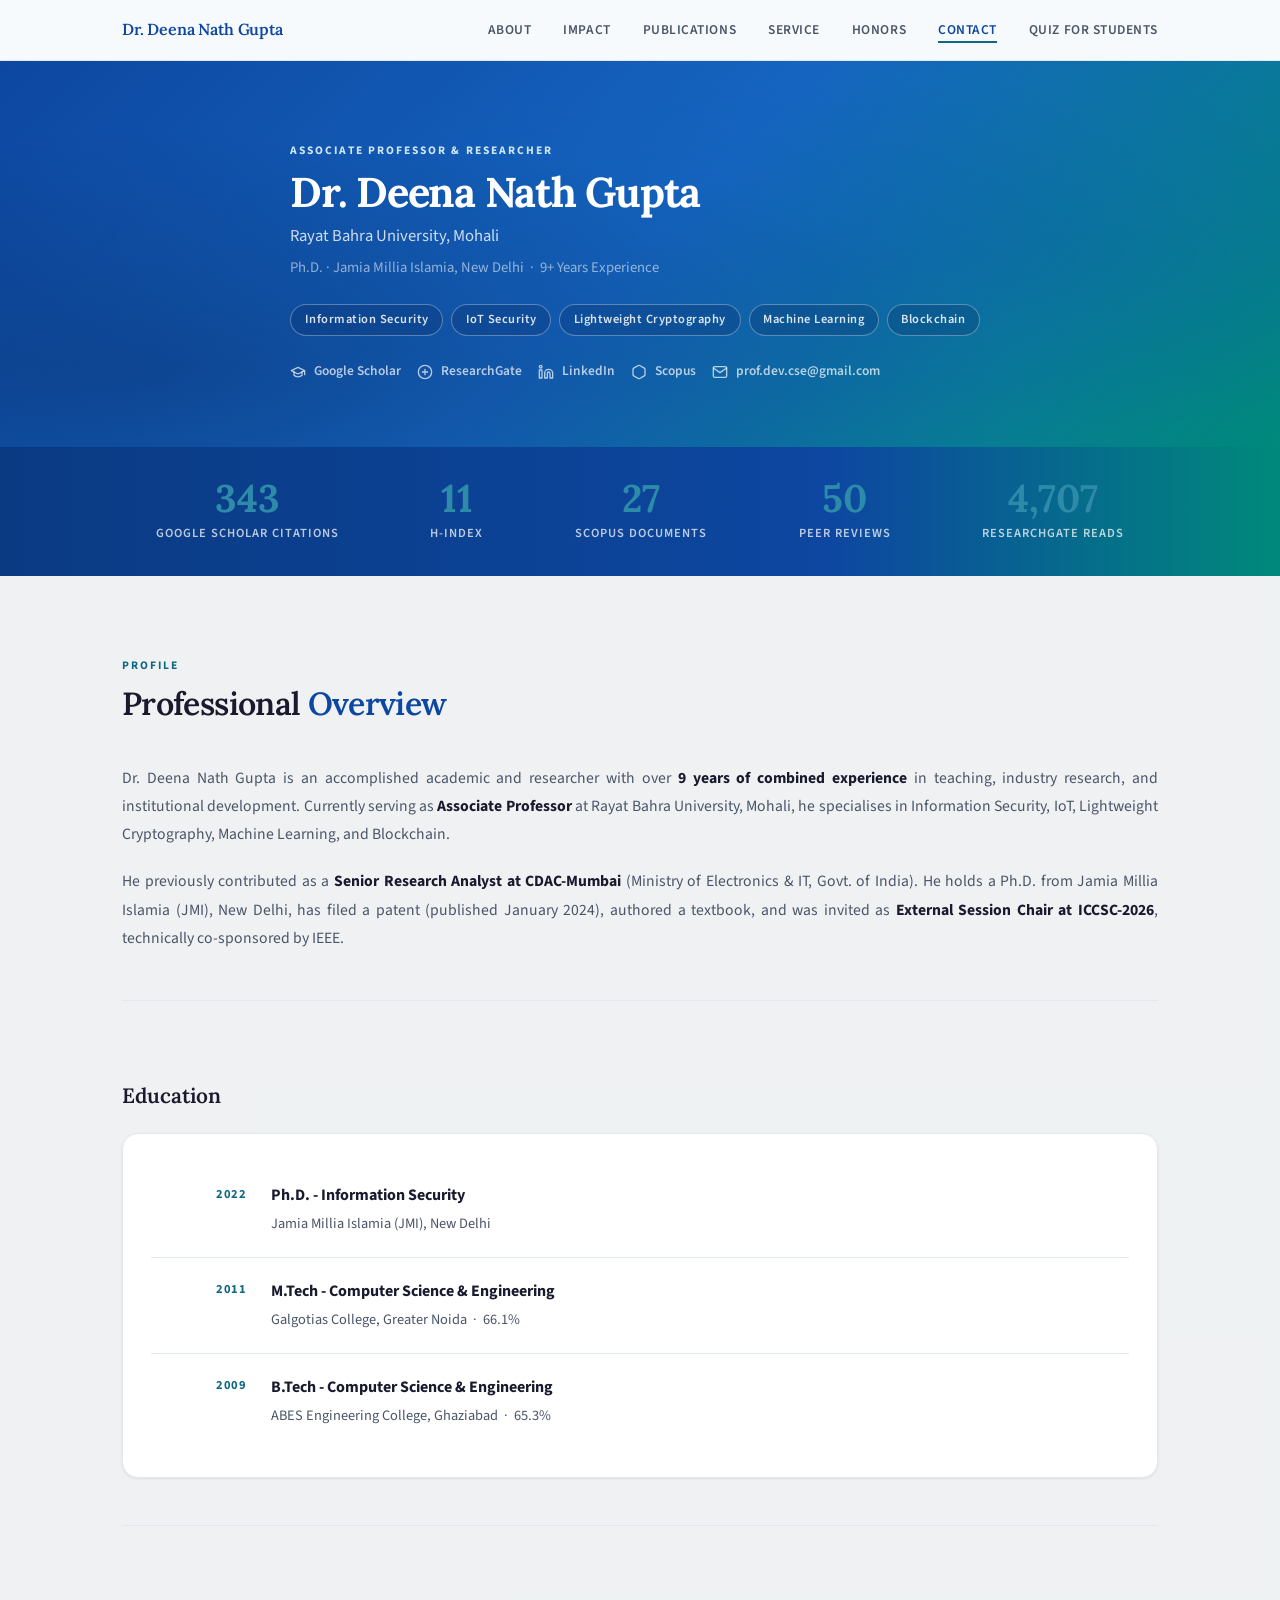
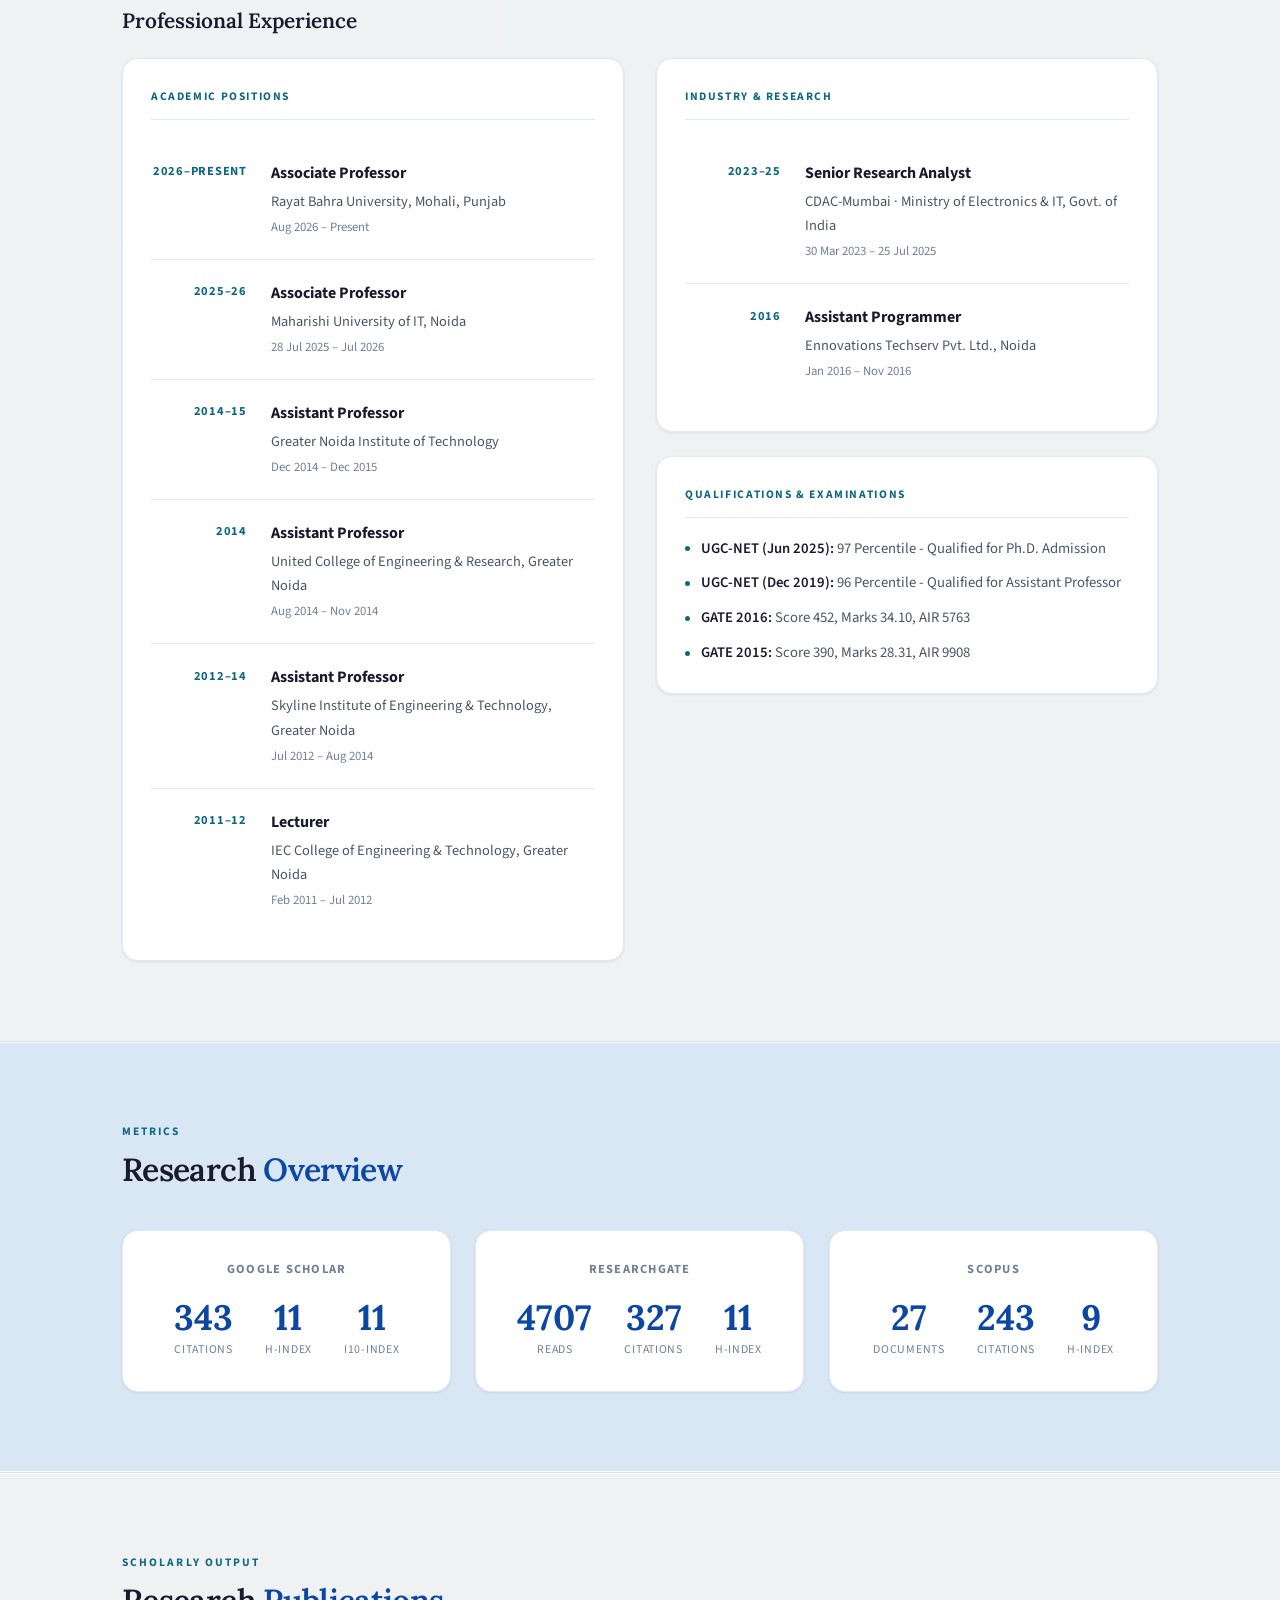
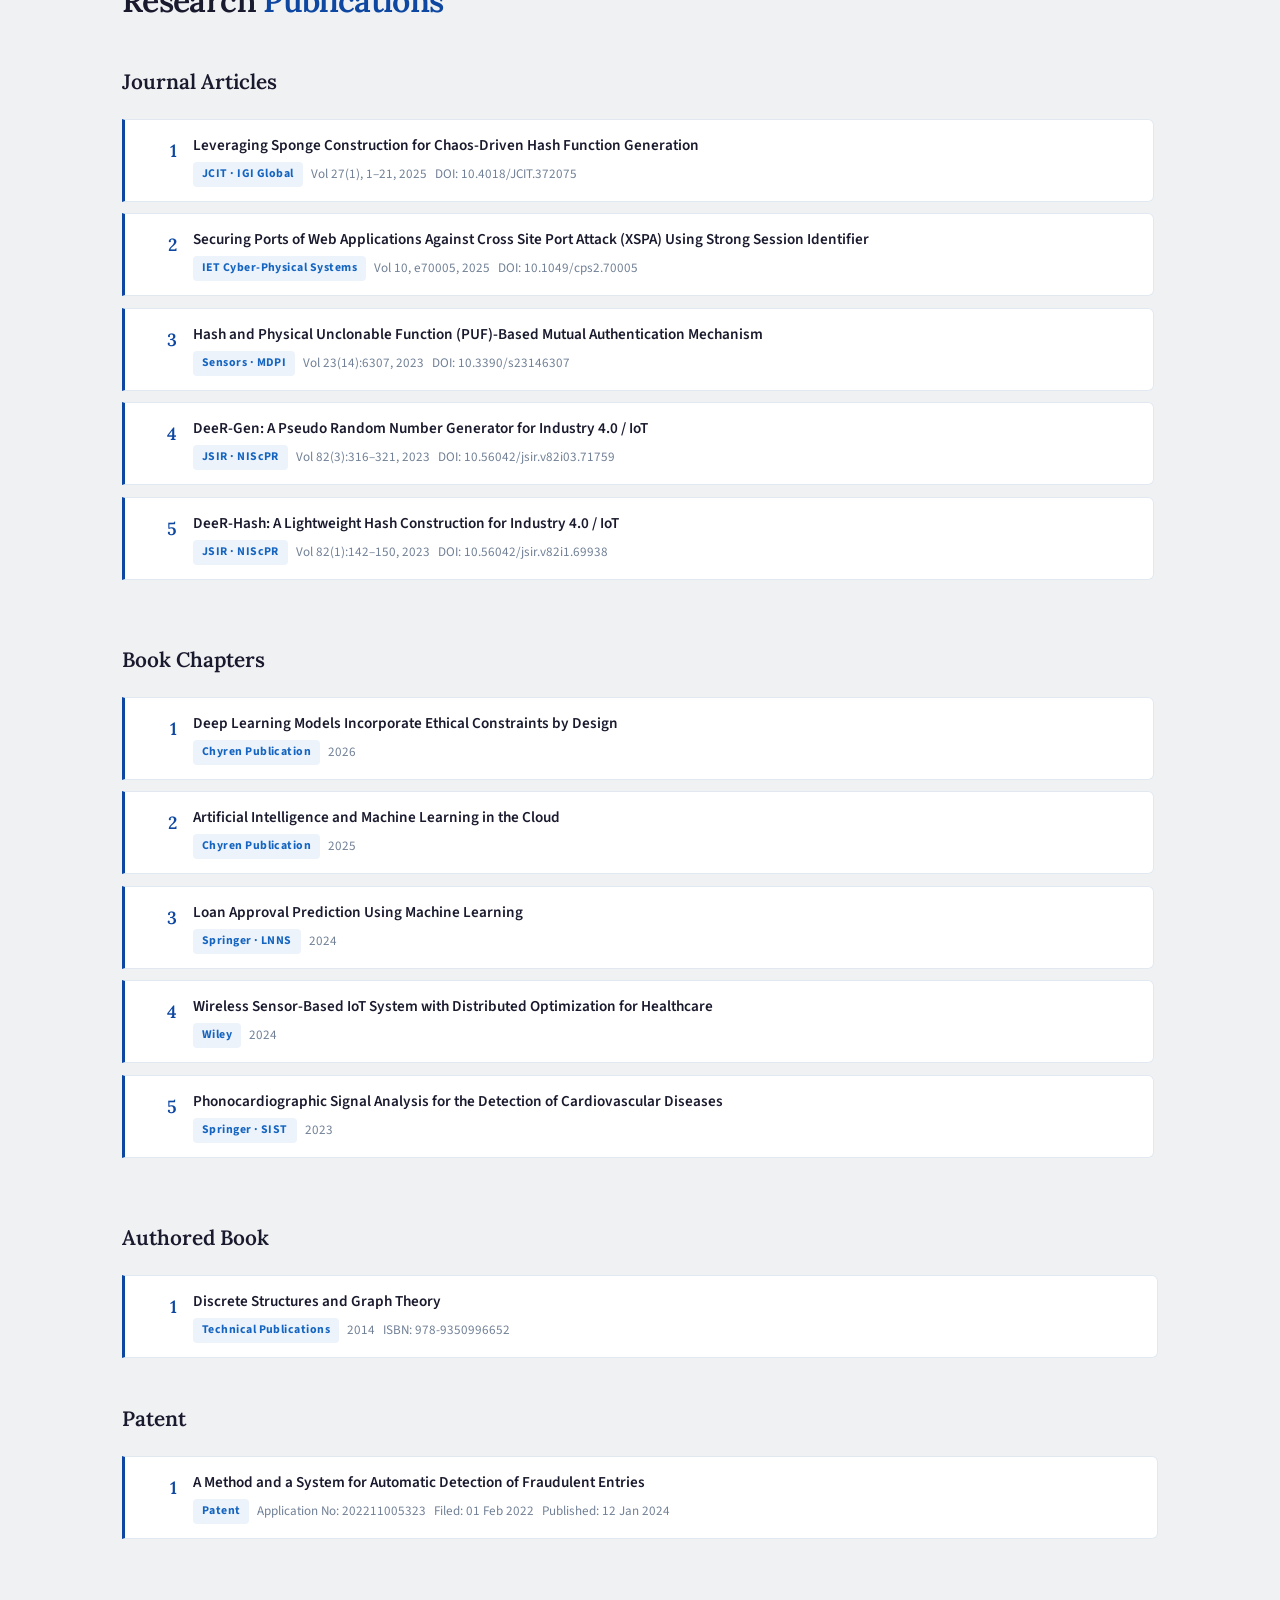
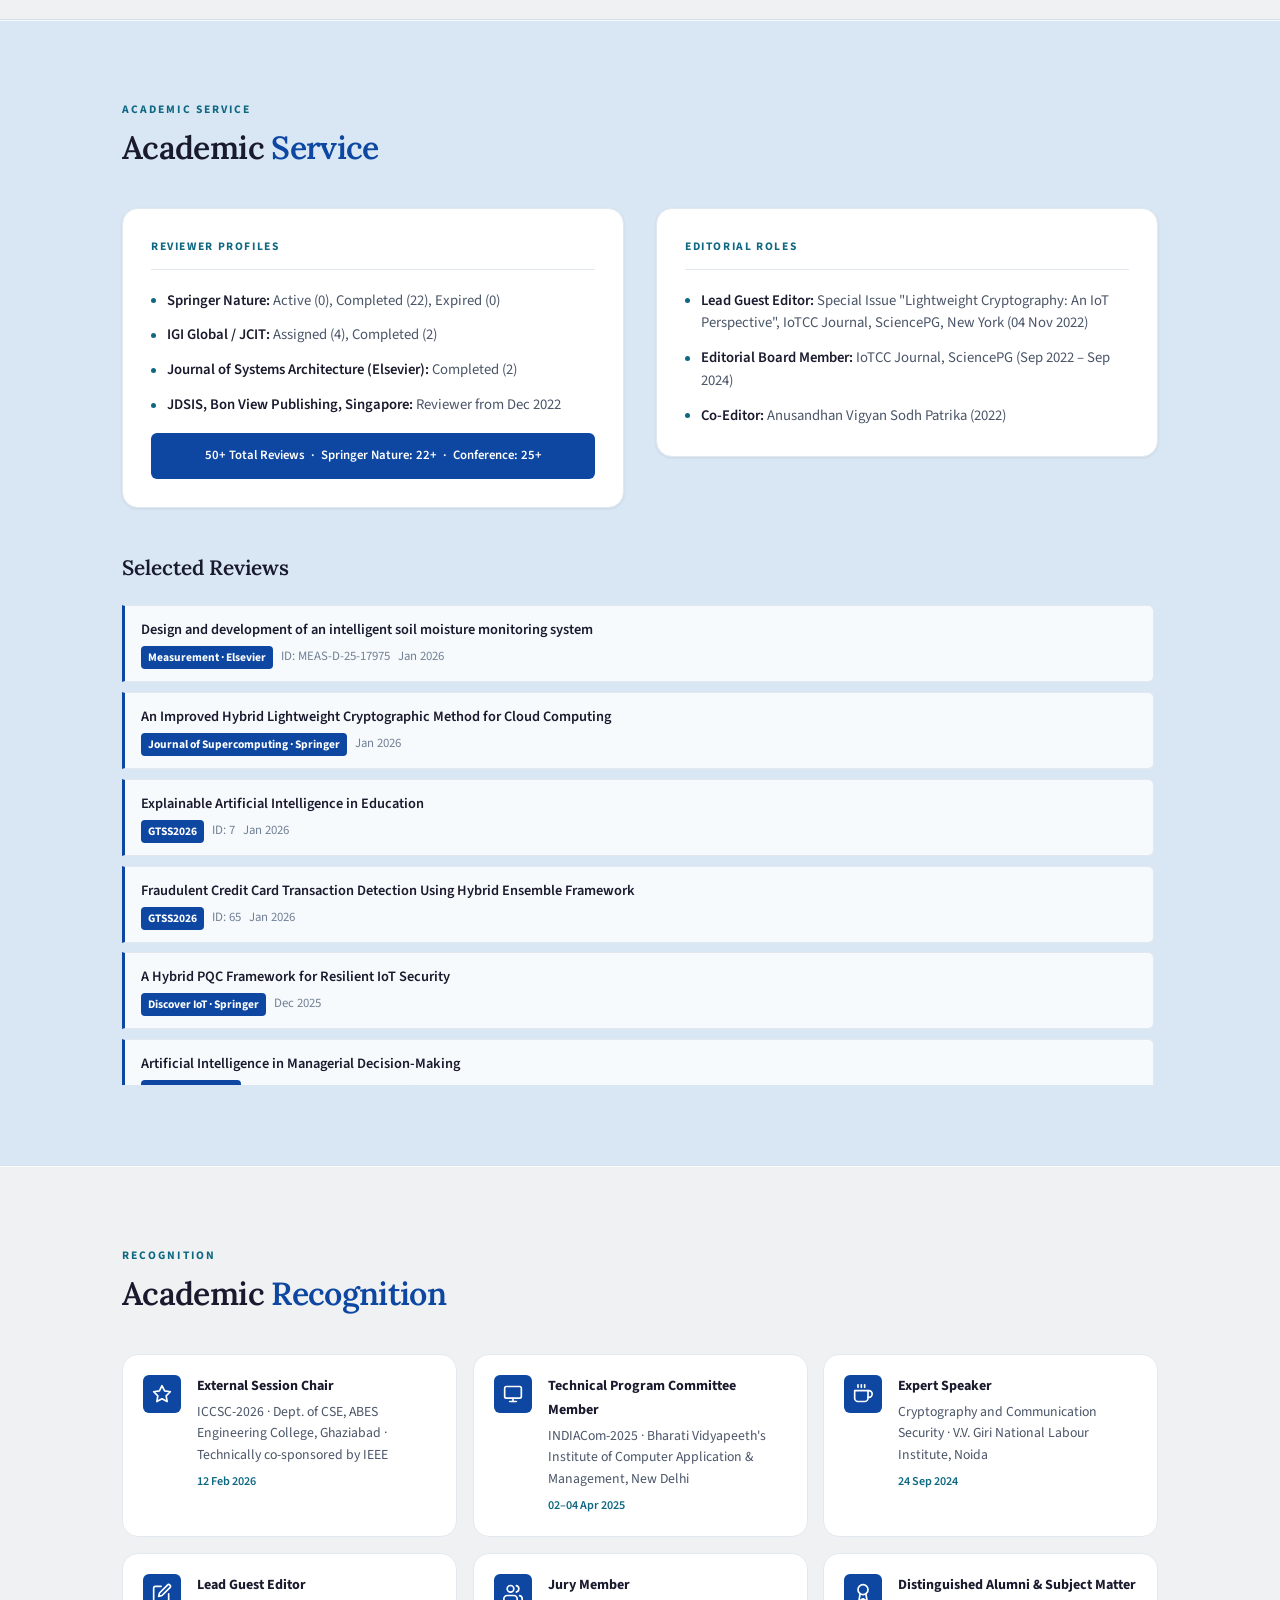
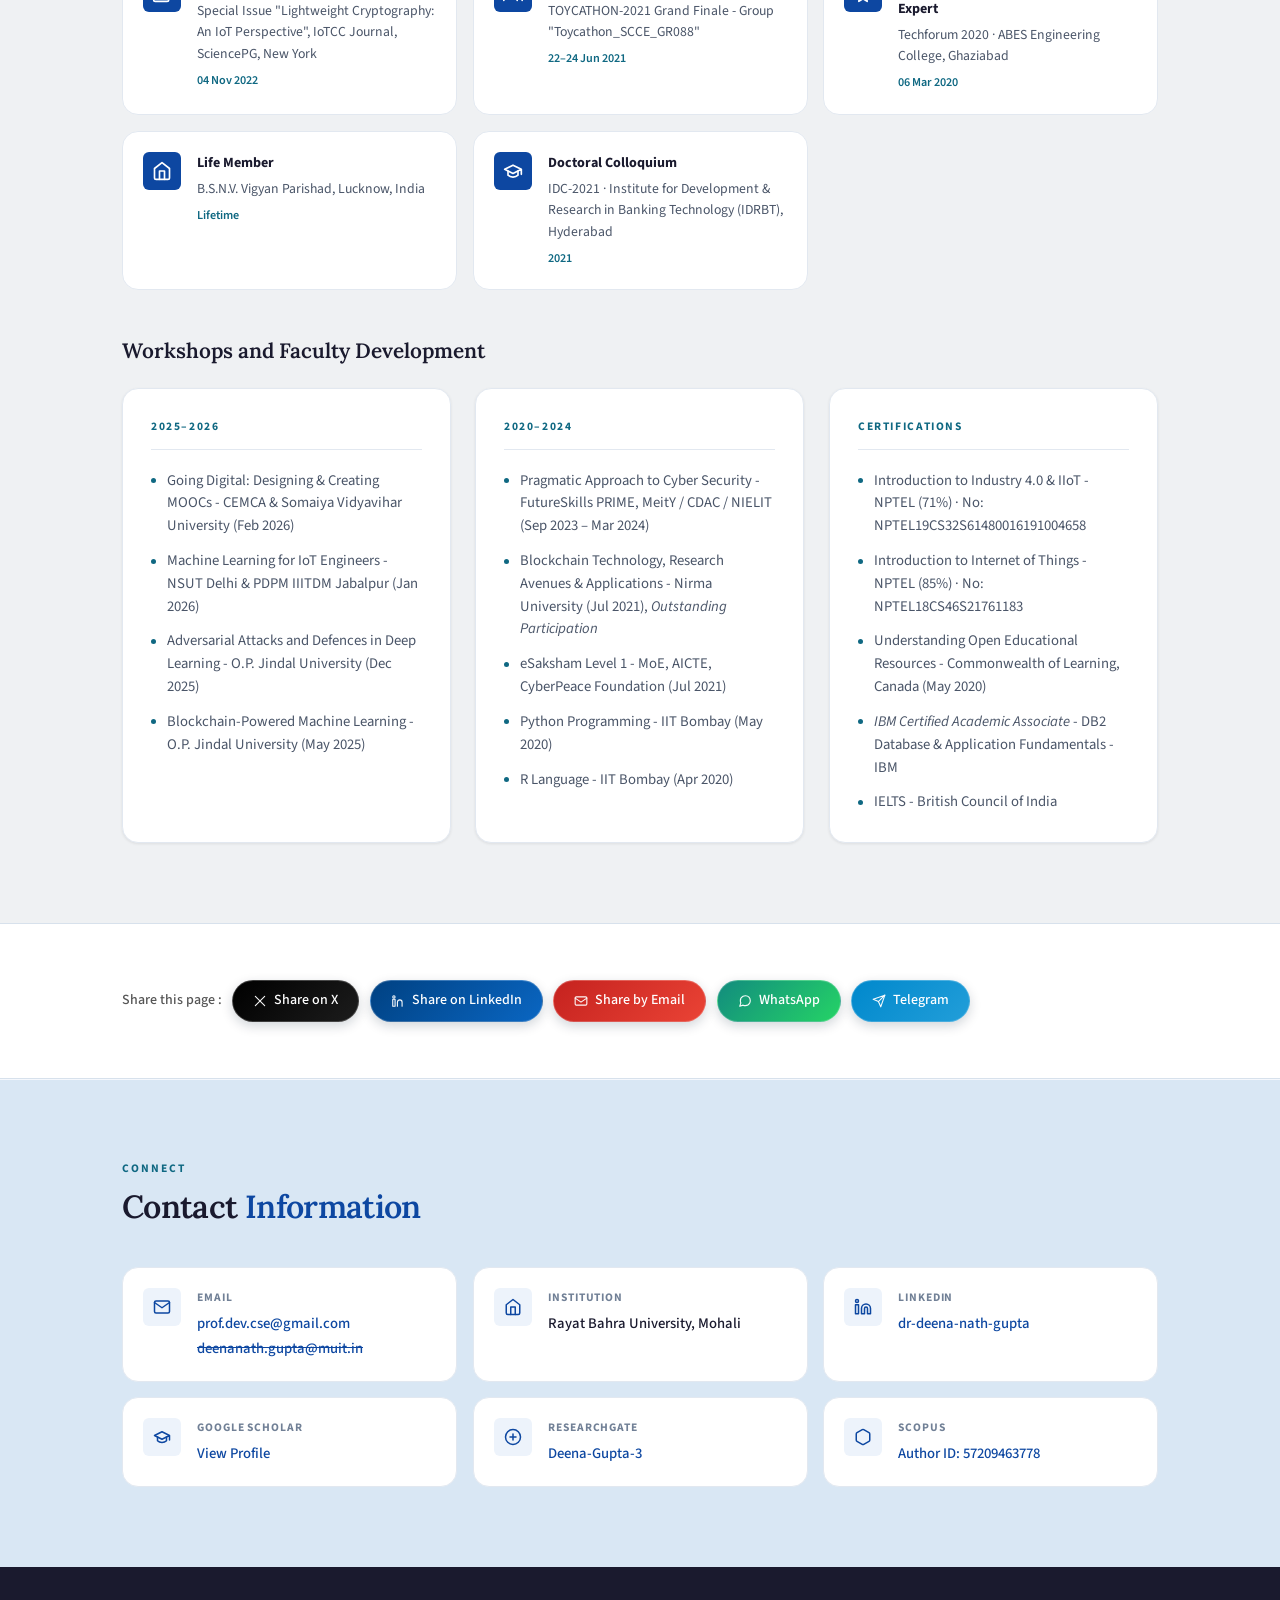
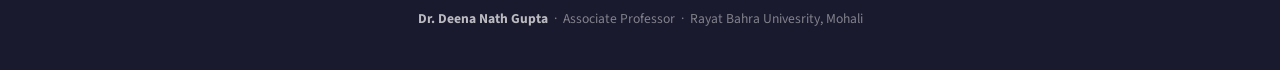
<file: index.html>
<!DOCTYPE html>
<html lang="en">
<head>
  <meta charset="UTF-8"/>
  <!-- Google tag (gtag.js) -->
<script async src="https://www.googletagmanager.com/gtag/js?id=G-7DKLQ8GG6H"></script>
<script>
  window.dataLayer = window.dataLayer || [];
  function gtag(){dataLayer.push(arguments);}
  gtag('js', new Date());

  gtag('config', 'G-7DKLQ8GG6H');
</script>
  <meta name="viewport" content="width=device-width, initial-scale=1.0"/>
  <meta name="description" content="Portfolio of Dr. Deena Nath Gupta, Associate Professor at Rayat Bahra University, with research publications, teaching, honors, and student resources. PhD from Jamia Millia Islamia (JMI)."/>
  <meta name="keywords" content="Dr Deena Nath Gupta, academic portfolio, Rayat Bahara University, information security, cyber security research, publications, teaching, reviewer, computer science faculty"/>
  <meta name="robots" content="index, follow, max-image-preview:large"/>
  <meta name="author" content="Dr. Deena Nath Gupta"/>
  <meta name="theme-color" content="#0d47a1"/>
  <meta property="og:type" content="website"/>
  <meta property="og:locale" content="en_US"/>
  <meta property="og:site_name" content="Dr. Deena Nath Gupta Academic Portfolio"/>
  <meta property="og:url" content="https://deenanathgupta.in/"/>
  <meta property="og:title" content="Dr. Deena Nath Gupta | Associate Professor | PhD (JMI)"/>
  <meta property="og:description" content="Portfolio of Dr. Deena Nath Gupta, Associate Professor at RBU Mohali, with research publications, teaching, honors, and student resources. PhD from Jamia Millia Islamia (JMI)."/>
  <meta property="og:image" content="https://deenanathgupta.in/og-image.jpg"/>
  <meta property="og:image:alt" content="Dr. Deena Nath Gupta Academic Portfolio"/>
  <meta name="twitter:card" content="summary_large_image"/>
  <meta name="twitter:title" content="Dr. Deena Nath Gupta | Associate Professor | RBU | PhD (JMI)"/>
  <meta name="twitter:description" content="Portfolio of Dr. Deena Nath Gupta, Associate Professor at RBU Mohali, with research publications, teaching, honors, and student resources. PhD from Jamia Millia Islamia (JMI)."/>
  <meta name="twitter:image" content="https://deenanathgupta.in/og-image.jpg"/>
  <link rel="canonical" href="https://deenanathgupta.in/"/>
  <link rel="alternate" hreflang="en" href="https://deenanathgupta.in/"/>
  <link rel="alternate" hreflang="x-default" href="https://deenanathgupta.in/"/>
  <link rel="icon" href="/favicon.ico" sizes="any">
<link rel="icon" type="image/png" sizes="32x32" href="/favicon-32x32.png">
<link rel="icon" type="image/png" sizes="16x16" href="/favicon-16x16.png">
<link rel="apple-touch-icon" href="/apple-touch-icon.png" sizes="180x180">
<link rel="icon" type="image/png" sizes="192x192" href="/android-chrome-192x192.png">
<link rel="icon" type="image/png" sizes="512x512" href="/android-chrome-512x512.png">
<link rel="manifest" href="/site.webmanifest">
  <title>Dr. Deena Nath Gupta | Associate Professor | RBU | PhD (JMI)</title>
  <link rel="preconnect" href="https://fonts.googleapis.com"/>
  <link rel="preconnect" href="https://fonts.gstatic.com" crossorigin/>
  <link href="https://fonts.googleapis.com/css2?family=Lora:ital,wght@0,400;0,500;0,600;0,700;1,400&family=Source+Sans+3:wght@400;500;600;700&display=swap" rel="stylesheet"/>
  <script type="application/ld+json">
    {
      "@context": "https://schema.org",
      "@type": "Person",
      "name": "Dr. Deena Nath Gupta",
      "jobTitle": "Associate Professor",
      "description": "Academic portfolio of Dr. Deena Nath Gupta, Information Security researcher.",
      "affiliation": {
        "@type": "CollegeOrUniversity",
        "name": "Rayat Bahra University, Mohali, Punjab, India"
      },
      "alumniOf": {
        "@type": "CollegeOrUniversity",
        "name": "Jamia Millia Islamia, New Delhi"
      },
      "sameAs": [
        "https://scholar.google.com/citations?user=XgmzOaIAAAAJ",
        "https://www.researchgate.net/profile/Deena-Gupta-3",
        "https://www.linkedin.com/in/dr-deena-nath-gupta-175712178/",
        "https://www.scopus.com/authid/detail.uri?authorId=57209463778"
      ]
    }
  </script>
  <link rel="stylesheet" href="styles.css?v=20260416">
  <link rel="stylesheet" href="nav-mobile.css?v=20260416">
</head>
<body>

<!-- ─── NAV ──────────────────────────────────────────────── -->
<nav class="nav" id="nav">
  <div class="nav-inner">
    <span class="nav-brand">Dr. Deena Nath Gupta</span>
    <ul class="nav-links">
      <li><a href="#about">About</a></li>
      <li><a href="#impact">Impact</a></li>
      <li><a href="#publications">Publications</a></li>
      <li><a href="#service">Service</a></li>
      <li><a href="#honors">Honors</a></li>
      <li><a href="#contact">Contact</a></li>
      <li><a href="quizzes.html">Quiz for Students</a></li>
    </ul>
    <button class="nav-hamburger" id="navHamburger" aria-label="Open navigation menu" aria-expanded="false" aria-controls="navSidebar">
      <span></span><span></span><span></span>
    </button>
  </div>
</nav>

<!-- Off-canvas sidebar -->
<div class="nav-sidebar" id="navSidebar" role="dialog" aria-modal="true" aria-label="Navigation" aria-hidden="true">
  <div class="nav-sidebar-header">
    <span class="nav-sidebar-title">Navigation</span>
    <button class="nav-sidebar-close" id="navSidebarClose" aria-label="Close navigation menu">&#10005;</button>
  </div>
  <nav>
    <ul>
      <li><a href="#about">About</a></li>
      <li><a href="#impact">Impact</a></li>
      <li><a href="#publications">Publications</a></li>
      <li><a href="#service">Service</a></li>
      <li><a href="#honors">Honors</a></li>
      <li><a href="#contact">Contact</a></li>
      <li><a href="quizzes.html">Quiz for Students</a></li>
    </ul>
  </nav>
</div>
<div class="nav-overlay" id="navOverlay" aria-hidden="true"></div>

<!-- ─── HERO ──────────────────────────────────────────────── -->
<header class="hero">
  <div class="wrap">
    <div class="hero-grid">
      <div class="hero-monogram animate delay-1"><img src="./android-chrome-512x512.png" alt="Dr. Deena Nath Gupta"></div>
      <div>
        <p class="hero-sup animate delay-1">Associate Professor &amp; Researcher</p>
        <h1 class="hero-name animate delay-2">Dr. Deena Nath Gupta</h1>
        <p class="hero-role animate delay-2">Rayat Bahra University, Mohali</p>
        <p class="hero-inst animate delay-3">Ph.D. · Jamia Millia Islamia, New Delhi &nbsp;·&nbsp; 9+ Years Experience</p>
        <div class="chip-row animate delay-3">
          <span class="chip">Information Security</span>
          <span class="chip">IoT Security</span>
          <span class="chip">Lightweight Cryptography</span>
          <span class="chip">Machine Learning</span>
          <span class="chip">Blockchain</span>
        </div>
        <div class="hero-links animate delay-4">
          <a class="hero-link" href="https://scholar.google.com/citations?user=XgmzOaIAAAAJ" target="_blank">
            <!-- Scholar icon -->
            <svg width="16" height="16" viewBox="0 0 24 24" fill="none" stroke="currentColor" stroke-width="2" stroke-linecap="round" stroke-linejoin="round"><path d="M22 10v6M2 10l10-5 10 5-10 5z"/><path d="M6 12v5c3 3 9 3 12 0v-5"/></svg>
            Google Scholar
          </a>
          <a class="hero-link" href="https://www.researchgate.net/profile/Deena-Gupta-3" target="_blank">
            <!-- ResearchGate icon -->
            <svg width="16" height="16" viewBox="0 0 24 24" fill="none" stroke="currentColor" stroke-width="2" stroke-linecap="round" stroke-linejoin="round"><circle cx="12" cy="12" r="10"/><path d="M12 8v8M8 12h8"/></svg>
            ResearchGate
          </a>
          <a class="hero-link" href="https://www.linkedin.com/in/dr-deena-nath-gupta-175712178/" target="_blank">
            <!-- LinkedIn icon -->
            <svg width="16" height="16" viewBox="0 0 24 24" fill="none" stroke="currentColor" stroke-width="2" stroke-linecap="round" stroke-linejoin="round"><path d="M16 8a6 6 0 0 1 6 6v7h-4v-7a2 2 0 0 0-2-2 2 2 0 0 0-2 2v7h-4v-7a6 6 0 0 1 6-6z"/><rect x="2" y="9" width="4" height="12"/><circle cx="4" cy="4" r="2"/></svg>
            LinkedIn
          </a>
          <a class="hero-link" href="https://www.scopus.com/authid/detail.uri?authorId=57209463778" target="_blank">
            <!-- Scopus icon -->
            <svg width="16" height="16" viewBox="0 0 24 24" fill="none" stroke="currentColor" stroke-width="2" stroke-linecap="round" stroke-linejoin="round"><path d="M21 16V8a2 2 0 0 0-1-1.73l-7-4a2 2 0 0 0-2 0l-7 4A2 2 0 0 0 3 8v8a2 2 0 0 0 1 1.73l7 4a2 2 0 0 0 2 0l7-4A2 2 0 0 0 21 16z"/></svg>
            Scopus
          </a>
          <a class="hero-link" href="mailto:prof.dev.cse@gmail.com">
            <svg width="16" height="16" viewBox="0 0 24 24" fill="none" stroke="currentColor" stroke-width="2" stroke-linecap="round" stroke-linejoin="round"><path d="M4 4h16c1.1 0 2 .9 2 2v12c0 1.1-.9 2-2 2H4c-1.1 0-2-.9-2-2V6c0-1.1.9-2 2-2z"/><polyline points="22,6 12,13 2,6"/></svg>
            prof.dev.cse@gmail.com
          </a>
        </div>
      </div>
    </div>
  </div>
</header>

<!-- ─── STATS BAR ─────────────────────────────────────────── -->
<div class="stats-bar">
  <div class="wrap">
    <div class="stats-inner">
      <div class="stat-item">
        <div class="stat-val" data-count="343">0</div>
        <div class="stat-lbl">Google Scholar Citations</div>
      </div>
      <div class="stat-item">
        <div class="stat-val" data-count="11">0</div>
        <div class="stat-lbl">h-index</div>
      </div>
      <div class="stat-item">
        <div class="stat-val" data-count="27">0</div>
        <div class="stat-lbl">Scopus Documents</div>
      </div>
      <div class="stat-item">
        <div class="stat-val" data-count="50">0</div>
        <div class="stat-lbl">Peer Reviews</div>
      </div>
      <div class="stat-item">
        <div class="stat-val" data-count="4707">0</div>
        <div class="stat-lbl">ResearchGate Reads</div>
      </div>
    </div>
  </div>
</div>

<!-- ─── ABOUT ──────────────────────────────────────────────── -->
<section id="about" class="section">
  <div class="wrap">
    <p class="eyebrow">Profile</p>
    <h2 class="section-title">Professional <span>Overview</span></h2>
    <p class="summary-text">
      Dr. Deena Nath Gupta is an accomplished academic and researcher with over <strong class="summary-strong">9 years of combined experience</strong> in teaching, industry research, and institutional development. Currently serving as <strong class="summary-strong">Associate Professor</strong> at Rayat Bahra University, Mohali, he specialises in Information Security, IoT, Lightweight Cryptography, Machine Learning, and Blockchain.
    </p>
    <p class="summary-text">
      He previously contributed as a <strong class="summary-strong">Senior Research Analyst at CDAC-Mumbai</strong> (Ministry of Electronics &amp; IT, Govt. of India). He holds a Ph.D. from Jamia Millia Islamia (JMI), New Delhi, has filed a patent (published January 2024), authored a textbook, and was invited as <strong class="summary-strong">External Session Chair at ICCSC-2026</strong>, technically co-sponsored by IEEE.
    </p>

    <div class="sub-section">
      <h3 class="section-subtitle">Education</h3>
      <div class="card">
        <div class="timeline">
          <div class="tl-item">
            <div class="tl-year">2022</div>
            <div class="tl-body">
                <div class="tl-title">Ph.D. - Information Security</div>
              <div class="tl-sub">Jamia Millia Islamia (JMI), New Delhi</div>
            </div>
          </div>
          <div class="tl-item">
            <div class="tl-year">2011</div>
            <div class="tl-body">
                <div class="tl-title">M.Tech - Computer Science &amp; Engineering</div>
              <div class="tl-sub">Galgotias College, Greater Noida &nbsp;·&nbsp; 66.1%</div>
            </div>
          </div>
          <div class="tl-item">
            <div class="tl-year">2009</div>
            <div class="tl-body">
                <div class="tl-title">B.Tech - Computer Science &amp; Engineering</div>
              <div class="tl-sub">ABES Engineering College, Ghaziabad &nbsp;·&nbsp; 65.3%</div>
            </div>
          </div>
        </div>
      </div>
    </div>

    <div class="sub-section">
    <h3 class="section-subtitle">Professional Experience</h3>
    <div class="col-2">
      <div class="card">
        <div class="card-head">Academic Positions</div>
        <div class="timeline">
          <div class="tl-item">
            <div class="tl-year">2026–Present</div>
            <div class="tl-body">
              <div class="tl-title">Associate Professor</div>
              <div class="tl-sub">Rayat Bahra University, Mohali, Punjab</div>
              <div class="tl-period">Aug 2026 – Present</div>
            </div>
          </div>
          <div class="tl-item">
            <div class="tl-year">2025–26</div>
            <div class="tl-body">
              <div class="tl-title">Associate Professor</div>
              <div class="tl-sub">Maharishi University of IT, Noida</div>
              <div class="tl-period">28 Jul 2025 – Jul 2026</div>
            </div>
          </div>
          <div class="tl-item">
            <div class="tl-year">2014–15</div>
            <div class="tl-body">
              <div class="tl-title">Assistant Professor</div>
              <div class="tl-sub">Greater Noida Institute of Technology</div>
              <div class="tl-period">Dec 2014 – Dec 2015</div>
            </div>
          </div>
          <div class="tl-item">
            <div class="tl-year">2014</div>
            <div class="tl-body">
              <div class="tl-title">Assistant Professor</div>
              <div class="tl-sub">United College of Engineering &amp; Research, Greater Noida</div>
              <div class="tl-period">Aug 2014 – Nov 2014</div>
            </div>
          </div>
          <div class="tl-item">
            <div class="tl-year">2012–14</div>
            <div class="tl-body">
              <div class="tl-title">Assistant Professor</div>
              <div class="tl-sub">Skyline Institute of Engineering &amp; Technology, Greater Noida</div>
              <div class="tl-period">Jul 2012 – Aug 2014</div>
            </div>
          </div>
          <div class="tl-item">
            <div class="tl-year">2011–12</div>
            <div class="tl-body">
              <div class="tl-title">Lecturer</div>
              <div class="tl-sub">IEC College of Engineering &amp; Technology, Greater Noida</div>
              <div class="tl-period">Feb 2011 – Jul 2012</div>
            </div>
          </div>
        </div>
      </div>
      <div>
        <div class="card stack-gap">
          <div class="card-head">Industry &amp; Research</div>
          <div class="timeline">
            <div class="tl-item">
              <div class="tl-year">2023–25</div>
              <div class="tl-body">
                <div class="tl-title">Senior Research Analyst</div>
                <div class="tl-sub">CDAC-Mumbai · Ministry of Electronics &amp; IT, Govt. of India</div>
                <div class="tl-period">30 Mar 2023 – 25 Jul 2025</div>
              </div>
            </div>
            <div class="tl-item">
              <div class="tl-year">2016</div>
              <div class="tl-body">
                <div class="tl-title">Assistant Programmer</div>
                <div class="tl-sub">Ennovations Techserv Pvt. Ltd., Noida</div>
                <div class="tl-period">Jan 2016 – Nov 2016</div>
              </div>
            </div>
          </div>
        </div>
        <div class="card">
          <div class="card-head">Qualifications &amp; Examinations</div>
          <ul class="dot-list">
            <li><strong>UGC-NET (Jun 2025):</strong> 97 Percentile - Qualified for Ph.D. Admission</li>
            <li><strong>UGC-NET (Dec 2019):</strong> 96 Percentile - Qualified for Assistant Professor</li>
            <li><strong>GATE 2016:</strong> Score 452, Marks 34.10, AIR 5763</li>
            <li><strong>GATE 2015:</strong> Score 390, Marks 28.31, AIR 9908</li>
          </ul>
        </div>
      </div>
    </div>
    </div>
  </div>
</section>

<!-- ─── IMPACT ─────────────────────────────────────────────── -->
<section id="impact" class="section section--alt">
  <div class="wrap">
    <p class="eyebrow">Metrics</p>
    <h2 class="section-title">Research <span>Overview</span></h2>
    <div class="metrics-row">
      <div class="metric-card">
        <div class="metric-platform">Google Scholar</div>
        <div class="metric-inner">
          <div><span class="metric-val">343</span><span class="metric-lbl">Citations</span></div>
          <div><span class="metric-val">11</span><span class="metric-lbl">h-index</span></div>
          <div><span class="metric-val">11</span><span class="metric-lbl">i10-index</span></div>
        </div>
      </div>
      <div class="metric-card">
        <div class="metric-platform">ResearchGate</div>
        <div class="metric-inner">
          <div><span class="metric-val">4707</span><span class="metric-lbl">Reads</span></div>
          <div><span class="metric-val">327</span><span class="metric-lbl">Citations</span></div>
          <div><span class="metric-val">11</span><span class="metric-lbl">h-index</span></div>
        </div>
      </div>
      <div class="metric-card">
        <div class="metric-platform">Scopus</div>
        <div class="metric-inner">
          <div><span class="metric-val">27</span><span class="metric-lbl">Documents</span></div>
          <div><span class="metric-val">243</span><span class="metric-lbl">Citations</span></div>
          <div><span class="metric-val">9</span><span class="metric-lbl">h-index</span></div>
        </div>
      </div>
    </div>
  </div>
</section>

<!-- ─── PUBLICATIONS ───────────────────────────────────────── -->
<section id="publications" class="section">
  <div class="wrap">
    <p class="eyebrow">Scholarly Output</p>
    <h2 class="section-title">Research <span>Publications</span></h2>
    <!-- Journal Articles -->
    <h3 class="section-subtitle">Journal Articles</h3>
    <div class="scroll-box">
      <div class="pub-list">
        <div class="pub-item">
          <div class="pub-num">1</div>
          <div>
            <div class="pub-title">Leveraging Sponge Construction for Chaos-Driven Hash Function Generation</div>
            <div class="pub-meta">
              <span class="pub-badge">JCIT · IGI Global</span>
              <span>Vol 27(1), 1–21, 2025</span>
              <span>DOI: 10.4018/JCIT.372075</span>
            </div>
          </div>
        </div>
        <div class="pub-item">
          <div class="pub-num">2</div>
          <div>
            <div class="pub-title">Securing Ports of Web Applications Against Cross Site Port Attack (XSPA) Using Strong Session Identifier</div>
            <div class="pub-meta">
              <span class="pub-badge">IET Cyber-Physical Systems</span>
              <span>Vol 10, e70005, 2025</span>
              <span>DOI: 10.1049/cps2.70005</span>
            </div>
          </div>
        </div>
        <div class="pub-item">
          <div class="pub-num">3</div>
          <div>
            <div class="pub-title">Hash and Physical Unclonable Function (PUF)-Based Mutual Authentication Mechanism</div>
            <div class="pub-meta">
              <span class="pub-badge">Sensors · MDPI</span>
              <span>Vol 23(14):6307, 2023</span>
              <span>DOI: 10.3390/s23146307</span>
            </div>
          </div>
        </div>
        <div class="pub-item">
          <div class="pub-num">4</div>
          <div>
            <div class="pub-title">DeeR-Gen: A Pseudo Random Number Generator for Industry 4.0 / IoT</div>
            <div class="pub-meta">
              <span class="pub-badge">JSIR · NIScPR</span>
              <span>Vol 82(3):316–321, 2023</span>
              <span>DOI: 10.56042/jsir.v82i03.71759</span>
            </div>
          </div>
        </div>
        <div class="pub-item">
          <div class="pub-num">5</div>
          <div>
            <div class="pub-title">DeeR-Hash: A Lightweight Hash Construction for Industry 4.0 / IoT</div>
            <div class="pub-meta">
              <span class="pub-badge">JSIR · NIScPR</span>
              <span>Vol 82(1):142–150, 2023</span>
              <span>DOI: 10.56042/jsir.v82i1.69938</span>
            </div>
          </div>
        </div>
        <div class="pub-item">
          <div class="pub-num">6</div>
          <div>
            <div class="pub-title">A Deep Journey into Image Enhancement: A Survey of Current and Emerging Trends</div>
            <div class="pub-meta">
              <span class="pub-badge">Information Fusion · Elsevier</span>
              <span>Vol 93:36–76, 2023</span>
              <span>DOI: 10.1016/j.inffus.2022.12.012</span>
            </div>
          </div>
        </div>
        <div class="pub-item">
          <div class="pub-num">7</div>
          <div>
            <div class="pub-title">Implementing Lightweight Cryptography in Enterprises Adopting IoT for IT Transformation</div>
            <div class="pub-meta">
              <span class="pub-badge">ANSDN</span>
              <span>Vol 10(01), 2022</span>
            </div>
          </div>
        </div>
        <div class="pub-item">
          <div class="pub-num">8</div>
          <div>
            <div class="pub-title">Multi-Layer and Clustering-Based Security Implementation for an IoT Environment</div>
            <div class="pub-meta">
              <span class="pub-badge">IJSDA · IGI Global</span>
              <span>Vol 11(2):1–21, 2022</span>
              <span>DOI: 10.4018/IJSDA.20220701.oa3</span>
            </div>
          </div>
        </div>
        <div class="pub-item">
          <div class="pub-num">9</div>
          <div>
            <div class="pub-title">Networking in IoT: Technologies Used, Security Threats and Possible Countermeasures</div>
            <div class="pub-meta">
              <span class="pub-badge">IJSWCC</span>
              <span>Vol 10(1), 2020</span>
              <span>DOI: 10.2174/2210327910666210106090826</span>
            </div>
          </div>
        </div>
        <div class="pub-item">
          <div class="pub-num">10</div>
          <div>
            <div class="pub-title">Lightweight Cryptography: An IoT Perspective</div>
            <div class="pub-meta">
              <span class="pub-badge">IJITEE</span>
              <span>Vol 8(8):700–706, 2019</span>
            </div>
          </div>
        </div>
      </div>
    </div>

    <!-- Book Chapters -->
    <h3 class="section-subtitle">Book Chapters</h3>
    <div class="scroll-box">
      <div class="pub-list">
        <div class="pub-item">
          <div class="pub-num">1</div>
          <div>
            <div class="pub-title">Deep Learning Models Incorporate Ethical Constraints by Design</div>
            <div class="pub-meta"><span class="pub-badge">Chyren Publication</span><span>2026</span></div>
          </div>
        </div>
        <div class="pub-item">
          <div class="pub-num">2</div>
          <div>
            <div class="pub-title">Artificial Intelligence and Machine Learning in the Cloud</div>
            <div class="pub-meta"><span class="pub-badge">Chyren Publication</span><span>2025</span></div>
          </div>
        </div>
        <div class="pub-item">
          <div class="pub-num">3</div>
          <div>
            <div class="pub-title">Loan Approval Prediction Using Machine Learning</div>
            <div class="pub-meta"><span class="pub-badge">Springer · LNNS</span><span>2024</span></div>
          </div>
        </div>
        <div class="pub-item">
          <div class="pub-num">4</div>
          <div>
            <div class="pub-title">Wireless Sensor-Based IoT System with Distributed Optimization for Healthcare</div>
            <div class="pub-meta"><span class="pub-badge">Wiley</span><span>2024</span></div>
          </div>
        </div>
        <div class="pub-item">
          <div class="pub-num">5</div>
          <div>
            <div class="pub-title">Phonocardiographic Signal Analysis for the Detection of Cardiovascular Diseases</div>
            <div class="pub-meta"><span class="pub-badge">Springer · SIST</span><span>2023</span></div>
          </div>
        </div>
        <div class="pub-item">
          <div class="pub-num">6</div>
          <div>
            <div class="pub-title">Integration of Big Data and IoT in the Modern Era</div>
            <div class="pub-meta"><span class="pub-badge">Springer · EAI</span><span>2023</span></div>
          </div>
        </div>
        <div class="pub-item">
          <div class="pub-num">7</div>
          <div>
            <div class="pub-title">An IoT Approach of Managing Smart Healthcare Services</div>
            <div class="pub-meta"><span class="pub-badge">CRC Press</span><span>2022</span></div>
          </div>
        </div>
        <div class="pub-item">
          <div class="pub-num">8</div>
          <div>
            <div class="pub-title">Federated Learning for an IoT Application</div>
            <div class="pub-meta"><span class="pub-badge">Springer</span><span>2022</span></div>
          </div>
        </div>
        <div class="pub-item">
          <div class="pub-num">9</div>
          <div>
            <div class="pub-title">Federated Learning for IoT Devices</div>
            <div class="pub-meta"><span class="pub-badge">Springer</span><span>2022</span></div>
          </div>
        </div>
        <div class="pub-item">
          <div class="pub-num">10</div>
          <div>
            <div class="pub-title">Efficient Encryption Techniques for Data Transmission Through IoT Devices</div>
            <div class="pub-meta"><span class="pub-badge">IGI Global</span><span>2020</span></div>
          </div>
        </div>
      </div>
    </div>

    <!-- Authored Book -->
    <h3 class="section-subtitle">Authored Book</h3>
    <div class="pub-list">
      <div class="pub-item">
        <div class="pub-num">1</div>
        <div>
          <div class="pub-title">Discrete Structures and Graph Theory</div>
          <div class="pub-meta">
            <span class="pub-badge">Technical Publications</span>
            <span>2014</span>
            <span>ISBN: 978-9350996652</span>
          </div>
        </div>
      </div>
    </div>

    <!-- Patent -->
    <h3 class="section-subtitle">Patent</h3>
    <div class="pub-list">
      <div class="pub-item">
        <div class="pub-num">1</div>
        <div>
          <div class="pub-title">A Method and a System for Automatic Detection of Fraudulent Entries</div>
          <div class="pub-meta">
            <span class="pub-badge">Patent</span>
            <span>Application No: 202211005323</span>
            <span>Filed: 01 Feb 2022</span>
            <span>Published: 12 Jan 2024</span>
          </div>
        </div>
      </div>
    </div>

  </div>
</section>

<!-- ─── SERVICE ────────────────────────────────────────────── -->
<section id="service" class="section section--alt">
  <div class="wrap">
    <p class="eyebrow">Academic Service</p>
    <h2 class="section-title">Academic <span>Service</span></h2>

    <div class="col-2 section-block-gap">
      <div class="card">
        <div class="card-head">Reviewer Profiles</div>
        <ul class="dot-list">
          <li><strong>Springer Nature:</strong> Active (0), Completed (22), Expired (0)</li>
          <li><strong>IGI Global / JCIT:</strong> Assigned (4), Completed (2)</li>
          <li><strong>Journal of Systems Architecture (Elsevier):</strong> Completed (2)</li>
          <li><strong>JDSIS, Bon View Publishing, Singapore:</strong> Reviewer from Dec 2022</li>
        </ul>
        <div class="service-highlight">
          50+ Total Reviews &nbsp;·&nbsp; Springer Nature: 22+ &nbsp;·&nbsp; Conference: 25+
        </div>
      </div>
      <div class="card">
        <div class="card-head">Editorial Roles</div>
        <ul class="dot-list">
          <li><strong>Lead Guest Editor:</strong> Special Issue "Lightweight Cryptography: An IoT Perspective", IoTCC Journal, SciencePG, New York (04 Nov 2022)</li>
          <li><strong>Editorial Board Member:</strong> IoTCC Journal, SciencePG (Sep 2022 – Sep 2024)</li>
          <li><strong>Co-Editor:</strong> Anusandhan Vigyan Sodh Patrika (2022)</li>
        </ul>
      </div>
    </div>

    <h3 class="section-subtitle">Selected Reviews</h3>
    <div class="scroll-box">
      <div class="review-list">
        <div class="review-item">
          <div class="review-title">Design and development of an intelligent soil moisture monitoring system</div>
          <div class="review-meta"><span class="r-badge">Measurement · Elsevier</span><span>ID: MEAS-D-25-17975</span><span>Jan 2026</span></div>
        </div>
        <div class="review-item">
          <div class="review-title">An Improved Hybrid Lightweight Cryptographic Method for Cloud Computing</div>
          <div class="review-meta"><span class="r-badge">Journal of Supercomputing · Springer</span><span>Jan 2026</span></div>
        </div>
        <div class="review-item">
          <div class="review-title">Explainable Artificial Intelligence in Education</div>
          <div class="review-meta"><span class="r-badge">GTSS2026</span><span>ID: 7</span><span>Jan 2026</span></div>
        </div>
        <div class="review-item">
          <div class="review-title">Fraudulent Credit Card Transaction Detection Using Hybrid Ensemble Framework</div>
          <div class="review-meta"><span class="r-badge">GTSS2026</span><span>ID: 65</span><span>Jan 2026</span></div>
        </div>
        <div class="review-item">
          <div class="review-title">A Hybrid PQC Framework for Resilient IoT Security</div>
          <div class="review-meta"><span class="r-badge">Discover IoT · Springer</span><span>Dec 2025</span></div>
        </div>
        <div class="review-item">
          <div class="review-title">Artificial Intelligence in Managerial Decision-Making</div>
          <div class="review-meta"><span class="r-badge">Heliyon · Elsevier</span><span>ID: HELIYON-D-24-67498R1</span><span>Jul 2025</span></div>
        </div>
        <div class="review-item">
          <div class="review-title">Engineering SRAM-PUF on a Resource-Constrained Microcontroller</div>
          <div class="review-meta"><span class="r-badge">JSA · Elsevier</span><span>ID: JSA-D-24-01101</span><span>Feb 2025</span></div>
        </div>
        <div class="review-item">
          <div class="review-title">Energy Efficient Trust Aware Secure Routing Algorithm for WSN</div>
          <div class="review-meta"><span class="r-badge">Scientific Reports · Springer</span><span>Mar 2025</span></div>
        </div>
        <div class="review-item">
          <div class="review-title">A Conditional Privacy-Preserving Authentication Framework for IoV</div>
          <div class="review-meta"><span class="r-badge">CMC · Tech Science Press</span><span>ID: CMC 38404</span><span>Dec 2022</span></div>
        </div>
        <div class="review-item">
          <div class="review-title">Federated Learning Model for Credit Card Fraud Detection</div>
          <div class="review-meta"><span class="r-badge">CMC · Tech Science Press</span><span>ID: CMC 36686</span><span>Nov 2022</span></div>
        </div>
      </div>
    </div>
  </div>
</section>

<!-- ─── HONORS ─────────────────────────────────────────────── -->
<section id="honors" class="section">
  <div class="wrap">
    <p class="eyebrow">Recognition</p>
    <h2 class="section-title">Academic <span>Recognition</span></h2>
    <div class="honor-grid">

      <div class="honor-card">
        <div class="honor-ico">
          <svg width="20" height="20" viewBox="0 0 24 24" fill="none" stroke="currentColor" stroke-width="2" stroke-linecap="round" stroke-linejoin="round"><polygon points="12 2 15.09 8.26 22 9.27 17 14.14 18.18 21.02 12 17.77 5.82 21.02 7 14.14 2 9.27 8.91 8.26 12 2"/></svg>
        </div>
        <div>
          <div class="honor-title">External Session Chair</div>
          <div class="honor-desc"><span class="institution">ICCSC-2026</span> · Dept. of CSE, <span class="institution">ABES Engineering College, Ghaziabad</span> · Technically co-sponsored by <span class="institution">IEEE</span></div>
          <div class="honor-date">12 Feb 2026</div>
        </div>
      </div>

      <div class="honor-card">
        <div class="honor-ico">
          <svg width="20" height="20" viewBox="0 0 24 24" fill="none" stroke="currentColor" stroke-width="2" stroke-linecap="round" stroke-linejoin="round"><rect x="2" y="3" width="20" height="14" rx="2" ry="2"/><line x1="8" y1="21" x2="16" y2="21"/><line x1="12" y1="17" x2="12" y2="21"/></svg>
        </div>
        <div>
          <div class="honor-title">Technical Program Committee Member</div>
          <div class="honor-desc"><span class="institution">INDIACom-2025</span> · <span class="institution">Bharati Vidyapeeth's Institute of Computer Application &amp; Management, New Delhi</span></div>
          <div class="honor-date">02–04 Apr 2025</div>
        </div>
      </div>

      <div class="honor-card">
        <div class="honor-ico">
          <svg width="20" height="20" viewBox="0 0 24 24" fill="none" stroke="currentColor" stroke-width="2" stroke-linecap="round" stroke-linejoin="round"><path d="M18 8h1a4 4 0 0 1 0 8h-1"/><path d="M2 8h16v9a4 4 0 0 1-4 4H6a4 4 0 0 1-4-4V8z"/><line x1="6" y1="1" x2="6" y2="4"/><line x1="10" y1="1" x2="10" y2="4"/><line x1="14" y1="1" x2="14" y2="4"/></svg>
        </div>
        <div>
          <div class="honor-title">Expert Speaker</div>
          <div class="honor-desc">Cryptography and Communication Security · <span class="institution">V.V. Giri National Labour Institute, Noida</span></div>
          <div class="honor-date">24 Sep 2024</div>
        </div>
      </div>

      <div class="honor-card">
        <div class="honor-ico">
          <svg width="20" height="20" viewBox="0 0 24 24" fill="none" stroke="currentColor" stroke-width="2" stroke-linecap="round" stroke-linejoin="round"><path d="M11 4H4a2 2 0 0 0-2 2v14a2 2 0 0 0 2 2h14a2 2 0 0 0 2-2v-7"/><path d="M18.5 2.5a2.121 2.121 0 0 1 3 3L12 15l-4 1 1-4 9.5-9.5z"/></svg>
        </div>
        <div>
          <div class="honor-title">Lead Guest Editor</div>
          <div class="honor-desc">Special Issue "Lightweight Cryptography: An IoT Perspective", <span class="institution">IoTCC Journal</span>, <span class="institution">SciencePG, New York</span></div>
          <div class="honor-date">04 Nov 2022</div>
        </div>
      </div>

      <div class="honor-card">
        <div class="honor-ico">
          <svg width="20" height="20" viewBox="0 0 24 24" fill="none" stroke="currentColor" stroke-width="2" stroke-linecap="round" stroke-linejoin="round"><path d="M17 21v-2a4 4 0 0 0-4-4H5a4 4 0 0 0-4 4v2"/><circle cx="9" cy="7" r="4"/><path d="M23 21v-2a4 4 0 0 0-3-3.87"/><path d="M16 3.13a4 4 0 0 1 0 7.75"/></svg>
        </div>
        <div>
          <div class="honor-title">Jury Member</div>
          <div class="honor-desc"><span class="institution">TOYCATHON-2021 Grand Finale</span> - Group "Toycathon_SCCE_GR088"</div>
          <div class="honor-date">22–24 Jun 2021</div>
        </div>
      </div>

      <div class="honor-card">
        <div class="honor-ico">
          <svg width="20" height="20" viewBox="0 0 24 24" fill="none" stroke="currentColor" stroke-width="2" stroke-linecap="round" stroke-linejoin="round"><circle cx="12" cy="8" r="6"/><path d="M15.477 12.89L17 22l-5-3-5 3 1.523-9.11"/></svg>
        </div>
        <div>
          <div class="honor-title">Distinguished Alumni &amp; Subject Matter Expert</div>
          <div class="honor-desc"><span class="institution">Techforum 2020</span> · <span class="institution">ABES Engineering College, Ghaziabad</span></div>
          <div class="honor-date">06 Mar 2020</div>
        </div>
      </div>

      <div class="honor-card">
        <div class="honor-ico">
          <svg width="20" height="20" viewBox="0 0 24 24" fill="none" stroke="currentColor" stroke-width="2" stroke-linecap="round" stroke-linejoin="round"><path d="M3 9l9-7 9 7v11a2 2 0 0 1-2 2H5a2 2 0 0 1-2-2z"/><polyline points="9 22 9 12 15 12 15 22"/></svg>
        </div>
        <div>
          <div class="honor-title">Life Member</div>
          <div class="honor-desc"><span class="institution">B.S.N.V. Vigyan Parishad, Lucknow, India</span></div>
          <div class="honor-date">Lifetime</div>
        </div>
      </div>

      <div class="honor-card">
        <div class="honor-ico">
          <svg width="20" height="20" viewBox="0 0 24 24" fill="none" stroke="currentColor" stroke-width="2" stroke-linecap="round" stroke-linejoin="round"><path d="M22 10v6M2 10l10-5 10 5-10 5z"/><path d="M6 12v5c3 3 9 3 12 0v-5"/></svg>
        </div>
        <div>
          <div class="honor-title">Doctoral Colloquium</div>
          <div class="honor-desc"><span class="institution">IDC-2021</span> · <span class="institution">Institute for Development &amp; Research in Banking Technology (IDRBT), Hyderabad</span></div>
          <div class="honor-date">2021</div>
        </div>
      </div>

    </div>

    <!-- Workshops & FDPs -->
    <h3 class="section-subtitle">Workshops and Faculty Development</h3>
    <div class="col-3">
      <div class="card">
        <div class="card-head">2025–2026</div>
        <ul class="dot-list">
          <li>Going Digital: Designing &amp; Creating MOOCs - <span class="institution">CEMCA &amp; Somaiya Vidyavihar University</span> (Feb 2026)</li>
          <li>Machine Learning for IoT Engineers - <span class="institution">NSUT Delhi &amp; PDPM IIITDM Jabalpur</span> (Jan 2026)</li>
          <li>Adversarial Attacks and Defences in Deep Learning - <span class="institution">O.P. Jindal University</span> (Dec 2025)</li>
          <li>Blockchain-Powered Machine Learning - <span class="institution">O.P. Jindal University</span> (May 2025)</li>
        </ul>
      </div>
      <div class="card">
        <div class="card-head">2020–2024</div>
        <ul class="dot-list">
          <li>Pragmatic Approach to Cyber Security - <span class="institution">FutureSkills PRIME, MeitY / CDAC / NIELIT</span> (Sep 2023 – Mar 2024)</li>
          <li>Blockchain Technology, Research Avenues &amp; Applications - <span class="institution">Nirma University</span> (Jul 2021), <em>Outstanding Participation</em></li>
          <li>eSaksham Level 1 - <span class="institution">MoE, AICTE, CyberPeace Foundation</span> (Jul 2021)</li>
          <li>Python Programming - <span class="institution">IIT Bombay</span> (May 2020)</li>
          <li>R Language - <span class="institution">IIT Bombay</span> (Apr 2020)</li>
        </ul>
      </div>
      <div class="card">
        <div class="card-head">Certifications</div>
        <ul class="dot-list">
          <li>Introduction to Industry 4.0 &amp; IIoT - <span class="institution">NPTEL</span> (71%) · No: NPTEL19CS32S61480016191004658</li>
          <li>Introduction to Internet of Things - <span class="institution">NPTEL</span> (85%) · No: NPTEL18CS46S21761183</li>
          <li>Understanding Open Educational Resources - <span class="institution">Commonwealth of Learning, Canada</span> (May 2020)</li>
          <li><em>IBM Certified Academic Associate</em> - DB2 Database &amp; Application Fundamentals - <span class="institution">IBM</span></li>
          <li>IELTS - <span class="institution">British Council of India</span></li>
        </ul>
      </div>
    </div>
  </div>
</section>

<section class="section share-section" aria-label="Share this website">
  <div class="wrap">
    <div class="share-buttons" role="group" aria-label="Social sharing buttons">
      <span class="share-label">Share this page :</span>
      <a id="shareX" class="share-btn share-x" href="#" target="_blank" rel="noopener noreferrer"><svg class="share-icon" viewBox="0 0 24 24" aria-hidden="true"><path d="M4 4l16 16"></path><path d="M20 4L4 20"></path></svg><span>Share on X</span></a>
      <a id="shareLinkedIn" class="share-btn share-linkedin" href="#" target="_blank" rel="noopener noreferrer"><svg class="share-icon" viewBox="0 0 24 24" aria-hidden="true"><rect x="3" y="9" width="4" height="12"></rect><circle cx="5" cy="5" r="2"></circle><path d="M11 21v-7a4 4 0 0 1 8 0v7"></path></svg><span>Share on LinkedIn</span></a>
      <a id="shareEmail" class="share-btn share-email" href="#"><svg class="share-icon" viewBox="0 0 24 24" aria-hidden="true"><rect x="2" y="5" width="20" height="14" rx="2"></rect><path d="M2 7l10 7 10-7"></path></svg><span>Share by Email</span></a>
      <a id="shareWhatsApp" class="share-btn share-whatsapp" href="#" target="_blank" rel="noopener noreferrer"><svg class="share-icon" viewBox="0 0 24 24" aria-hidden="true"><path d="M21 11.5a8.38 8.38 0 0 1-.9 3.8 8.5 8.5 0 0 1-7.6 4.7 8.38 8.38 0 0 1-3.8-.9L3 21l1.9-5.7a8.38 8.38 0 0 1-.9-3.8 8.5 8.5 0 0 1 4.7-7.6 8.38 8.38 0 0 1 3.8-.9h.5a8.48 8.48 0 0 1 8 8v.5z"></path></svg><span>WhatsApp</span></a>
      <a id="shareTelegram" class="share-btn share-telegram" href="#" target="_blank" rel="noopener noreferrer"><svg class="share-icon" viewBox="0 0 24 24" aria-hidden="true"><path d="M22 2L11 13"></path><path d="M22 2L15 22 11 13 2 9l20-7z"></path></svg><span>Telegram</span></a>
    </div>
  </div>
</section>

<!-- ─── CONTACT ────────────────────────────────────────────── -->
<section id="contact" class="section section--alt">
  <div class="wrap">
    <p class="eyebrow">Connect</p>
    <h2 class="section-title">Contact <span>Information</span></h2>
    <div class="contact-grid">
      <div class="contact-card">
        <div class="contact-ico">
          <svg width="18" height="18" viewBox="0 0 24 24" fill="none" stroke="currentColor" stroke-width="2" stroke-linecap="round" stroke-linejoin="round"><path d="M4 4h16c1.1 0 2 .9 2 2v12c0 1.1-.9 2-2 2H4c-1.1 0-2-.9-2-2V6c0-1.1.9-2 2-2z"/><polyline points="22,6 12,13 2,6"/></svg>
        </div>
        <div>
          <div class="contact-lbl">Email</div>
          <div class="contact-val"><a href="mailto:prof.dev.cse@gmail.com">prof.dev.cse@gmail.com</a><br/><a href="mailto:prof.dev.cse@gmail.com"><del>deenanath.gupta@muit.in</del></a></div>
        </div>
      </div>
      <div class="contact-card">
        <div class="contact-ico">
          <svg width="18" height="18" viewBox="0 0 24 24" fill="none" stroke="currentColor" stroke-width="2" stroke-linecap="round" stroke-linejoin="round"><path d="M3 9l9-7 9 7v11a2 2 0 0 1-2 2H5a2 2 0 0 1-2-2z"/><polyline points="9 22 9 12 15 12 15 22"/></svg>
        </div>
        <div>
          <div class="contact-lbl">Institution</div>
          <div class="contact-val">Rayat Bahra University, Mohali</div>
        </div>
      </div>
      <div class="contact-card">
        <div class="contact-ico">
          <svg width="18" height="18" viewBox="0 0 24 24" fill="none" stroke="currentColor" stroke-width="2" stroke-linecap="round" stroke-linejoin="round"><path d="M16 8a6 6 0 0 1 6 6v7h-4v-7a2 2 0 0 0-2-2 2 2 0 0 0-2 2v7h-4v-7a6 6 0 0 1 6-6z"/><rect x="2" y="9" width="4" height="12"/><circle cx="4" cy="4" r="2"/></svg>
        </div>
        <div>
          <div class="contact-lbl">LinkedIn</div>
          <div class="contact-val"><a href="https://www.linkedin.com/in/dr-deena-nath-gupta-175712178/" target="_blank">dr-deena-nath-gupta</a></div>
        </div>
      </div>
      <div class="contact-card">
        <div class="contact-ico">
          <svg width="18" height="18" viewBox="0 0 24 24" fill="none" stroke="currentColor" stroke-width="2" stroke-linecap="round" stroke-linejoin="round"><path d="M22 10v6M2 10l10-5 10 5-10 5z"/><path d="M6 12v5c3 3 9 3 12 0v-5"/></svg>
        </div>
        <div>
          <div class="contact-lbl">Google Scholar</div>
          <div class="contact-val"><a href="https://scholar.google.com/citations?user=XgmzOaIAAAAJ" target="_blank">View Profile</a></div>
        </div>
      </div>
      <div class="contact-card">
        <div class="contact-ico">
          <svg width="18" height="18" viewBox="0 0 24 24" fill="none" stroke="currentColor" stroke-width="2" stroke-linecap="round" stroke-linejoin="round"><circle cx="12" cy="12" r="10"/><path d="M12 8v8M8 12h8"/></svg>
        </div>
        <div>
          <div class="contact-lbl">ResearchGate</div>
          <div class="contact-val"><a href="https://www.researchgate.net/profile/Deena-Gupta-3" target="_blank">Deena-Gupta-3</a></div>
        </div>
      </div>
      <div class="contact-card">
        <div class="contact-ico">
          <svg width="18" height="18" viewBox="0 0 24 24" fill="none" stroke="currentColor" stroke-width="2" stroke-linecap="round" stroke-linejoin="round"><path d="M21 16V8a2 2 0 0 0-1-1.73l-7-4a2 2 0 0 0-2 0l-7 4A2 2 0 0 0 3 8v8a2 2 0 0 0 1 1.73l7 4a2 2 0 0 0 2 0l7-4A2 2 0 0 0 21 16z"/></svg>
        </div>
        <div>
          <div class="contact-lbl">Scopus</div>
          <div class="contact-val"><a href="https://www.scopus.com/authid/detail.uri?authorId=57209463778" target="_blank">Author ID: 57209463778</a></div>
        </div>
      </div>
    </div>
  </div>
</section>

<!-- ─── FOOTER ────────────────────────────────────────────── -->
<footer class="footer">
  <strong>Dr. Deena Nath Gupta</strong> &nbsp;·&nbsp; Associate Professor &nbsp;·&nbsp; Rayat Bahra Univesrity, Mohali<br/>
</footer>

<!-- ─── JS ────────────────────────────────────────────────── -->
<script>
  (function() {
    var currentUrl = encodeURIComponent(window.location.href);
    var currentTitle = encodeURIComponent(document.title);
    var shareX = document.getElementById("shareX");
    var shareLinkedIn = document.getElementById("shareLinkedIn");
    var shareEmail = document.getElementById("shareEmail");
    var shareWhatsApp = document.getElementById("shareWhatsApp");
    var shareTelegram = document.getElementById("shareTelegram");

    if (shareX) {
      shareX.href = "https://twitter.com/intent/tweet?url=" + currentUrl + "&text=" + currentTitle;
    }
    if (shareLinkedIn) {
      shareLinkedIn.href = "https://www.linkedin.com/sharing/share-offsite/?url=" + currentUrl;
    }
    if (shareEmail) {
      shareEmail.href = "mailto:?subject=" + currentTitle + "&body=" + currentUrl;
    }
    if (shareWhatsApp) {
      shareWhatsApp.href = "https://wa.me/?text=" + currentTitle + "%20" + currentUrl;
    }
    if (shareTelegram) {
      shareTelegram.href = "https://t.me/share/url?url=" + currentUrl + "&text=" + currentTitle;
    }
  })();
</script>
<script src="script.js?v=20260416"></script>
<script src="nav-mobile.js?v=20260416"></script>
</body>
</html>
</file>
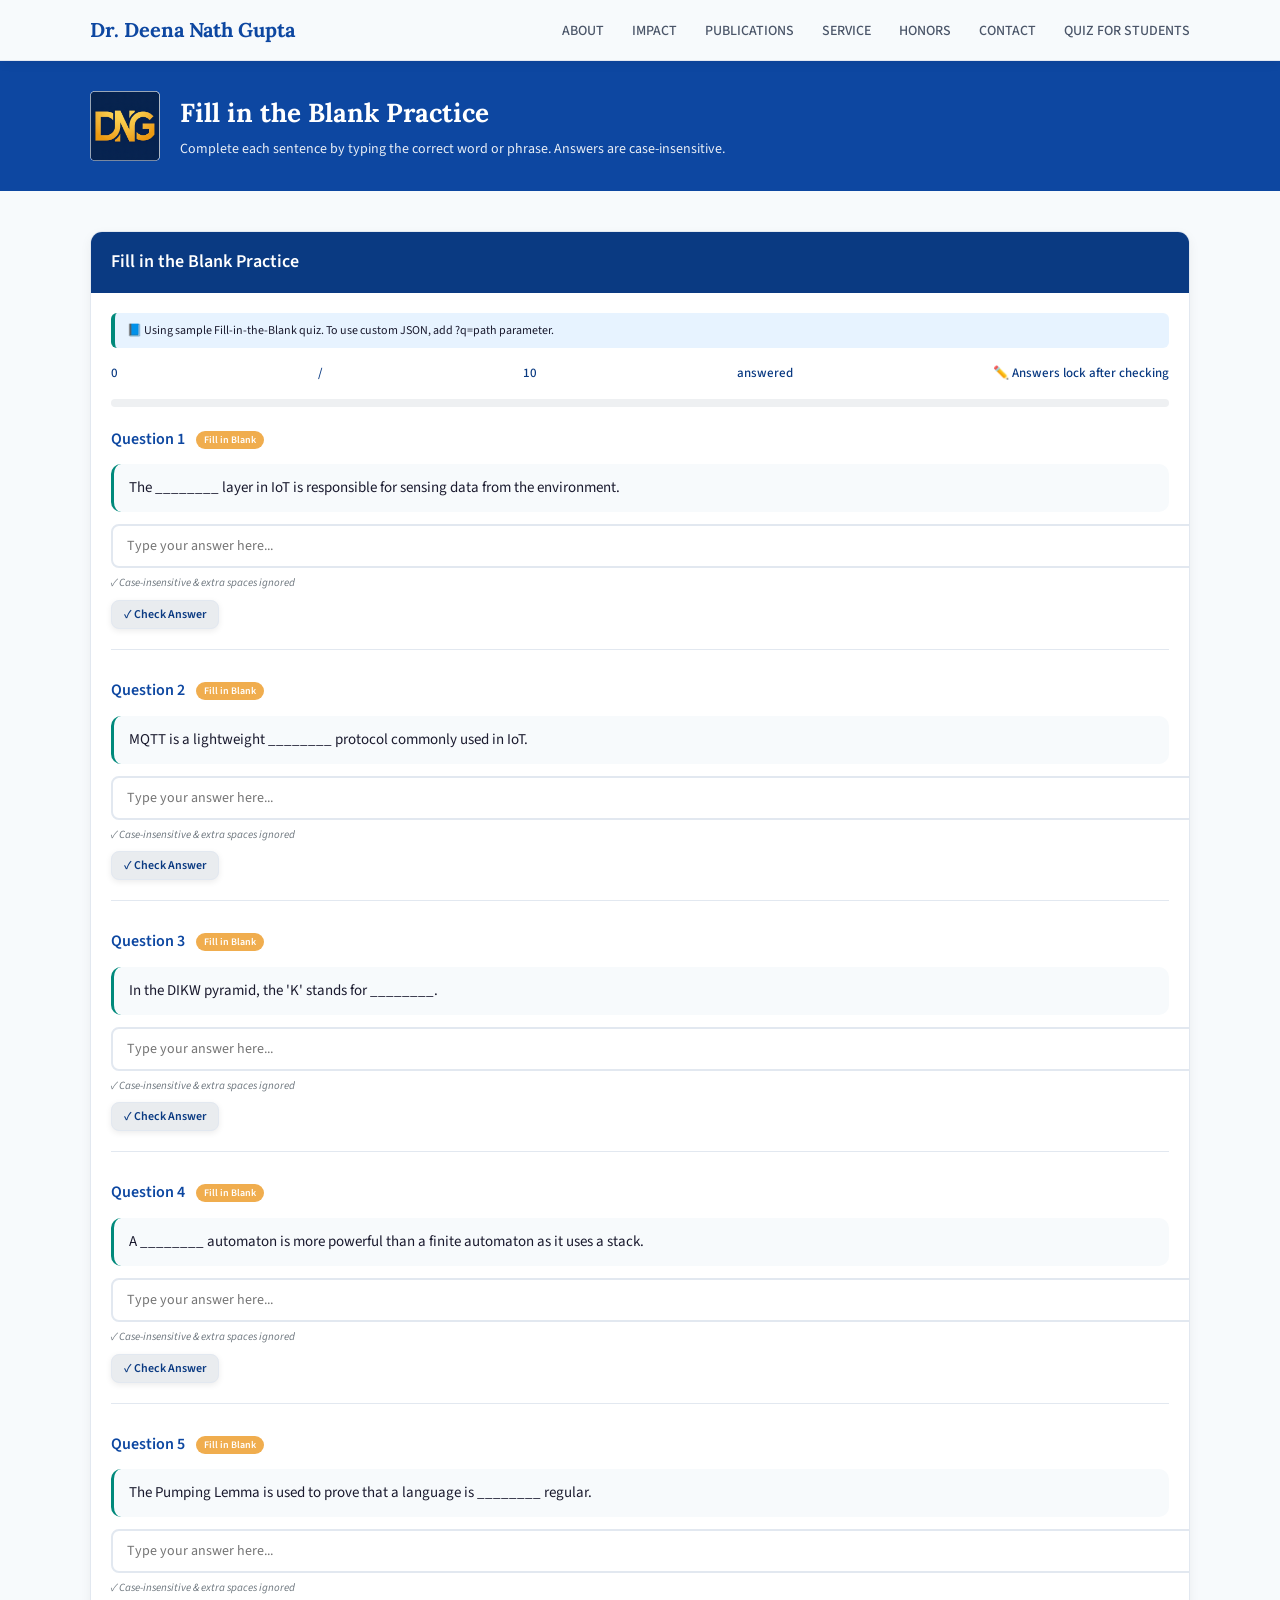
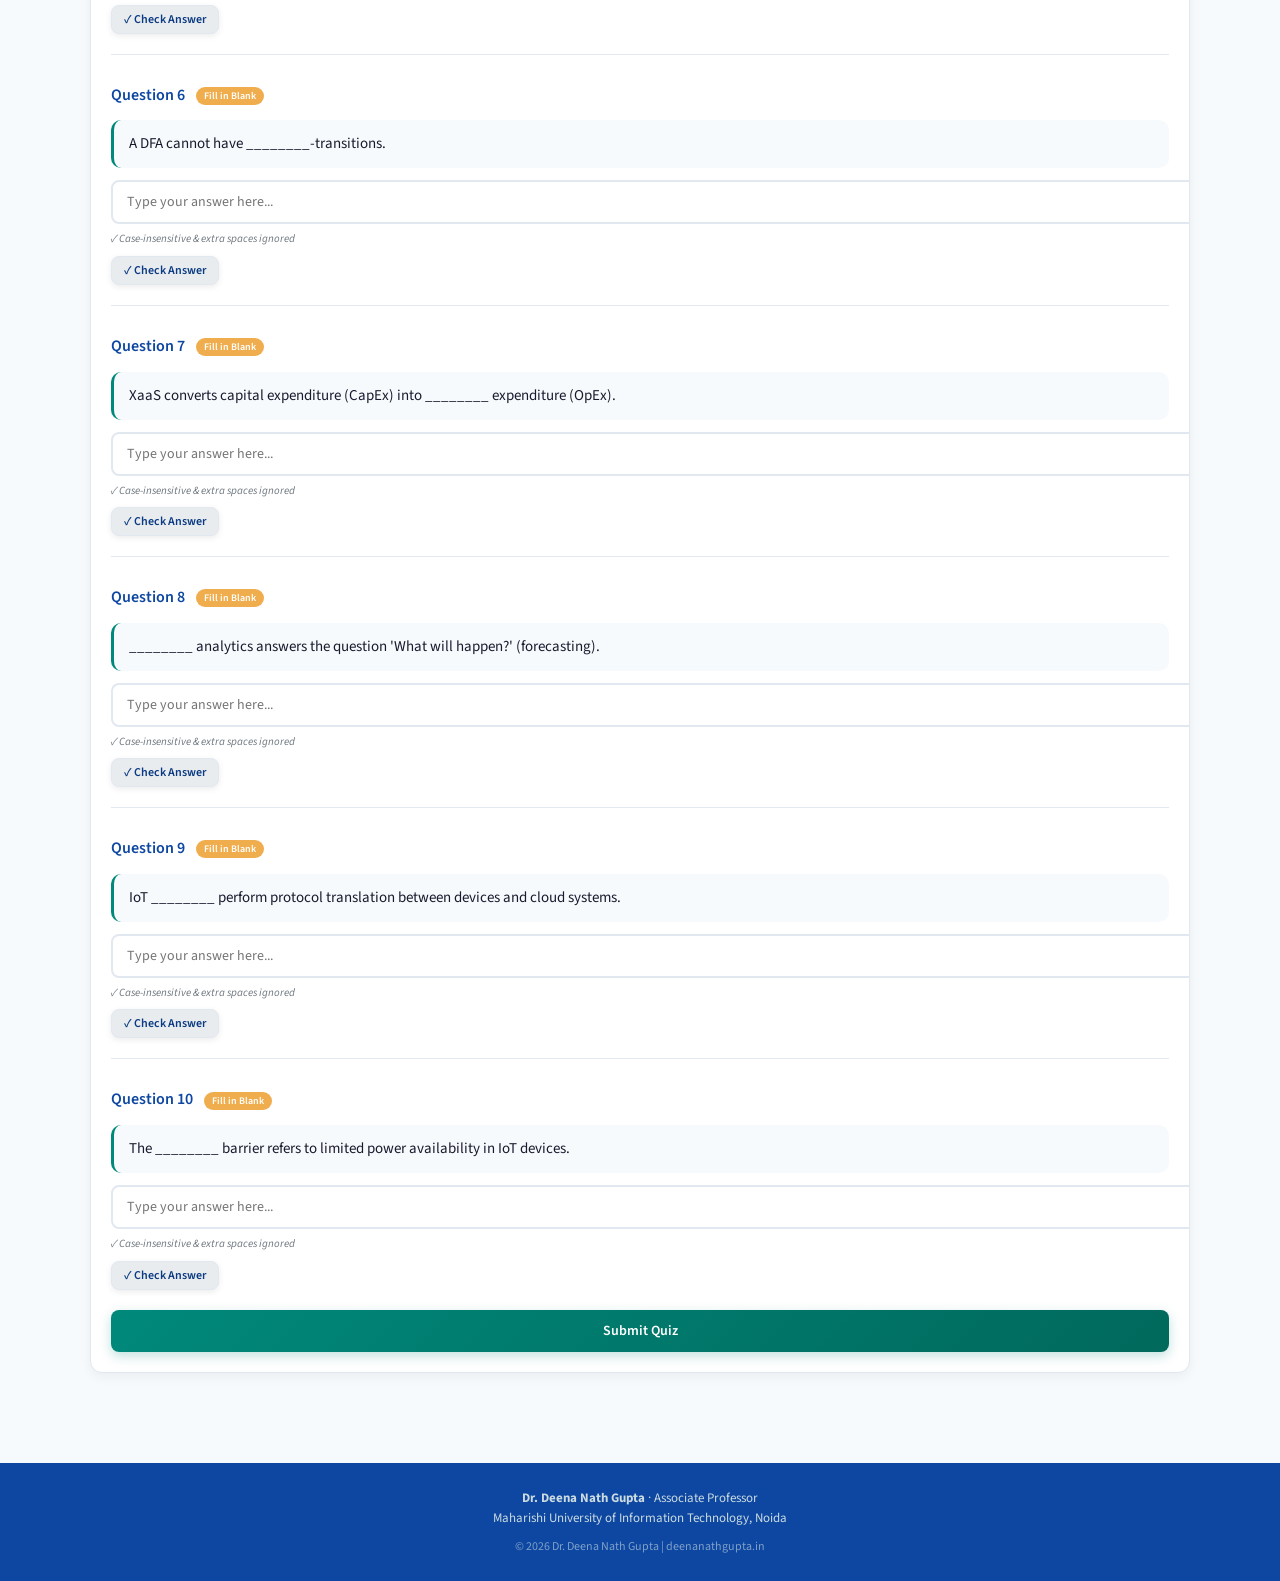
<file: fbquiz.html>
<!DOCTYPE html>
<html lang="en">
<head>

<meta charset="UTF-8">
<!-- Google tag (gtag.js) -->
<script async src="https://www.googletagmanager.com/gtag/js?id=G-7DKLQ8GG6H"></script>
<script>
  window.dataLayer = window.dataLayer || [];
  function gtag(){dataLayer.push(arguments);}
  gtag('js', new Date());

  gtag('config', 'G-7DKLQ8GG6H');
</script>
<meta name="viewport" content="width=device-width, initial-scale=1.0">
<meta name="description" content="Interactive Fill in the Blanks quiz practice by Dr. Deena Nath Gupta, Associate Professor at MUIT Noida and PhD from Jamia Millia Islamia.">
<meta name="keywords" content="fill in the blanks quiz, blank quiz questions, theory of computation fill in blanks, iot fill in blanks, computer science practice quiz">
<meta name="author" content="Dr. Deena Nath Gupta">
<meta name="robots" content="index, follow, max-image-preview:large">
<meta name="theme-color" content="#0b2b3b">
<link rel="canonical" href="https://deenanathgupta.in/fbquiz.html">
<link rel="alternate" hreflang="en" href="https://deenanathgupta.in/fbquiz.html">
<link rel="alternate" hreflang="x-default" href="https://deenanathgupta.in/fbquiz.html">
<link rel="icon" href="/favicon.ico" sizes="any">
<link rel="icon" type="image/png" sizes="32x32" href="/favicon-32x32.png">
<link rel="icon" type="image/png" sizes="16x16" href="/favicon-16x16.png">
<link rel="apple-touch-icon" href="/apple-touch-icon.png" sizes="180x180">
<link rel="icon" type="image/png" sizes="192x192" href="/android-chrome-192x192.png">
<link rel="icon" type="image/png" sizes="512x512" href="/android-chrome-512x512.png">
<link rel="manifest" href="/site.webmanifest">
<meta property="og:type" content="website">
<meta property="og:title" content="Fill in the Blank Quiz | Dr. Deena Nath Gupta | MUIT Noida">
<meta property="og:description" content="Interactive fill-in-the-blank quizzes for Theory of Computation and IoT topics.">
<meta property="og:url" content="https://deenanathgupta.in/fbquiz.html">
<meta property="og:image" content="https://deenanathgupta.in/og-image.jpg">
<meta name="twitter:card" content="summary_large_image">
<meta name="twitter:title" content="Fill in the Blank Quiz | Dr. Deena Nath Gupta | MUIT Noida">
<meta name="twitter:description" content="Interactive fill-in-the-blank quizzes for Theory of Computation and IoT topics.">
<meta name="twitter:image" content="https://deenanathgupta.in/og-image.jpg">

<title>Fill in the Blank Quiz | Dr. Deena Nath Gupta - MUIT Noida</title>

<link href="https://fonts.googleapis.com/css2?family=Lora:wght@400;600;700&family=Source+Sans+3:wght@400;500;600&display=swap" rel="stylesheet">

<style>

:root{
--primary-dark:#0d47a1;
--primary-light:#1565c0;
--primary-mid:#0a3a82;
--primary-accent:#00897b;
--light-bg:#f7fafc;
--border-soft:#e2e8f0;
--navy:#0d47a1;
--ink:#1a1a2e;
--ink-muted:#4a5568;
--gold:#d4a852;
--success-green:#2e7d32;
--error-red:#dc3545;
--warning-orange:#f0ad4e;
}

*{
margin:0;
padding:0;
}

body{
font-family:'Source Sans 3',sans-serif;
background:var(--light-bg);
color:var(--ink);
font-size:15.5px;
line-height:1.6;
}

.wrap{
max-width:1100px;
margin:auto;
padding:0 20px;
}

/* NAVBAR */
.nav{
background:rgba(247,250,252,0.96);
padding:14px 0;
position:sticky;
top:0;
z-index:100;
box-shadow:0 2px 10px rgba(0,0,0,0.08);
border-bottom:1px solid var(--border-soft);
backdrop-filter:blur(14px);
}

.nav-inner{
display:flex;
justify-content:space-between;
align-items:center;
max-width:1100px;
margin:auto;
padding:0 20px;
flex-wrap:wrap;
gap:12px;
}

.nav-brand{
color:var(--navy);
font-family:'Lora',serif;
font-size:20px;
font-weight:700;
text-decoration:none;
transition:opacity 0.2s;
}

.nav-brand:hover{
opacity:0.8;
}

.nav-links{
display:flex;
gap:28px;
list-style:none;
flex-wrap:wrap;
}

.nav-links a{
color:var(--ink-muted);
text-decoration:none;
font-weight:500;
font-size:14px;
transition:color 0.2s, border-bottom 0.2s;
border-bottom:2px solid transparent;
padding-bottom:2px;
}

.nav-links a:hover{
color:var(--navy);
border-bottom-color:var(--gold);
text-decoration:none;
}

/* HERO */
.hero{
background:var(--primary-dark);
color:white;
padding:30px 0;
}

.hero-grid{
display:flex;
align-items:center;
gap:20px;
flex-wrap:wrap;
}

.hero-monogram{
width:70px;
height:70px;
border-radius:16px;
background:var(--primary-accent);
display:flex;
align-items:center;
justify-content:center;
font-size:28px;
font-family:'Lora',serif;
font-weight:700;
}

.hero-monogram img{
width:100%;
height:100%;
object-fit:cover;
border-radius:5px;
display:block;
}

.hero-name{
font-family:'Lora',serif;
font-size:26px;
font-weight:700;
margin-bottom:5px;
}

.hero-role{
opacity:.9;
font-size:14px;
}

/* QUIZ CARD */
.section{
padding:40px 0;
}

.quiz-card{
background:white;
border-radius:12px;
border:1px solid var(--border-soft);
overflow:hidden;
box-shadow:0 4px 12px rgba(0,0,0,0.05);
}

.quiz-header{
background:var(--primary-mid);
color:white;
padding:16px 20px;
font-weight:600;
font-size:18px;
}

.quiz-body{
padding:20px;
}

.question{
margin-bottom:28px;
padding-bottom:20px;
border-bottom:1px solid var(--border-soft);
}

.question:last-child{
border-bottom:none;
margin-bottom:0;
padding-bottom:0;
}

.question h3{
font-size:16px;
margin-bottom:12px;
font-weight:600;
color:var(--primary-dark);
}

.question-text{
background:#f7fafc;
padding:12px 15px;
border-radius:10px;
margin-bottom:12px;
font-size:15px;
border-left:3px solid var(--primary-accent);
}

.blank-input{
width:100%;
padding:10px 14px;
font-size:14px;
font-family:'Source Sans 3',monospace;
border:2px solid var(--border-soft);
border-radius:8px;
transition:all 0.2s;
background:white;
}

.blank-input:focus{
outline:none;
border-color:var(--primary-accent);
box-shadow:0 0 0 3px rgba(31,79,110,0.1);
}

.blank-input.disabled-input{
background:#f0f2f5;
color:#6c757d;
cursor:not-allowed;
border-color:#dee2e6;
}

/* FEEDBACK STYLES */
.feedback{
margin-top:12px;
padding:8px 12px;
border-radius:8px;
font-size:13px;
font-weight:500;
display:none;
}

.feedback.correct{
background:#dff9e6;
color:var(--success-green);
border-left:4px solid var(--success-green);
display:block;
}

.feedback.incorrect{
background:#ffe6e5;
color:var(--error-red);
border-left:4px solid var(--error-red);
display:block;
}

.feedback.show-feedback{
display:block;
}

/* BUTTONS */
.button-group{
display:flex;
gap:12px;
margin-top:20px;
flex-wrap:wrap;
}

button{
background:white;
border:1px solid var(--border-soft);
padding:11px 24px;
font-weight:600;
border-radius:8px;
cursor:pointer;
color:var(--primary-mid);
font-family:inherit;
font-size:14px;
transition:all 0.25s ease;
box-shadow:0 2px 6px rgba(0,0,0,0.08);
position:relative;
overflow:hidden;
}

button::before{
content:'';
position:absolute;
top:0;
left:-100%;
width:100%;
height:100%;
background:rgba(255,255,255,0.15);
transition:left 0.3s ease;
}

button:hover::before{
left:100%;
}

button:hover{
background:#eef4fa;
transform:translateY(-1px);
box-shadow:0 4px 12px rgba(13,71,161,0.15);
}

.submit-btn{
background:linear-gradient(135deg, var(--primary-accent) 0%, #00695c 100%);
color:white;
border:none;
flex:1;
box-shadow:0 4px 12px rgba(0,137,123,0.25);
}

.submit-btn:hover{
background:linear-gradient(135deg, #00695c 0%, #004d40 100%);
transform:translateY(-1px);
box-shadow:0 6px 16px rgba(0,137,123,0.35);
}

.reset-btn{
background:#f0f2f5;
border:1px solid var(--border-soft);
}

.check-btn{
background:#e9ecef;
border:1px solid var(--border-soft);
}

/* PROGRESS BAR */
.progress-bar{
background:#eef0f2;
border-radius:10px;
height:8px;
margin-bottom:20px;
overflow:hidden;
}

.progress-fill{
background:var(--primary-accent);
width:0%;
height:100%;
transition:width 0.3s ease;
}

.progress-stats{
display:flex;
justify-content:space-between;
margin-bottom:15px;
font-size:13px;
color:var(--primary-mid);
font-weight:500;
flex-wrap:wrap;
gap:8px;
}

.badge-fib{
background:var(--warning-orange);
color:white;
font-size:10px;
padding:2px 8px;
border-radius:20px;
margin-left:8px;
vertical-align:middle;
}

/* MODAL */
.modal-overlay{
position:fixed;
top:0;
left:0;
width:100%;
height:100%;
background:rgba(0,0,0,0.7);
backdrop-filter:blur(4px);
z-index:1000;
display:flex;
align-items:center;
justify-content:center;
visibility:hidden;
opacity:0;
transition:all 0.3s ease;
}

.modal-overlay.active{
visibility:visible;
opacity:1;
}

.modal-container{
background:white;
max-width:500px;
width:90%;
border-radius:16px;
overflow:hidden;
transform:scale(0.9);
transition:transform 0.2s ease;
}

.modal-overlay.active .modal-container{
transform:scale(1);
}

.modal-header{
background:var(--primary-dark);
color:white;
padding:18px 20px;
font-size:18px;
font-weight:700;
font-family:'Lora',serif;
}

.modal-body{
padding:25px;
text-align:center;
}

.modal-score{
font-size:48px;
font-weight:800;
color:var(--primary-accent);
margin:10px 0;
}

.modal-message{
margin:15px 0;
line-height:1.5;
}

.modal-footer{
padding:15px 20px 20px;
display:flex;
justify-content:center;
gap:12px;
}

.modal-btn{
background:var(--primary-accent);
color:white;
border:none;
padding:8px 24px;
}

.modal-btn:hover{
background:var(--primary-mid);
}

/* FOOTER */
.footer{
background:var(--primary-dark);
color:#cbdbe0;
text-align:center;
padding:25px 0;
margin-top:50px;
font-size:13px;
}

.footer a{
color:#cbdbe0;
text-decoration:none;
}

.footer a:hover{
color:white;
text-decoration:underline;
}

.share-wrap{
margin:0 0 24px;
padding:18px;
border:1px solid #d8e6f2;
border-radius:14px;
background:linear-gradient(135deg, #f8fbff 0%, #eef7ff 100%);
box-shadow:0 8px 20px rgba(9, 43, 79, 0.08);
}

.share-wrap h2{
font-size:18px;
color:var(--primary-dark);
margin-bottom:12px;
}

.share-buttons{
display:flex;
flex-wrap:wrap;
gap:12px;
}

.share-btn{
text-decoration:none;
display:inline-flex;
align-items:center;
gap:8px;
padding:10px 16px;
border-radius:999px;
color:#fff;
font-size:13.5px;
font-weight:600;
border:1px solid rgba(255, 255, 255, 0.22);
box-shadow:0 8px 18px rgba(8, 25, 50, 0.24);
transition:transform 0.22s ease, box-shadow 0.22s ease, filter 0.22s ease;
}

.share-icon{
width:14px;
height:14px;
flex-shrink:0;
stroke:currentColor;
stroke-width:1.9;
stroke-linecap:round;
stroke-linejoin:round;
fill:none;
opacity:0.96;
}

.share-btn:hover{
transform:translateY(-2px);
box-shadow:0 12px 24px rgba(8, 25, 50, 0.28);
filter:saturate(1.06);
}

.share-btn:focus-visible{
outline:2px solid rgba(13, 71, 161, 0.35);
outline-offset:2px;
}

.share-btn.share-x{background:linear-gradient(135deg, #0f1118 0%, #1d2632 100%);}
.share-btn.share-linkedin{background:linear-gradient(135deg, #0a66c2 0%, #227fda 100%);}
.share-btn.share-email{background:linear-gradient(135deg, #25693a 0%, #3b8752 100%);}

@media(max-width:700px){
.nav-links{
gap:14px;
font-size:13px;
}
.hero-grid{
flex-direction:column;
align-items:flex-start;
}
.button-group{
flex-direction:column;
}
.share-btn{
flex:1 1 100%;
text-align:center;
}
.question-text{
font-size:14px;
}
}

/* Case-insensitive styling hint */
.case-insensitive-note{
font-size:11px;
color:#6c757d;
margin-top:6px;
font-style:italic;
}
</style>

<link rel="stylesheet" href="nav-mobile.css?v=20260416">
</head>

<body>

<!-- MODAL -->
<div id="resultModal" class="modal-overlay">
<div class="modal-container">
<div class="modal-header">📝 Fill in the Blank Result</div>
<div class="modal-body">
<div>Your Score</div>
<div class="modal-score" id="modalScore">0 / 0</div>
<div class="modal-message" id="modalMessage"></div>
</div>
<div class="modal-footer">
<button class="modal-btn" id="closeModalBtn">Close</button>
</div>
</div>
</div>

<!-- NAVBAR -->
<nav class="nav">
<div class="nav-inner">
<a href="https://deenanathgupta.in" class="nav-brand" target="_blank" rel="noopener noreferrer">
Dr. Deena Nath Gupta
</a>
<ul class="nav-links">
      <li><a href="index.html#about">ABOUT</a></li>
      <li><a href="index.html#impact">IMPACT</a></li>
      <li><a href="index.html#publications">PUBLICATIONS</a></li>
      <li><a href="index.html#service">SERVICE</a></li>
      <li><a href="index.html#honors">HONORS</a></li>
      <li><a href="index.html#contact">CONTACT</a></li>
      <li><a href="quizzes.html">QUIZ FOR STUDENTS</a></li>
</ul>
<button class="nav-hamburger" id="navHamburger" aria-label="Open navigation menu" aria-expanded="false" aria-controls="navSidebar">
  <span></span><span></span><span></span>
</button>
</div>
</nav>

<!-- Off-canvas sidebar -->
<div class="nav-sidebar" id="navSidebar" role="dialog" aria-modal="true" aria-label="Navigation" aria-hidden="true">
  <div class="nav-sidebar-header">
    <span class="nav-sidebar-title">Navigation</span>
    <button class="nav-sidebar-close" id="navSidebarClose" aria-label="Close navigation menu">&#10005;</button>
  </div>
  <nav>
    <ul>
      <li><a href="index.html#about">ABOUT</a></li>
      <li><a href="index.html#impact">IMPACT</a></li>
      <li><a href="index.html#publications">PUBLICATIONS</a></li>
      <li><a href="index.html#service">SERVICE</a></li>
      <li><a href="index.html#honors">HONORS</a></li>
      <li><a href="index.html#contact">CONTACT</a></li>
      <li><a href="quizzes.html">QUIZ FOR STUDENTS</a></li>
    </ul>
  </nav>
</div>
<div class="nav-overlay" id="navOverlay" aria-hidden="true"></div>
<header class="hero">
<div class="wrap">
<div class="hero-grid">
<div class="hero-monogram"><img src="./android-chrome-512x512.png" alt="Dr. Deena Nath Gupta"></div>
<div>
<div class="hero-name">Fill in the Blank Quiz</div>
<div class="hero-role">Interactive Fill-in-the-Blank questions – Test your knowledge by typing answers</div>
</div>
</div>
</div>
</header>

<!-- QUIZ -->
<section class="section">
<div class="wrap">

<div class="quiz-card">
<div class="quiz-header" id="quizHeading">Fill in the Blank Quiz</div>
<div class="quiz-body">
<div class="progress-stats">
<span id="answeredCount">0</span> / <span id="totalQuestions">0</span> answered
<span id="lockedIndicator">✏️ Answers lock after checking</span>
</div>
<div class="progress-bar">
<div class="progress-fill" id="progressFill"></div>
</div>
<form id="quizForm"></form>
<div class="button-group">
<button type="button" id="submitQuiz" class="submit-btn">Submit Quiz</button>
</div>
</div>
</div>
</div>
</section>

<!-- FOOTER -->
<footer class="footer">
<div class="wrap">
<div>
<strong>Dr. Deena Nath Gupta</strong> · Associate Professor
</div>
<div>
Maharishi University of Information Technology, Noida
</div>
<div style="margin-top:8px;font-size:12px;opacity:.6;">
© 2026 Dr. Deena Nath Gupta | <a href="https://deenanathgupta.in" target="_blank" rel="noopener noreferrer">deenanathgupta.in</a>
</div>
</div>
</footer>

<script src="https://code.jquery.com/jquery-3.6.0.min.js"></script>
<script>
/* ------------------------------
   FILL IN THE BLANK QUIZ SYSTEM
   Supports case-insensitive matching, trim spaces
   --------------------------- */

(function() {
    var pageUrl = encodeURIComponent(window.location.href);
    var pageTitle = encodeURIComponent(document.title);
    var shareX = document.getElementById("shareX");
    var shareLinkedIn = document.getElementById("shareLinkedIn");
    var shareEmail = document.getElementById("shareEmail");

    if (shareX) {
        shareX.href = "https://twitter.com/intent/tweet?url=" + pageUrl + "&text=" + pageTitle;
    }
    if (shareLinkedIn) {
        shareLinkedIn.href = "https://www.linkedin.com/sharing/share-offsite/?url=" + pageUrl;
    }
    if (shareEmail) {
        shareEmail.href = "mailto:?subject=" + pageTitle + "&body=" + pageUrl;
    }
})();

$(document).ready(function() {
    function normalizeQuizPath(quizPath) {
        return quizPath
            .trim()
            .replace(/\\/g, '/')
            .replace(/^\/+/, '')
            .split('/')
            .map(part => part.replace(/-/g, '_'))
            .join('/');
    }

    // Demo quiz data for Fill in the Blank (IoT & ToC concepts)
    const demoQuizData = {
        title: "Fill in the Blank | IoT & Theory of Computation",
        heading: "Fill in the Blank Practice",
        description: "Complete each sentence by typing the correct word or phrase. Answers are case-insensitive.",
        questions: [
            { question: "The ________ layer in IoT is responsible for sensing data from the environment.", correctAnswer: "perception", hint: "Also called device layer" },
            { question: "MQTT is a lightweight ________ protocol commonly used in IoT.", correctAnswer: "messaging", hint: "Publish-subscribe model" },
            { question: "In the DIKW pyramid, the 'K' stands for ________.", correctAnswer: "knowledge", hint: "After information" },
            { question: "A ________ automaton is more powerful than a finite automaton as it uses a stack.", correctAnswer: "pushdown", hint: "PDA" },
            { question: "The Pumping Lemma is used to prove that a language is ________ regular.", correctAnswer: "not", hint: "It disproves regularity" },
            { question: "A DFA cannot have ________-transitions.", correctAnswer: "epsilon", hint: "Greek letter ε" },
            { question: "XaaS converts capital expenditure (CapEx) into ________ expenditure (OpEx).", correctAnswer: "operational", hint: "Opposite of capital" },
            { question: "________ analytics answers the question 'What will happen?' (forecasting).", correctAnswer: "predictive", hint: "Predicts future events" },
            { question: "IoT ________ perform protocol translation between devices and cloud systems.", correctAnswer: "gateways", hint: "Bridge between networks" },
            { question: "The ________ barrier refers to limited power availability in IoT devices.", correctAnswer: "battery", hint: "Energy limitation" }
        ]
    };

    let quizData = null;
    let userAnswers = [];
    let questionLocked = [];
    let questionStatus = []; // true=correct, false=incorrect, null=not checked
    let totalQuestions = 0;

    const quizForm = document.getElementById('quizForm');
    const submitBtn = document.getElementById('submitQuiz');
    const modalOverlay = document.getElementById('resultModal');
    const modalScoreSpan = document.getElementById('modalScore');
    const modalMessageDiv = document.getElementById('modalMessage');
    const closeModalBtn = document.getElementById('closeModalBtn');
    const answeredCountSpan = document.getElementById('answeredCount');
    const progressFill = document.getElementById('progressFill');
    const totalQuestionsSpan = document.getElementById('totalQuestions');

    // Try to load external JSON first, fallback to demo
    function loadQuizData() {
        const urlParams = new URLSearchParams(window.location.search);
        let quizPath = urlParams.get('q');
        
        if (quizPath && quizPath.trim() !== '') {
            const baseUrl = 'https://raw.githubusercontent.com/uc-dgt/ProfileDrDNG/refs/heads/main/quiz';
            const jsonUrl = `${baseUrl}/${normalizeQuizPath(quizPath)}.json`;
            
            $.getJSON(jsonUrl, function(data) {
                if (data && data.questions && data.questions.length > 0) {
                    // Validate that questions have correctAnswer field
                    let valid = true;
                    for (let q of data.questions) {
                        if (!q.correctAnswer && !q.answer) {
                            valid = false;
                            break;
                        }
                        // Normalize: ensure correctAnswer field exists
                        if (!q.correctAnswer && q.answer) q.correctAnswer = q.answer;
                    }
                    if (valid) {
                        quizData = data;
                        updateMetadataFromJson(quizData);
                        initQuiz();
                        return;
                    }
                }
                useDemoData();
            }).fail(function() {
                useDemoData();
            });
        } else {
            useDemoData();
        }
    }

    function useDemoData() {
        quizData = demoQuizData;
        updateMetadataFromJson(quizData);
        initQuiz();
        // Show demo note
        const note = document.createElement('div');
        note.style.cssText = 'background:#e7f3ff;border-left:4px solid var(--primary-accent);padding:8px 12px;margin-bottom:15px;border-radius:6px;font-size:12px;';
        note.innerHTML = '📘 Using sample Fill-in-the-Blank quiz. To use custom JSON, add ?q=path parameter.';
        const quizBody = document.querySelector('.quiz-body');
        if (quizBody && !quizBody.querySelector('.demo-note-fib')) {
            note.classList.add('demo-note-fib');
            quizBody.insertBefore(note, quizBody.firstChild);
        }
    }

    function updateMetadataFromJson(data) {
        if (data.title) document.title = data.title + ' | Dr. Deena Nath Gupta - MUIT Noida';
        if (data.heading) {
            document.getElementById('quizHeading').textContent = data.heading;
            document.querySelector('.hero-name').textContent = data.heading;
        }
        if (data.description) {
            document.querySelector('.hero-role').innerHTML = data.description;
            const metaDesc = document.querySelector('meta[name="description"]');
            if (metaDesc) metaDesc.setAttribute('content', data.description);
        }
    }

    function escapeHtml(str) {
        if (!str) return '';
        return str.replace(/[&<>]/g, function(m) {
            if (m === '&') return '&amp;';
            if (m === '<') return '&lt;';
            if (m === '>') return '&gt;';
            return m;
        });
    }

    function normalizeAnswer(str) {
        if (!str) return '';
        return str.trim().toLowerCase().replace(/[^\w\s]/g, ''); // basic punctuation removal
    }

    function checkAnswer(userAns, correctAns) {
        const normalizedUser = normalizeAnswer(userAns);
        const normalizedCorrect = normalizeAnswer(correctAns);
        return normalizedUser === normalizedCorrect;
    }

    function updateProgress() {
        const answered = userAnswers.filter((ans, idx) => ans !== null && ans.trim() !== '' && questionLocked[idx]).length;
        answeredCountSpan.textContent = answered;
        const percent = (answered / totalQuestions) * 100;
        progressFill.style.width = percent + '%';
    }

    // Update only the feedback section for a specific question
    function updateQuestionFeedback(idx) {
        const questionDiv = document.querySelector(`.question[data-qidx="${idx}"]`);
        if (!questionDiv) return;
        
        const q = quizData.questions[idx];
        const userVal = userAnswers[idx] !== null ? userAnswers[idx] : '';
        const locked = questionLocked[idx];
        const isCorrect = questionStatus[idx];
        
        let feedbackHtml = '';
        if (locked && isCorrect !== null) {
            if (isCorrect === true) {
                feedbackHtml = `<div class="feedback correct">✅ Correct! "${escapeHtml(q.correctAnswer)}" is right. ${q.hint ? `<br><small>📘 Hint: ${escapeHtml(q.hint)}</small>` : ''}</div>`;
            } else {
                feedbackHtml = `<div class="feedback incorrect">❌ Incorrect. Your answer: "${escapeHtml(userVal)}". Correct answer: "${escapeHtml(q.correctAnswer)}". ${q.hint ? `<br><small>📘 Hint: ${escapeHtml(q.hint)}</small>` : ''}</div>`;
            }
        } else if (!locked && userVal && userVal.trim() !== '') {
            feedbackHtml = `<div class="feedback show-feedback" style="background:#fff3cd;color:#856404;border-left-color:var(--warning-orange);">✏️ Click "Check Answer" to verify your answer.</div>`;
        } else {
            feedbackHtml = '';
        }
        
        // Update or create feedback element
        let feedbackDiv = questionDiv.querySelector('.feedback');
        if (feedbackDiv) {
            if (feedbackHtml) {
                feedbackDiv.outerHTML = feedbackHtml;
            } else if (feedbackHtml === '') {
                feedbackDiv.remove();
            }
        } else if (feedbackHtml) {
            const caseNote = questionDiv.querySelector('.case-insensitive-note');
            if (caseNote) {
                caseNote.insertAdjacentHTML('afterend', feedbackHtml);
            } else {
                questionDiv.insertAdjacentHTML('beforeend', feedbackHtml);
            }
        }
        
        // Update input field value if needed
        const inputField = document.getElementById(`input_${idx}`);
        if (inputField && inputField.value !== userVal) {
            inputField.value = userVal;
        }
        
        // Update check button visibility
        const checkBtn = questionDiv.querySelector('.check-single-btn');
        if (checkBtn && locked) {
            checkBtn.remove();
        } else if (!checkBtn && !locked) {
            const checkButtonHtml = `<button type="button" class="check-single-btn" data-idx="${idx}" style="margin-top:8px;background:#e9ecef;font-size:12px;padding:5px 12px;">✓ Check Answer</button>`;
            const caseNote = questionDiv.querySelector('.case-insensitive-note');
            if (caseNote) {
                caseNote.insertAdjacentHTML('afterend', checkButtonHtml);
            } else {
                questionDiv.insertAdjacentHTML('beforeend', checkButtonHtml);
            }
            // Attach event listener to the new button
            const newCheckBtn = questionDiv.querySelector('.check-single-btn');
            if (newCheckBtn) {
                newCheckBtn.addEventListener('click', (e) => {
                    e.preventDefault();
                    checkSingleQuestion(idx);
                });
            }
        }
    }

    function renderQuiz() {
        let html = '';
        for (let i = 0; i < totalQuestions; i++) {
            const q = quizData.questions[i];
            const questionText = q.question;
            const userVal = userAnswers[i] !== null ? userAnswers[i] : '';
            const locked = questionLocked[i];
            
            const inputDisabled = locked ? 'disabled' : '';
            const inputClass = locked ? 'blank-input disabled-input' : 'blank-input';
            
            html += `
                <div class="question" data-qidx="${i}">
                    <h3>Question ${i+1} <span class="badge-fib">Fill in Blank</span></h3>
                    <div class="question-text">${escapeHtml(questionText)}</div>
                    <input type="text" id="input_${i}" class="${inputClass}" value="${escapeHtml(userVal)}" placeholder="Type your answer here..." ${inputDisabled}>
                    <div class="case-insensitive-note">✓ Case-insensitive & extra spaces ignored</div>
                </div>
            `;
        }
        
        quizForm.innerHTML = html;
        
        // Attach event listeners and add feedback/buttons
        for (let i = 0; i < totalQuestions; i++) {
            const inputField = document.getElementById(`input_${i}`);
            if (inputField) {
                // Store index on input field
                inputField.dataset.idx = i;
                
                // Input event - update userAnswers without re-rendering
                inputField.addEventListener('input', function(e) {
                    const idx = parseInt(e.target.dataset.idx);
                    if (!questionLocked[idx]) {
                        userAnswers[idx] = e.target.value;
                        updateQuestionFeedback(idx);
                        updateProgress();
                    }
                });
                
                // Keypress for Enter key
                inputField.addEventListener('keypress', function(e) {
                    if (e.key === 'Enter') {
                        const idx = parseInt(e.target.dataset.idx);
                        if (!questionLocked[idx]) {
                            e.preventDefault();
                            checkSingleQuestion(idx);
                        }
                    }
                });
            }
            
            // Add check button for unlocked questions
            if (!questionLocked[i]) {
                const checkButtonHtml = `<button type="button" class="check-single-btn" data-idx="${i}" style="margin-top:8px;background:#e9ecef;font-size:12px;padding:5px 12px;">✓ Check Answer</button>`;
                const questionDiv = document.querySelector(`.question[data-qidx="${i}"]`);
                if (questionDiv) {
                    const caseNote = questionDiv.querySelector('.case-insensitive-note');
                    if (caseNote) {
                        caseNote.insertAdjacentHTML('afterend', checkButtonHtml);
                    } else {
                        questionDiv.insertAdjacentHTML('beforeend', checkButtonHtml);
                    }
                    
                    const checkBtn = questionDiv.querySelector('.check-single-btn');
                    if (checkBtn) {
                        checkBtn.addEventListener('click', (e) => {
                            e.preventDefault();
                            const idx = parseInt(e.target.dataset.idx);
                            checkSingleQuestion(idx);
                        });
                    }
                }
            }
            
            // Add initial feedback
            updateQuestionFeedback(i);
        }
        
        updateProgress();
    }
    
    function checkSingleQuestion(idx) {
        if (questionLocked[idx]) return;
        const userAns = userAnswers[idx];
        if (!userAns || userAns.trim() === '') {
            alert('Please type an answer before checking.');
            return;
        }
        const correctAns = quizData.questions[idx].correctAnswer;
        const isAnsCorrect = checkAnswer(userAns, correctAns);
        questionStatus[idx] = isAnsCorrect;
        questionLocked[idx] = true;
        
        // Disable input field
        const inputField = document.getElementById(`input_${idx}`);
        if (inputField) {
            inputField.disabled = true;
            inputField.classList.add('disabled-input');
        }
        
        // Remove check button
        const checkBtn = document.querySelector(`.check-single-btn[data-idx="${idx}"]`);
        if (checkBtn) checkBtn.remove();
        
        // Update feedback
        updateQuestionFeedback(idx);
        updateProgress();
    }
    
    function checkAllUnlockedAndSubmit() {
        let anyUnchecked = false;
        for (let i = 0; i < totalQuestions; i++) {
            if (!questionLocked[i]) {
                const userAns = userAnswers[i];
                if (userAns && userAns.trim() !== '') {
                    // Auto-check this question
                    const correctAns = quizData.questions[i].correctAnswer;
                    const isCorrect = checkAnswer(userAns, correctAns);
                    questionStatus[i] = isCorrect;
                    questionLocked[i] = true;
                    
                    // Disable input field
                    const inputField = document.getElementById(`input_${i}`);
                    if (inputField) {
                        inputField.disabled = true;
                        inputField.classList.add('disabled-input');
                    }
                    
                    // Remove check button
                    const checkBtn = document.querySelector(`.check-single-btn[data-idx="${i}"]`);
                    if (checkBtn) checkBtn.remove();
                    
                    // Update feedback
                    updateQuestionFeedback(i);
                } else {
                    anyUnchecked = true;
                }
            }
        }
        
        updateProgress();
        
        if (anyUnchecked) {
            alert('Some questions are unanswered. Please answer all questions before submitting.');
            return;
        }
        
        submitQuiz();
    }
    
    function submitQuiz() {
        let correctCount = 0;
        let answeredCount = 0;
        
        for (let i = 0; i < totalQuestions; i++) {
            if (questionLocked[i]) {
                answeredCount++;
                if (questionStatus[i] === true) correctCount++;
            }
        }
        
        const total = totalQuestions;
        const percent = Math.round((correctCount / total) * 100);
        
        let message = '';
        if (correctCount === total) {
            message = '🏆 Perfect! Master of Fill in the Blanks! 🏆<br>All answers are correct!';
        } else if (correctCount >= Math.round(total * 0.8)) {
            message = `🎉 Excellent! ${correctCount}/${total} (${percent}%)<br>Strong vocabulary and understanding!`;
        } else if (correctCount >= Math.round(total * 0.6)) {
            message = `📘 Good effort! ${correctCount}/${total} (${percent}%)<br>Review the hints to improve.`;
        } else if (correctCount >= Math.round(total * 0.4)) {
            message = `📚 Score: ${correctCount}/${total} (${percent}%)<br>Keep practicing fill-in-the-blank exercises.`;
        } else {
            message = `📖 Score: ${correctCount}/${total} (${percent}%)<br>Consider revisiting the study materials.`;
        }
        
        const unanswered = total - answeredCount;
        if (unanswered > 0) {
            message += `<br><br>⚠️ ${unanswered} question(s) still unanswered. Please fill all blanks and check them.`;
        } else {
            message += `<br><br>✅ All questions answered and checked! Great job!`;
        }
        
        modalScoreSpan.textContent = `${correctCount} / ${total}`;
        modalMessageDiv.innerHTML = message;
        modalOverlay.classList.add('active');
    }
    
    function closeModal() {
        modalOverlay.classList.remove('active');
    }
    
    function initQuiz() {
        if (!quizData || !quizData.questions) return;
        totalQuestions = quizData.questions.length;
        totalQuestionsSpan.textContent = totalQuestions;
        
        // Initialize arrays
        userAnswers = new Array(totalQuestions).fill(null);
        questionLocked = new Array(totalQuestions).fill(false);
        questionStatus = new Array(totalQuestions).fill(null);
        
        // Ensure each question has correctAnswer field
        for (let i = 0; i < totalQuestions; i++) {
            if (!quizData.questions[i].correctAnswer && quizData.questions[i].answer) {
                quizData.questions[i].correctAnswer = quizData.questions[i].answer;
            }
        }
        
        renderQuiz();
        
        // Replace submit button to avoid duplicate event listeners
        const newSubmitBtn = document.getElementById('submitQuiz');
        const oldClone = newSubmitBtn.cloneNode(true);
        newSubmitBtn.parentNode.replaceChild(oldClone, newSubmitBtn);
        const freshSubmitBtn = document.getElementById('submitQuiz');
        freshSubmitBtn.addEventListener('click', checkAllUnlockedAndSubmit);
    }
    
    // Event listeners for modal
    closeModalBtn.addEventListener('click', closeModal);
    modalOverlay.addEventListener('click', (e) => {
        if (e.target === modalOverlay) closeModal();
    });
    
    // Start loading
    loadQuizData();
});
</script>
<script src="nav-mobile.js?v=20260416"></script>

</body>
</html>
</file>
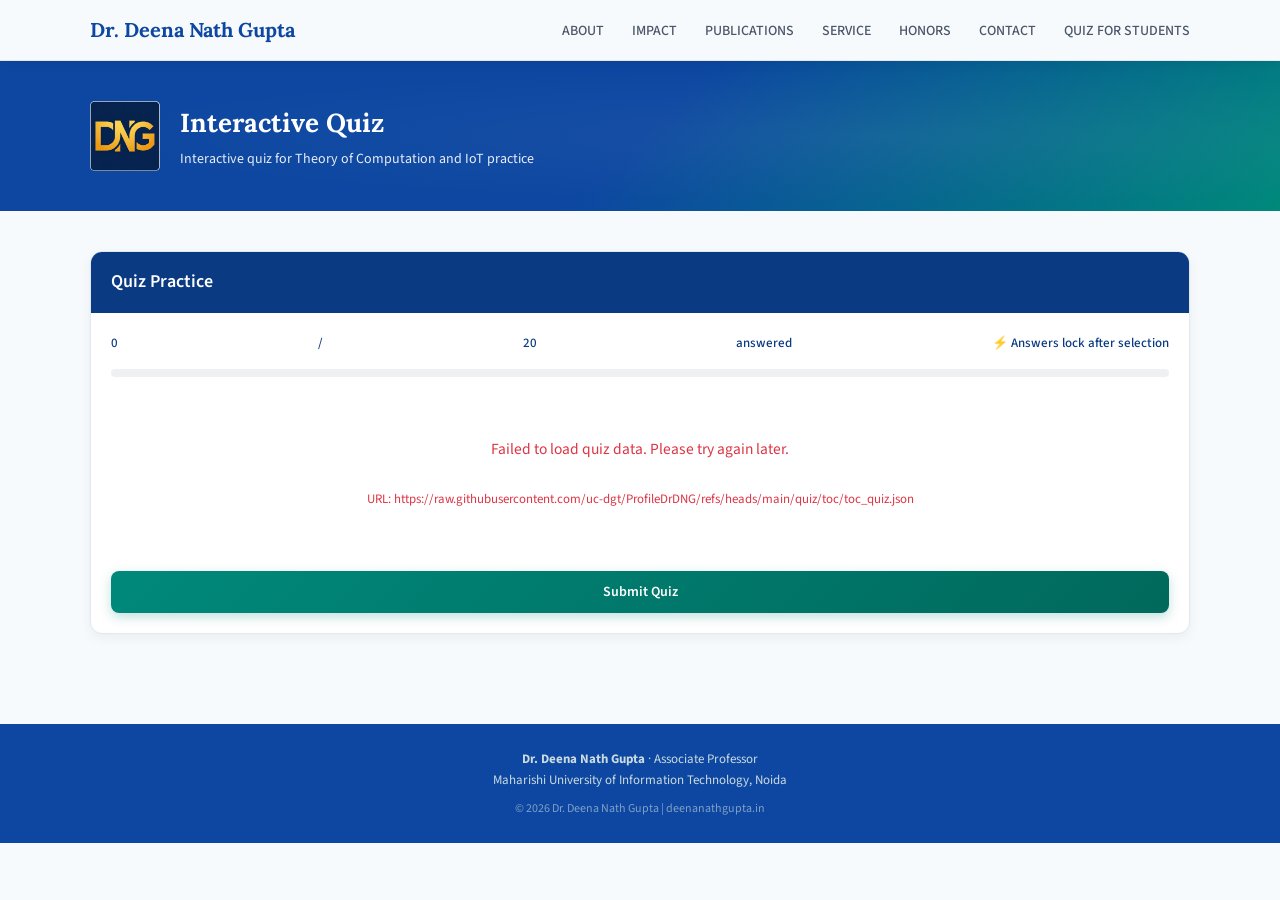
<file: quiz.html>
<!DOCTYPE html>
<html lang="en">
<head>

<meta charset="UTF-8">
<!-- Google tag (gtag.js) -->
<script async src="https://www.googletagmanager.com/gtag/js?id=G-7DKLQ8GG6H"></script>
<script>
  window.dataLayer = window.dataLayer || [];
  function gtag(){dataLayer.push(arguments);}
  gtag('js', new Date());

  gtag('config', 'G-7DKLQ8GG6H');
</script>
<meta name="viewport" content="width=device-width, initial-scale=1.0">
<meta name="description" content="Interactive MCQ quiz practice by Dr. Deena Nath Gupta, Associate Professor at MUIT Noida and PhD from Jamia Millia Islamia, with instant scoring feedback.">
<meta name="keywords" content="mcq quiz, online mcq test, theory of computation mcq, iot mcq quiz, computer science quiz, student practice quiz">
<meta name="author" content="Dr. Deena Nath Gupta">
<meta name="robots" content="index, follow, max-image-preview:large">
<meta name="theme-color" content="#0b2b3b">
<link rel="canonical" href="https://deenanathgupta.in/quiz.html">
<link rel="alternate" hreflang="en" href="https://deenanathgupta.in/quiz.html">
<link rel="alternate" hreflang="x-default" href="https://deenanathgupta.in/quiz.html">
<link rel="icon" href="/favicon.ico" sizes="any">
<link rel="icon" type="image/png" sizes="32x32" href="/favicon-32x32.png">
<link rel="icon" type="image/png" sizes="16x16" href="/favicon-16x16.png">
<link rel="apple-touch-icon" href="/apple-touch-icon.png" sizes="180x180">
<link rel="icon" type="image/png" sizes="192x192" href="/android-chrome-192x192.png">
<link rel="icon" type="image/png" sizes="512x512" href="/android-chrome-512x512.png">
<link rel="manifest" href="/site.webmanifest">
<meta property="og:type" content="website">
<meta property="og:title" content="Interactive Quiz | Dr. Deena Nath Gupta | MUIT Noida">
<meta property="og:description" content="Interactive MCQ quiz practice for Theory of Computation and IoT topics.">
<meta property="og:url" content="https://deenanathgupta.in/quiz.html">
<meta property="og:image" content="https://deenanathgupta.in/og-image.jpg">
<meta name="twitter:card" content="summary_large_image">
<meta name="twitter:title" content="Interactive Quiz | Dr. Deena Nath Gupta | MUIT Noida">
<meta name="twitter:description" content="Interactive MCQ quiz practice for Theory of Computation and IoT topics.">
<meta name="twitter:image" content="https://deenanathgupta.in/og-image.jpg">

<title>Interactive Quiz | Dr. Deena Nath Gupta - MUIT Noida | PhD (Jamia Millia Islamia)</title>

<link href="https://fonts.googleapis.com/css2?family=Lora:wght@400;600;700&family=Source+Sans+3:wght@400;500;600&display=swap" rel="stylesheet">

<style>

:root{
--primary-dark:#0d47a1;
--primary-light:#1565c0;
--primary-mid:#0a3a82;
--primary-accent:#00897b;
--light-bg:#f7fafc;
--border-soft:#e2e8f0;
--navy:#0d47a1;
--ink:#1a1a2e;
--ink-muted:#4a5568;
--gold:#d4a852;
--success-green:#2e7d32;
--error-red:#dc3545;
}

*{
margin:0;
padding:0;
}

body{
font-family:'Source Sans 3',sans-serif;
background:var(--light-bg);
color:var(--ink);
font-size:15.5px;
line-height:1.6;
}

.wrap{
max-width:1100px;
margin:auto;
padding:0 20px;
}

/* NAVBAR */
.nav{
background:rgba(247,250,252,0.96);
padding:14px 0;
position:sticky;
top:0;
z-index:100;
box-shadow:0 2px 10px rgba(0,0,0,0.08);
border-bottom:1px solid var(--border-soft);
backdrop-filter:blur(14px);
}

.nav-inner{
display:flex;
justify-content:space-between;
align-items:center;
max-width:1100px;
margin:auto;
padding:0 20px;
flex-wrap:wrap;
gap:12px;
}

.nav-brand{
color:var(--navy);
font-family:'Lora',serif;
font-size:20px;
font-weight:700;
text-decoration:none;
transition:opacity 0.2s;
}

.nav-brand:hover{
opacity:0.8;
}

.nav-links{
display:flex;
gap:28px;
list-style:none;
flex-wrap:wrap;
}

.nav-links a{
color:var(--ink-muted);
text-decoration:none;
font-weight:500;
font-size:14px;
transition:color 0.2s, border-bottom 0.2s;
border-bottom:2px solid transparent;
padding-bottom:2px;
}

.nav-links a:hover{
color:var(--navy);
border-bottom-color:var(--gold);
text-decoration:none;
}

/* HERO */
.hero{
background:linear-gradient(135deg, var(--primary-dark) 0%, var(--primary-dark) 50%, var(--primary-accent) 100%);
color:white;
padding:40px 0;
position:relative;
overflow:hidden;
}

.hero::before{
content:'';
position:absolute;
inset:0;
background:radial-gradient(ellipse at 70% 50%, rgba(255,255,255,0.05) 0%, transparent 65%);
pointer-events:none;
}

.hero-grid{
display:flex;
align-items:center;
gap:20px;
flex-wrap:wrap;
}

.hero-monogram{
width:70px;
height:70px;
border-radius:16px;
background:var(--primary-accent);
display:flex;
align-items:center;
justify-content:center;
font-size:28px;
font-family:'Lora',serif;
font-weight:700;
}

.hero-monogram img{
width:100%;
height:100%;
object-fit:cover;
border-radius:5px;
display:block;
}

.hero-name{
font-family:'Lora',serif;
font-size:26px;
font-weight:700;
margin-bottom:5px;
}

.hero-role{
opacity:.9;
font-size:14px;
}

/* QUIZ CARD */
.section{
padding:40px 0;
}

.quiz-card{
background:white;
border-radius:12px;
border:1px solid var(--border-soft);
overflow:hidden;
box-shadow:0 4px 12px rgba(0,0,0,0.05);
}

.quiz-header{
background:var(--primary-mid);
color:white;
padding:16px 20px;
font-weight:600;
font-size:18px;
}

.quiz-body{
padding:20px;
}

.quiz-loader{
display:flex;
flex-direction:column;
align-items:center;
justify-content:center;
gap:10px;
padding:36px 12px;
color:var(--primary-mid);
}

.quiz-loader.hidden{
display:none;
}

.quiz-loader-spinner{
width:34px;
height:34px;
border:3px solid #dbe6f4;
border-top-color:var(--primary-accent);
border-radius:50%;
animation:quiz-spin 0.8s linear infinite;
}

.quiz-loader-text{
font-size:14px;
font-weight:600;
}

@keyframes quiz-spin{
to{transform:rotate(360deg);}
}

.question{
margin-bottom:25px;
padding-bottom:20px;
border-bottom:1px solid var(--border-soft);
}

.question:last-child{
border-bottom:none;
margin-bottom:0;
padding-bottom:0;
}

.question h3{
font-size:16px;
margin-bottom:12px;
font-weight:600;
color:var(--primary-dark);
}

.question-image-wrap{
margin:10px 0 14px;
padding:10px;
border:1px solid var(--border-soft);
border-radius:8px;
background:#f8fbff;
}

.question-image{
display:block;
width:220px;
max-width:100%;
height:auto;
border-radius:6px;
margin:0 auto;
}

.question h3 code,
.option label code{
background:#eef2f7;
padding:1px 5px;
border-radius:4px;
font-family:'Courier New',Courier,monospace;
font-size:13.5px;
color:#1a3a6e;
}

.question pre{
background:#f4f6fa;
border:1px solid var(--border-soft);
border-radius:7px;
padding:12px 14px;
margin:8px 0 4px;
overflow-x:auto;
}

.question pre code{
background:none;
padding:0;
font-family:'Courier New',Courier,monospace;
font-size:13px;
line-height:1.6;
color:#1a3a6e;
white-space:pre;
}

.option{
display:block;
background:#f7fafc;
border:1px solid var(--border-soft);
border-radius:8px;
padding:10px 12px;
margin-bottom:8px;
cursor:pointer;
transition:all 0.2s;
}

.option:hover{
background:#eef4fa;
border-color:var(--primary-accent);
}

.option.disabled-option{
cursor:default;
opacity:0.7;
background:#f0f2f5;
}

.option.disabled-option:hover{
background:#f0f2f5;
border-color:var(--border-soft);
}

input[type=radio]{
margin-right:10px;
cursor:pointer;
accent-color:var(--primary-accent);
}

input[type=radio]:disabled{
cursor:not-allowed;
}

/* FEEDBACK STYLES */
.feedback{
margin-top:10px;
padding:8px 12px;
border-radius:8px;
font-size:13px;
font-weight:500;
display:none;
}

.feedback.correct{
background:#dff9e6;
color:var(--success-green);
border-left:4px solid var(--success-green);
display:block;
}

.feedback.incorrect{
background:#ffe6e5;
color:var(--error-red);
border-left:4px solid var(--error-red);
display:block;
}

/* BUTTONS */
.button-group{
display:flex;
gap:12px;
margin-top:20px;
flex-wrap:wrap;
}

button{
background:white;
border:1px solid var(--border-soft);
padding:11px 24px;
font-weight:600;
border-radius:8px;
cursor:pointer;
color:var(--primary-mid);
font-family:inherit;
font-size:14px;
transition:all 0.25s ease;
box-shadow:0 2px 6px rgba(0,0,0,0.08);
position:relative;
overflow:hidden;
}

button::before{
content:'';
position:absolute;
top:0;
left:-100%;
width:100%;
height:100%;
background:rgba(255,255,255,0.15);
transition:left 0.3s ease;
}

button:hover::before{
left:100%;
}

button:hover{
background:#eef4fa;
transform:translateY(-1px);
box-shadow:0 4px 12px rgba(13,71,161,0.15);
}

.submit-btn{
background:linear-gradient(135deg, var(--primary-accent) 0%, #00695c 100%);
color:white;
border:none;
flex:1;
box-shadow:0 4px 12px rgba(0,137,123,0.25);
}

.submit-btn:hover{
background:linear-gradient(135deg, #00695c 0%, #004d40 100%);
transform:translateY(-1px);
box-shadow:0 6px 16px rgba(0,137,123,0.35);
}

.reset-btn{
background:#f0f2f5;
border:1px solid var(--border-soft);
}

/* RESULT */
.result{
margin-top:20px;
padding:15px;
border-radius:10px;
background:#eef4fa;
display:none;
font-weight:600;
text-align:center;
}

/* MODAL */
.modal-overlay{
position:fixed;
top:0;
left:0;
width:100%;
height:100%;
background:rgba(0,0,0,0.7);
backdrop-filter:blur(4px);
z-index:1000;
display:flex;
align-items:center;
justify-content:center;
visibility:hidden;
opacity:0;
transition:all 0.3s ease;
}

.modal-overlay.active{
visibility:visible;
opacity:1;
}

.modal-container{
background:white;
max-width:500px;
width:90%;
border-radius:16px;
overflow:hidden;
transform:scale(0.9);
transition:transform 0.2s ease;
}

.modal-overlay.active .modal-container{
transform:scale(1);
}

.modal-header{
background:var(--primary-dark);
color:white;
padding:18px 20px;
font-size:18px;
font-weight:700;
font-family:'Lora',serif;
}

.modal-body{
padding:25px;
text-align:center;
}

.modal-score{
font-size:48px;
font-weight:800;
color:var(--primary-accent);
margin:10px 0;
}

.modal-message{
margin:15px 0;
line-height:1.5;
}

.modal-footer{
padding:15px 20px 20px;
display:flex;
justify-content:center;
gap:12px;
}

.modal-btn{
background:var(--primary-accent);
color:white;
border:none;
padding:8px 24px;
}

.modal-btn:hover{
background:var(--primary-mid);
}

/* PROGRESS BAR */
.progress-bar{
background:#eef0f2;
border-radius:10px;
height:8px;
margin-bottom:20px;
overflow:hidden;
}

.progress-fill{
background:var(--primary-accent);
width:0%;
height:100%;
transition:width 0.3s ease;
}

.progress-stats{
display:flex;
justify-content:space-between;
margin-bottom:15px;
font-size:13px;
color:var(--primary-mid);
font-weight:500;
}

/* FOOTER */
.footer{
background:var(--primary-dark);
color:#cbdbe0;
text-align:center;
padding:25px 0;
margin-top:50px;
font-size:13px;
}

.footer a{
color:#cbdbe0;
text-decoration:none;
}

.footer a:hover{
color:white;
text-decoration:underline;
}

.share-wrap{
margin:0 0 24px;
padding:18px;
border:1px solid #d8e6f2;
border-radius:14px;
background:linear-gradient(135deg, #f8fbff 0%, #eef7ff 100%);
box-shadow:0 8px 20px rgba(9, 43, 79, 0.08);
}

.share-wrap h2{
font-size:18px;
color:var(--primary-dark);
margin-bottom:12px;
}

.share-buttons{
display:flex;
flex-wrap:wrap;
gap:12px;
}

.share-btn{
text-decoration:none;
display:inline-flex;
align-items:center;
gap:8px;
padding:10px 16px;
border-radius:999px;
color:#fff;
font-size:13.5px;
font-weight:600;
border:1px solid rgba(255, 255, 255, 0.22);
box-shadow:0 8px 18px rgba(8, 25, 50, 0.24);
transition:transform 0.22s ease, box-shadow 0.22s ease, filter 0.22s ease;
}

.share-icon{
width:14px;
height:14px;
flex-shrink:0;
stroke:currentColor;
stroke-width:1.9;
stroke-linecap:round;
stroke-linejoin:round;
fill:none;
opacity:0.96;
}

.share-btn:hover{
transform:translateY(-2px);
box-shadow:0 12px 24px rgba(8, 25, 50, 0.28);
filter:saturate(1.06);
}

.share-btn:focus-visible{
outline:2px solid rgba(13, 71, 161, 0.35);
outline-offset:2px;
}

.share-btn.share-x{background:linear-gradient(135deg, #0f1118 0%, #1d2632 100%);}
.share-btn.share-linkedin{background:linear-gradient(135deg, #0a66c2 0%, #227fda 100%);}
.share-btn.share-email{background:linear-gradient(135deg, #25693a 0%, #3b8752 100%);}

@media(max-width:700px){
.nav-links{
gap:14px;
font-size:13px;
}
.hero-grid{
flex-direction:column;
align-items:flex-start;
}
.button-group{
flex-direction:column;
}
.share-btn{
flex:1 1 100%;
text-align:center;
}
}

</style>

<link rel="stylesheet" href="nav-mobile.css?v=20260416">

</head>

<body>

<!-- MODAL -->
<div id="resultModal" class="modal-overlay">
<div class="modal-container">
<div class="modal-header">📊 Quiz Result</div>
<div class="modal-body">
<div>Your Score</div>
<div class="modal-score" id="modalScore">0 / 20</div>
<div class="modal-message" id="modalMessage"></div>
</div>
<div class="modal-footer">
<button class="modal-btn" id="closeModalBtn">Close</button>
</div>
</div>
</div>

<!-- NAVBAR -->
<nav class="nav">
<div class="nav-inner">
<a href="https://deenanathgupta.in" class="nav-brand" target="_blank" rel="noopener noreferrer">
Dr. Deena Nath Gupta
</a>
<ul class="nav-links">
      <li><a href="index.html#about">ABOUT</a></li>
      <li><a href="index.html#impact">IMPACT</a></li>
      <li><a href="index.html#publications">PUBLICATIONS</a></li>
      <li><a href="index.html#service">SERVICE</a></li>
      <li><a href="index.html#honors">HONORS</a></li>
      <li><a href="index.html#contact">CONTACT</a></li>
      <li><a href="quizzes.html">QUIZ FOR STUDENTS</a></li>
</ul>
<button class="nav-hamburger" id="navHamburger" aria-label="Open navigation menu" aria-expanded="false" aria-controls="navSidebar">
  <span></span><span></span><span></span>
</button>
</div>
</nav>

<!-- Off-canvas sidebar -->
<div class="nav-sidebar" id="navSidebar" role="dialog" aria-modal="true" aria-label="Navigation" aria-hidden="true">
  <div class="nav-sidebar-header">
    <span class="nav-sidebar-title">Navigation</span>
    <button class="nav-sidebar-close" id="navSidebarClose" aria-label="Close navigation menu">&#10005;</button>
  </div>
  <nav>
    <ul>
      <li><a href="index.html#about">ABOUT</a></li>
      <li><a href="index.html#impact">IMPACT</a></li>
      <li><a href="index.html#publications">PUBLICATIONS</a></li>
      <li><a href="index.html#service">SERVICE</a></li>
      <li><a href="index.html#honors">HONORS</a></li>
      <li><a href="index.html#contact">CONTACT</a></li>
      <li><a href="quizzes.html">QUIZ FOR STUDENTS</a></li>
    </ul>
  </nav>
</div>
<div class="nav-overlay" id="navOverlay" aria-hidden="true"></div>

<!-- HERO -->
<header class="hero">
<div class="wrap">
<div class="hero-grid">
<div class="hero-monogram"><img src="./android-chrome-512x512.png" alt="Dr. Deena Nath Gupta"></div>
<div>
<div class="hero-name">Interactive Quiz</div>
<div class="hero-role">Practice Questions – DFA, NFA, Regular Languages, CFG, Pumping Lemma</div>
</div>
</div>
</div>
</header>

<!-- QUIZ -->
<section class="section">
<div class="wrap">

<div class="quiz-card">
<div class="quiz-header" id="quizHeading">Interactive Quiz</div>
<div class="quiz-body">
<div id="quizLoader" class="quiz-loader hidden" role="status" aria-live="polite" aria-label="Loading quiz">
<div class="quiz-loader-spinner" aria-hidden="true"></div>
<div class="quiz-loader-text">Loading quiz data...</div>
</div>
<div class="progress-stats">
<span id="answeredCount">0</span> / <span id="totalQuestions">20</span> answered
<span id="lockedIndicator">⚡ Answers lock after selection</span>
</div>
<div class="progress-bar">
<div class="progress-fill" id="progressFill"></div>
</div>
<form id="quizForm"></form>
<div class="button-group">

<button type="button" id="submitQuiz" class="submit-btn">Submit Quiz</button>
</div>
</div>
</div>
</div>
</section>

<!-- FOOTER -->
<footer class="footer">
<div class="wrap">
<div>
<strong>Dr. Deena Nath Gupta</strong> · Associate Professor
</div>
<div>
Maharishi University of Information Technology, Noida
</div>
<div style="margin-top:8px;font-size:12px;opacity:.6;">
© 2026 Dr. Deena Nath Gupta | <a href="https://deenanathgupta.in" target="_blank" rel="noopener noreferrer">deenanathgupta.in</a>
</div>
</div>
</footer>
<script src="https://code.jquery.com/jquery-3.6.0.min.js"></script>
<script>
/* ------------------------------
Deenanath Gupta Quiz
------------------------------ */
let quizHeadingName = "";

(function() {
    var pageUrl = encodeURIComponent(window.location.href);
    var pageTitle = encodeURIComponent(document.title);
    var shareX = document.getElementById("shareX");
    var shareLinkedIn = document.getElementById("shareLinkedIn");
    var shareEmail = document.getElementById("shareEmail");

    if (shareX) {
        shareX.href = "https://twitter.com/intent/tweet?url=" + pageUrl + "&text=" + pageTitle;
    }
    if (shareLinkedIn) {
        shareLinkedIn.href = "https://www.linkedin.com/sharing/share-offsite/?url=" + pageUrl;
    }
    if (shareEmail) {
        shareEmail.href = "mailto:?subject=" + pageTitle + "&body=" + pageUrl;
    }
})();

function normalizeQuizPath(quizPath) {
    return quizPath
        .trim()
        .replace(/\\/g, '/')
        .replace(/^\/+/, '')
        .split('/')
        .map(part => part.replace(/-/g, '_'))
        .join('/');
}

// Get the 'q' parameter from URL
function getQuizPathFromUrl() {
    const urlParams = new URLSearchParams(window.location.search);
    let quizPath = urlParams.get('q');

    if (!quizPath || quizPath.trim() === '') {
        quizPath = 'toc/toc_quiz';
    }

    return normalizeQuizPath(quizPath);
}

function showQuizLoader() {
    const loader = document.getElementById('quizLoader');
    const form = document.getElementById('quizForm');
    if (loader) loader.classList.remove('hidden');
    if (form) form.style.display = 'none';
}

function hideQuizLoader() {
    const loader = document.getElementById('quizLoader');
    const form = document.getElementById('quizForm');
    if (loader) loader.classList.add('hidden');
    if (form) form.style.display = '';
}

$(document).ready(function() {
    
    function getQuizJsonUrl() {
        const baseUrl = 'https://raw.githubusercontent.com/uc-dgt/ProfileDrDNG/refs/heads/main/quiz';
        const quizPath = getQuizPathFromUrl();
        return `${baseUrl}/${quizPath}.json`;
    }
    
    // FALLBACK: Simple generic metadata (immediate, before JSON loads)
    function updateFallbackMetadata() {
        let fallbackTitle = 'Interactive Quiz Practice';
        let fallbackHeading = 'Quiz Practice';
        let fallbackDescription = 'Interactive quiz for Theory of Computation and IoT practice';
        
        document.title = fallbackTitle + ' | Dr. Deena Nath Gupta - MUIT Noida';
        const quizHeadingElement = document.getElementById('quizHeading');
        if (quizHeadingElement) {
            quizHeadingElement.textContent = fallbackHeading;
        }
        
        const heroRoleDiv = document.querySelector('.hero-role');
        if (heroRoleDiv) {
            heroRoleDiv.innerHTML = fallbackDescription;
        }
    }
    
    // UPDATE from JSON (overrides fallback)
    function updateMetadataFromJson(data) {
        // Override with JSON data if available
        if (data.title) {
            document.title = data.title + ' | Dr. Deena Nath Gupta';
        }
        
        if (data.heading) {
            const quizHeadingElement = document.getElementById('quizHeading');
            if (quizHeadingElement) {
                quizHeadingElement.textContent = data.heading;
            }
            quizHeadingName = data.heading || "Quiz Practice";
            $(".hero-name").text(quizHeadingName);
        }
        
        if (data.description) {
            const metaDescription = document.querySelector('meta[name="description"]');
            if (metaDescription) {
                metaDescription.setAttribute('content', data.description);
            }
            
            const heroRoleDiv = document.querySelector('.hero-role');
            if (heroRoleDiv) {
                heroRoleDiv.innerHTML = data.description;
            }
        }
    }
    
    // Load quiz data
    const jsonUrl = getQuizJsonUrl();
    const quizPath = getQuizPathFromUrl();
    
    // STEP 1: Show fallback metadata immediately (generic, no delay)
    updateFallbackMetadata();

    showQuizLoader();
    
    // STEP 2: Load JSON and override with actual data
    $.getJSON(jsonUrl, function(data) {
        window.quizData = data;
        
        // Override fallback metadata with actual JSON data
        updateMetadataFromJson(data);
        
        // Initialize quiz
        initializeQuiz();
    }).fail(function(jqxhr, textStatus, error) {
        console.error('Error loading quiz:', error);
        hideQuizLoader();
        const quizForm = document.getElementById('quizForm');
        
        // Fallback metadata already showing, just show error in quiz area
        if (quizForm) {
            quizForm.innerHTML = `<div style="text-align:center;padding:40px;color:var(--error-red);">
                Failed to load quiz data. Please try again later.<br><br>
                <small>URL: ${jsonUrl}</small>
            </div>`;
        }
    });
});

function initializeQuiz() {
    // Check if quizData exists
    if (!window.quizData || !window.quizData.questions) {
        console.error('Quiz data not loaded');
        hideQuizLoader();
        return;
    }
    
    // State: track selected answers and locked status
    let userSelections = new Array(window.quizData.questions.length).fill(-1);
    let questionLocked = new Array(window.quizData.questions.length).fill(false);
    let questionStatus = new Array(window.quizData.questions.length).fill(null);

    // DOM elements
    const quizForm = document.getElementById('quizForm');
    const submitBtn = document.getElementById('submitQuiz');
    const modalOverlay = document.getElementById('resultModal');
    const modalScoreSpan = document.getElementById('modalScore');
    const modalMessageDiv = document.getElementById('modalMessage');
    const closeModalBtn = document.getElementById('closeModalBtn');
    const answeredCountSpan = document.getElementById('answeredCount');
    const progressFill = document.getElementById('progressFill');
    const totalQuestionsSpan = document.getElementById('totalQuestions');

    totalQuestionsSpan.textContent = window.quizData.questions.length;

    // Helper: escape HTML
    function escapeHtml(str) {
        if (!str) return '';
        return str.replace(/[&<>]/g, function(m) {
            if (m === '&') return '&amp;';
            if (m === '<') return '&lt;';
            if (m === '>') return '&gt;';
            return m;
        });
    }

    function getQuestionImageUrl(imageName) {
        if (!imageName) return '';

        const imageStr = String(imageName).trim();
        if (!imageStr) return '';

        if (/^https?:\/\//i.test(imageStr)) {
            return imageStr;
        }

        const quizPath = getQuizPathFromUrl();
        const baseUrl = 'https://raw.githubusercontent.com/uc-dgt/ProfileDrDNG/refs/heads/main/quiz';
        const normalizedImage = imageStr.replace(/^\/+/, '');
        const parts = quizPath.split('/');
        const quizFileName = parts.pop() || '';
        const quizDir = parts.join('/');
        const imageFolder = `${quizFileName}_img`;

        return quizDir
            ? `${baseUrl}/${quizDir}/${imageFolder}/${normalizedImage}`
            : `${baseUrl}/${imageFolder}/${normalizedImage}`;
    }

    // Update progress stats
    function updateProgress() {
        const answered = userSelections.filter(s => s !== -1).length;
        answeredCountSpan.textContent = answered;
        const percent = (answered / window.quizData.questions.length) * 100;
        progressFill.style.width = percent + '%';
    }

    // Render quiz with locked states and feedback
    function renderQuiz() {
        let html = '';
        for (let i = 0; i < window.quizData.questions.length; i++) {
            const q = window.quizData.questions[i];
            const selected = userSelections[i];
            const locked = questionLocked[i];
            const status = questionStatus[i];
            const imageUrl = getQuestionImageUrl(q.image);
            
            // Feedback HTML
            let feedbackHtml = '';
            if (locked && status !== null) {
                const correctAns = q.options[q.answer];
                if (status === true) {
                        feedbackHtml = `<div class="feedback correct">✅ Correct! "${correctAns}" is right.</div>`;
                } else {
                    const userChoice = selected !== -1 ? q.options[selected] : "No answer";
                        feedbackHtml = `<div class="feedback incorrect">❌ Incorrect. You chose: "${userChoice}". Correct: "${correctAns}".</div>`;
                }
            }
            
            // Options HTML
            let optionsHtml = '';
            for (let optIdx = 0; optIdx < q.options.length; optIdx++) {
                const isChecked = (selected === optIdx);
                const isDisabled = locked;
                const optionClass = locked ? 'option disabled-option' : 'option';
                
                optionsHtml += `
                    <div class="${optionClass}" data-qidx="${i}" data-optidx="${optIdx}">
                        <input type="radio" name="q${i}" id="q${i}_opt${optIdx}" value="${optIdx}" ${isChecked ? 'checked' : ''} ${isDisabled ? 'disabled' : ''}>
                            <label for="q${i}_opt${optIdx}">${q.options[optIdx]}</label>
                    </div>
                `;
            }

            const imageHtml = imageUrl
                ? `<div class="question-image-wrap"><img class="question-image" src="${imageUrl}" alt="Question ${i+1} image" loading="lazy" onerror="this.parentElement.style.display='none';"></div>`
                : '';
            
            html += `
                <div class="question">
                        <h3>${i+1}. ${q.question}</h3>
                    ${imageHtml}
                    ${optionsHtml}
                    ${feedbackHtml}
                </div>
            `;
        }
        
        quizForm.innerHTML = html;
        updateProgress();
        
        // Attach change events for non-locked radios
        for (let i = 0; i < window.quizData.questions.length; i++) {
            if (questionLocked[i]) continue;
            
            const radios = document.querySelectorAll(`input[name="q${i}"]`);
            radios.forEach(radio => {
                radio.addEventListener('change', (e) => {
                    if (questionLocked[i]) return;
                    const val = parseInt(e.target.value);
                    if (!isNaN(val)) {
                        userSelections[i] = val;
                        const isCorrect = (val === window.quizData.questions[i].answer);
                        questionStatus[i] = isCorrect;
                        questionLocked[i] = true;  // Lock immediately
                        renderQuiz();  // Re-render with feedback and disabled options
                    }
                });
            });
        }
        
        // Attach click handlers for option divs (non-locked only)
        document.querySelectorAll('.option:not(.disabled-option)').forEach(div => {
            div.addEventListener('click', (e) => {
                const radio = div.querySelector('input[type="radio"]');
                if (radio && !radio.checked && !radio.disabled) {
                    radio.checked = true;
                    const changeEvent = new Event('change', { bubbles: true });
                    radio.dispatchEvent(changeEvent);
                }
            });
        });
    }

    // Show modal with final score
    function showModal(score, total, message) {
        modalScoreSpan.textContent = `${score} / ${total}`;
        modalMessageDiv.innerHTML = message;
        modalOverlay.classList.add('active');
    }

    function closeModal() {
        modalOverlay.classList.remove('active');
    }

    // Submit quiz and show result in modal
    function submitQuiz() {
        let correctCount = 0;
        let answeredCount = 0;
        
        for (let i = 0; i < window.quizData.questions.length; i++) {
            if (questionLocked[i]) {
                answeredCount++;
                if (questionStatus[i] === true) {
                    correctCount++;
                }
            }
        }
        
        const total = window.quizData.questions.length;
        const percent = Math.round((correctCount / total) * 100);
        
        let message = '';
        if (correctCount === total) {
            message = '🏆 Perfect! Master of ' + quizHeadingName + '! 🏆<br>You got all answers correct!';
        } else if (correctCount >= Math.round(total * 0.8)) {
            message = `🎉 Excellent! ${correctCount}/${total} (${percent}%)<br>Strong grasp of the concepts!`;
        } else if (correctCount >= Math.round(total * 0.6)) {
            message = `📘 Good effort! ${correctCount}/${total} (${percent}%)<br>Keep practicing to improve further.`;
        } else if (correctCount >= Math.round(total * 0.4)) {
            message = `📚 Score: ${correctCount}/${total} (${percent}%)<br>Review the fundamentals and try again.`;
        } else {
            message = `📖 Score: ${correctCount}/${total} (${percent}%)<br>Consider revisiting the study materials.`;
        }
        
        const unanswered = total - answeredCount;
        if (unanswered > 0) {
            message += `<br><br>⚠️ ${unanswered} question(s) still unanswered (not locked). Please answer all questions for full score.`;
        } else {
            message += `<br><br>✅ All questions answered! Great job!`;
        }
        
        showModal(correctCount, total, message);
    }

    // Event listeners
    submitBtn.addEventListener('click', submitQuiz);
    closeModalBtn.addEventListener('click', closeModal);
    modalOverlay.addEventListener('click', (e) => {
        if (e.target === modalOverlay) closeModal();
    });

    // Initialize quiz
    renderQuiz();
    hideQuizLoader();

    // Set heading from data or use default
    if (window.quizData.heading) {
        const quizHeadingElement = document.getElementById('quizHeading');
        if (quizHeadingElement) {
            quizHeadingElement.textContent = window.quizData.heading;
        }
    }

    // Update total in progress
    document.getElementById('totalQuestions').textContent = window.quizData.questions.length;
}
</script>
<script src="nav-mobile.js?v=20260416"></script>

</body>
</html>
</file>
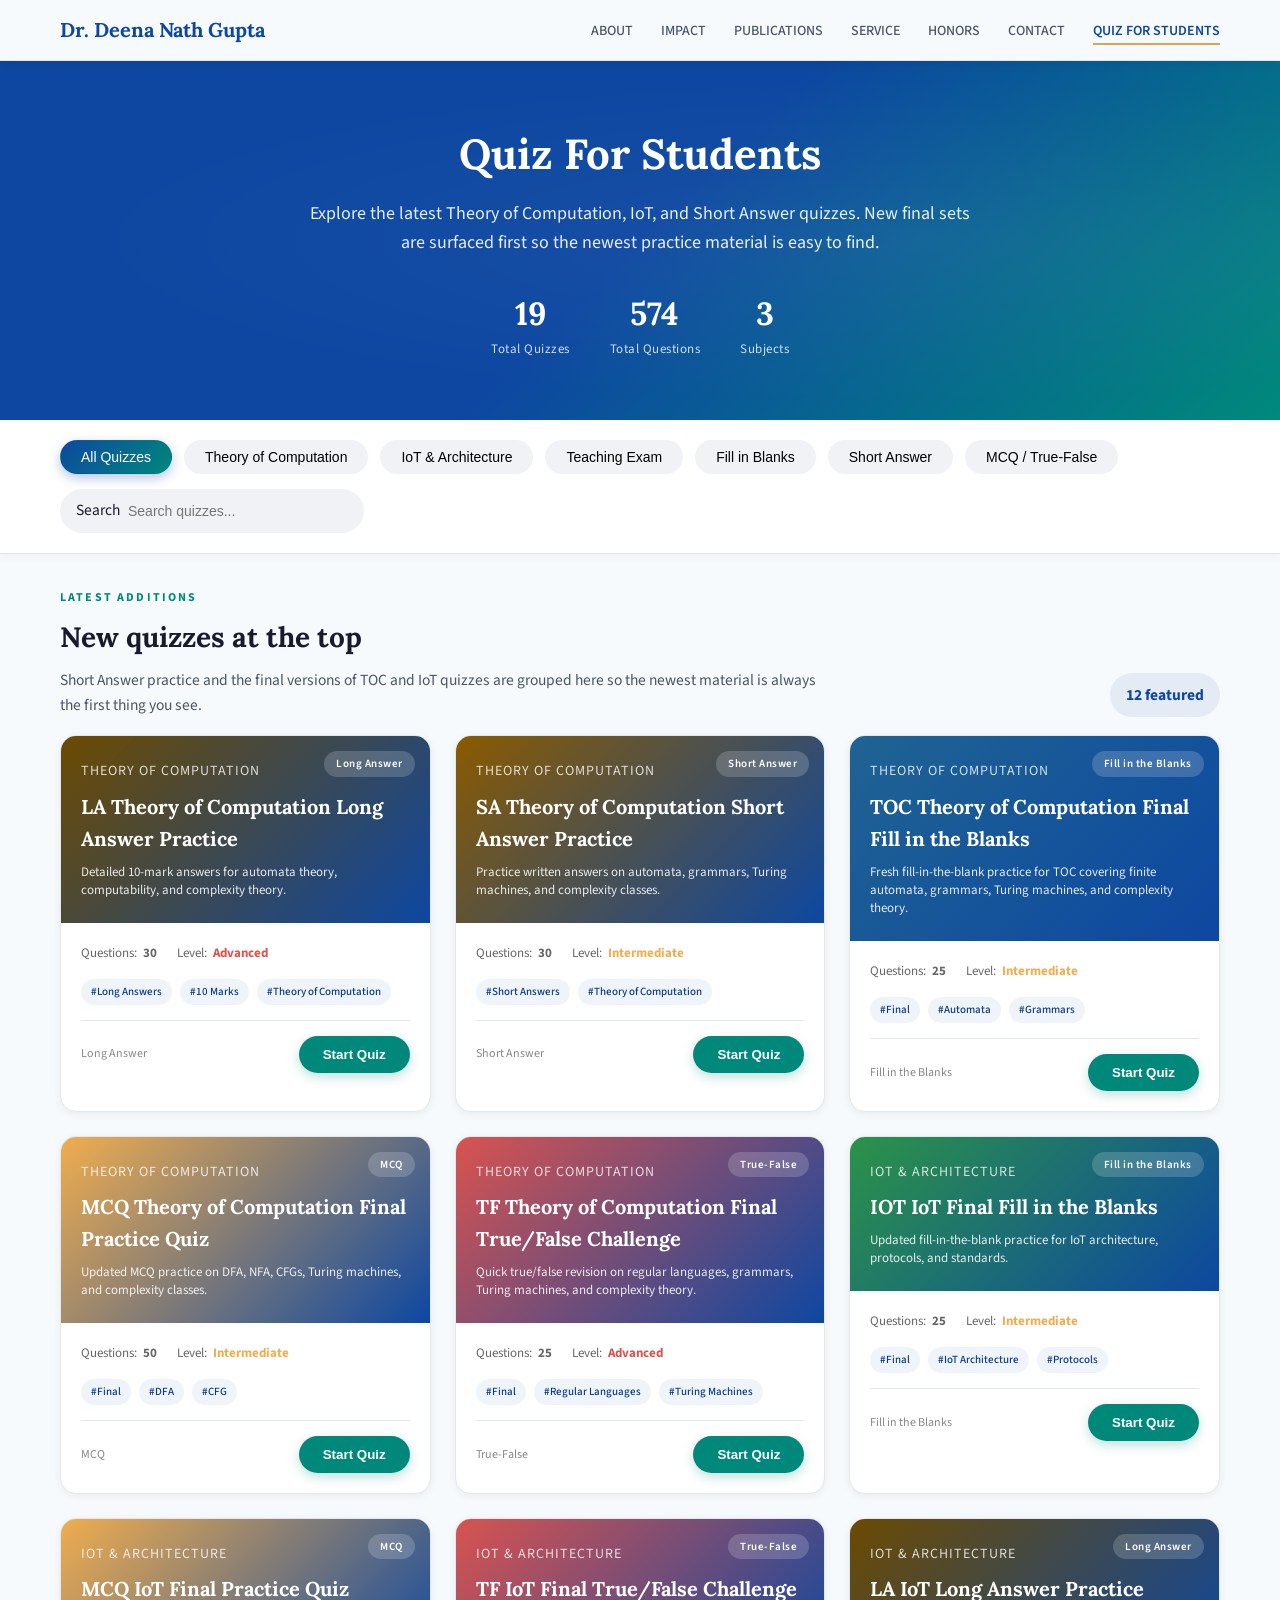
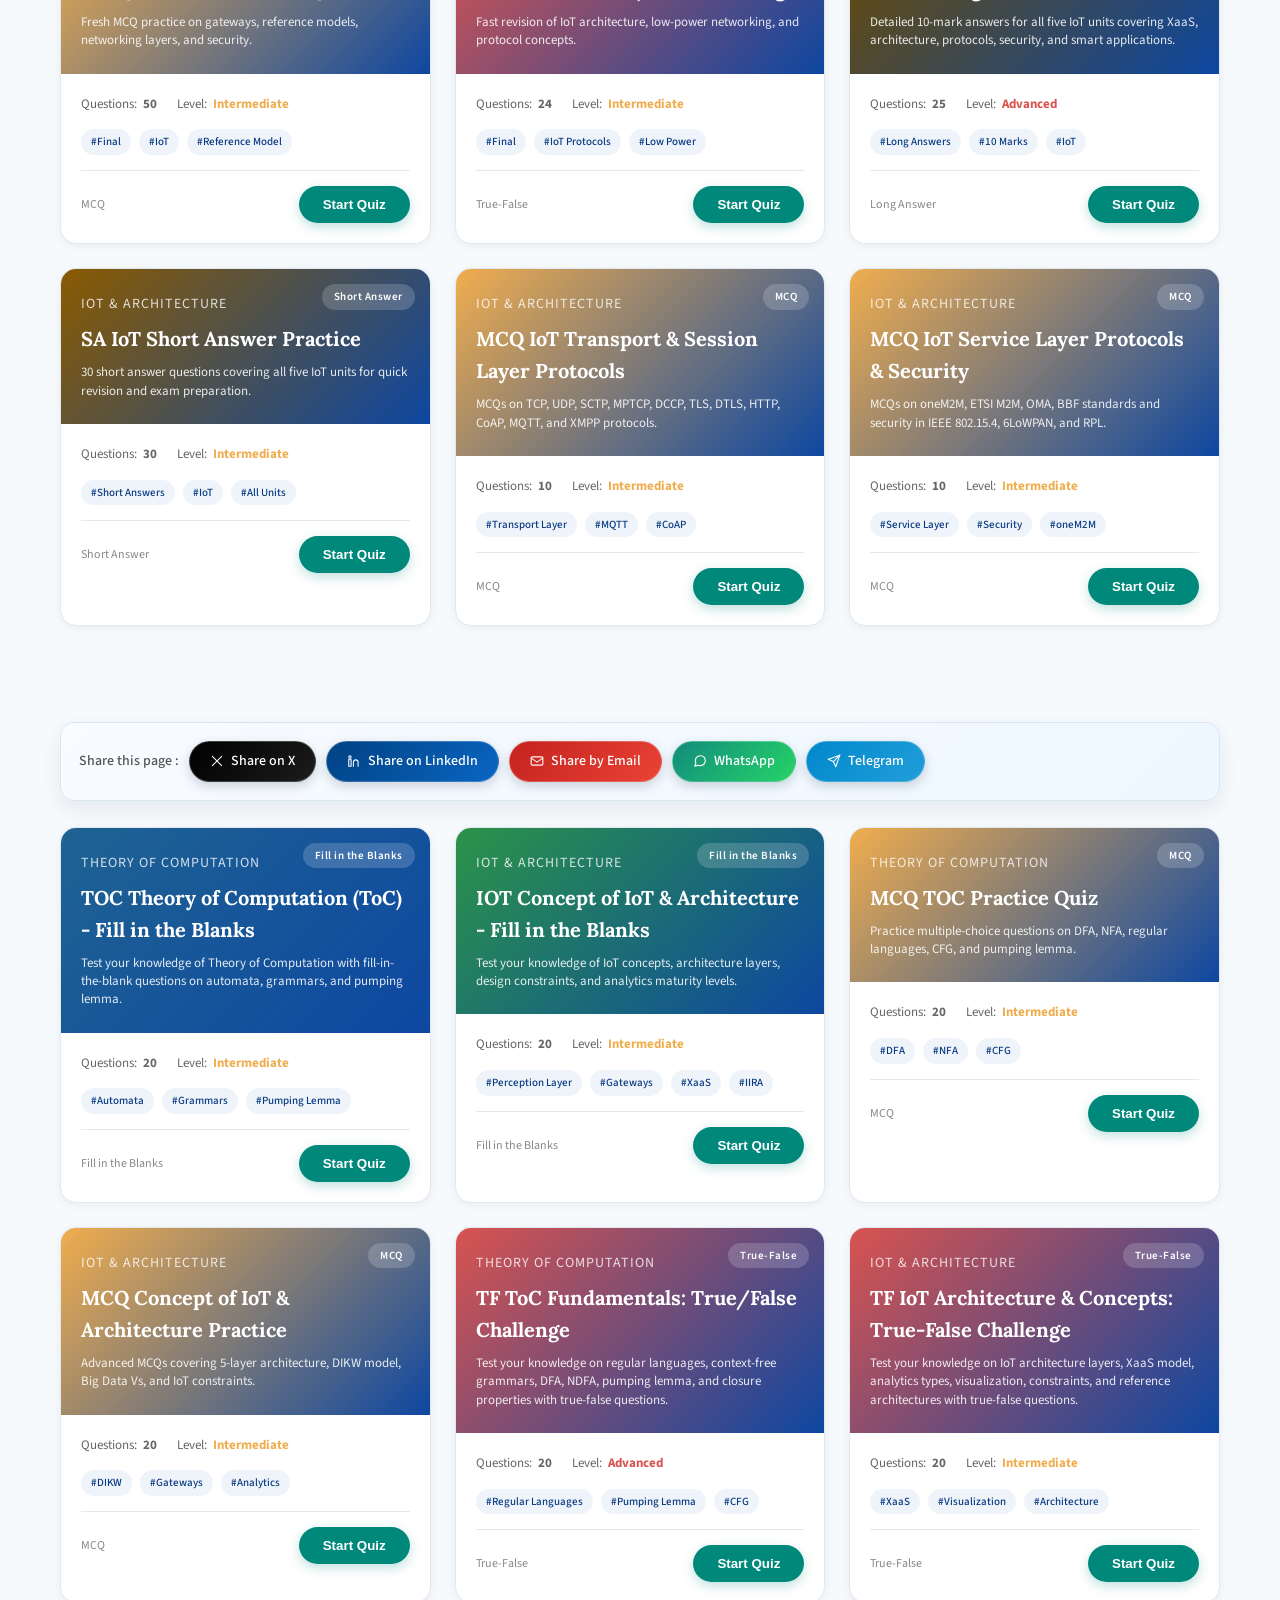
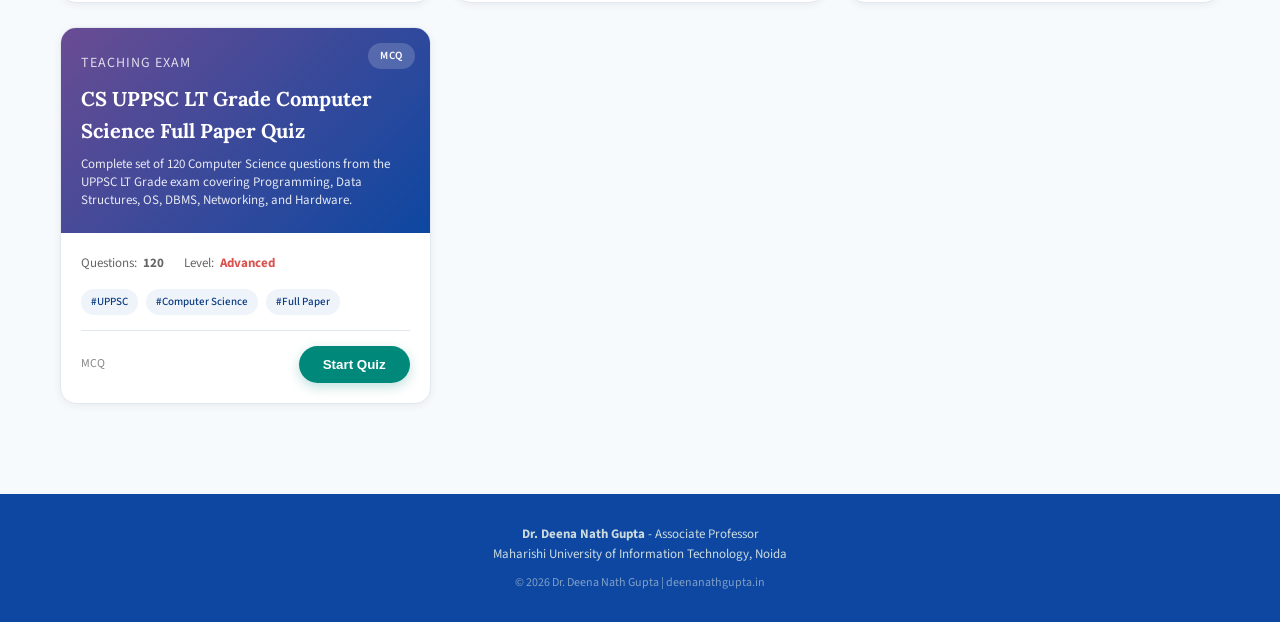
<file: quizzes.html>
<!DOCTYPE html>
<html lang="en">
<head>
<meta charset="UTF-8">
<!-- Google tag (gtag.js) -->
<script async src="https://www.googletagmanager.com/gtag/js?id=G-7DKLQ8GG6H"></script>
<script>
  window.dataLayer = window.dataLayer || [];
  function gtag(){dataLayer.push(arguments);}
  gtag('js', new Date());

  gtag('config', 'G-7DKLQ8GG6H');
</script>
<meta name="viewport" content="width=device-width, initial-scale=1.0">
<meta name="description" content="Student quiz hub by Dr. Deena Nath Gupta, Associate Professor at MUIT Noida and PhD from Jamia Millia Islamia, featuring Theory of Computation and IoT practice quizzes.">
<meta name="keywords" content="quiz for students, theory of computation quiz, iot quiz, mcq quiz, true false quiz, fill in the blanks quiz, computer science practice test">
<meta name="author" content="Dr. Deena Nath Gupta">
<meta name="robots" content="index, follow, max-image-preview:large">
<meta name="theme-color" content="#0b2b3b">
<link rel="canonical" href="https://deenanathgupta.in/quizzes.html">
<link rel="alternate" hreflang="en" href="https://deenanathgupta.in/quizzes.html">
<link rel="alternate" hreflang="x-default" href="https://deenanathgupta.in/quizzes.html">
<link rel="icon" href="/favicon.ico" sizes="any">
<link rel="icon" type="image/png" sizes="32x32" href="/favicon-32x32.png">
<link rel="icon" type="image/png" sizes="16x16" href="/favicon-16x16.png">
<link rel="apple-touch-icon" href="/apple-touch-icon.png" sizes="180x180">
<link rel="icon" type="image/png" sizes="192x192" href="/android-chrome-192x192.png">
<link rel="icon" type="image/png" sizes="512x512" href="/android-chrome-512x512.png">
<link rel="manifest" href="/site.webmanifest">
<meta property="og:type" content="website">
<meta property="og:title" content="Quiz for Students | Dr. Deena Nath Gupta | MUIT">
<meta property="og:description" content="Practice quizzes in Theory of Computation and IoT curated by Dr. Deena Nath Gupta.">
<meta property="og:url" content="https://deenanathgupta.in/quizzes.html">
<meta property="og:image" content="https://deenanathgupta.in/og-image.jpg">
<meta name="twitter:card" content="summary_large_image">
<meta name="twitter:title" content="Quiz for Students | Dr. Deena Nath Gupta | MUIT">
<meta name="twitter:description" content="Practice quizzes in Theory of Computation and IoT curated by Dr. Deena Nath Gupta.">
<meta name="twitter:image" content="https://deenanathgupta.in/og-image.jpg">
<title>Quiz for Students | Dr. Deena Nath Gupta - MUIT Noida</title>
<link href="https://fonts.googleapis.com/css2?family=Lora:wght@400;600;700&family=Source+Sans+3:wght@400;500;600&display=swap" rel="stylesheet">
<style>
:root {
    --primary-dark: #0d47a1;
    --primary-light: #1565c0;
    --primary-mid: #0a3a82;
    --primary-accent: #00897b;
    --light-bg: #f7fafc;
    --border-soft: #e2e8f0;
    --navy: #0d47a1;
    --ink: #1a1a2e;
    --ink-muted: #4a5568;
    --gold: #d4a852;
    --card-shadow: 0 4px 12px rgba(0, 0, 0, 0.08);
    --transition: all 0.25s ease;
}

* {
    margin: 0;
    padding: 0;
    box-sizing: border-box;
}

body {
    font-family: 'Source Sans 3', sans-serif;
    background: var(--light-bg);
    color: var(--ink);
    font-size: 15.5px;
    line-height: 1.6;
}

.wrap {
    max-width: 1200px;
    margin: auto;
    padding: 0 20px;
}

.nav {
    background: rgba(247,250,252,0.96);
    padding: 14px 0;
    position: sticky;
    top: 0;
    z-index: 100;
    box-shadow: 0 2px 10px rgba(0, 0, 0, 0.08);
    border-bottom: 1px solid var(--border-soft);
    backdrop-filter: blur(14px);
}

.nav-inner {
    display: flex;
    justify-content: space-between;
    align-items: center;
    max-width: 1200px;
    margin: auto;
    padding: 0 20px;
    flex-wrap: wrap;
    gap: 12px;
}

.nav-brand {
    color: var(--navy);
    font-family: 'Lora', serif;
    font-size: 20px;
    font-weight: 700;
    text-decoration: none;
}

.nav-links {
    display: flex;
    gap: 28px;
    list-style: none;
    flex-wrap: wrap;
}

.nav-links a {
    color: var(--ink-muted);
    text-decoration: none;
    font-weight: 500;
    font-size: 14px;
    transition: color 0.2s, border-bottom 0.2s;
    border-bottom: 2px solid transparent;
    padding-bottom: 2px;
}

.nav-links a:hover,
.nav-links a.nav-active {
    color: var(--navy);
    border-bottom-color: var(--gold);
    text-decoration: none;
    font-weight: 600;
}

.hero {
    background: linear-gradient(135deg, var(--primary-dark) 0%, var(--primary-dark) 50%, var(--primary-accent) 100%);
    color: white;
    padding: 60px 0;
    text-align: center;
    position: relative;
    overflow: hidden;
}

.hero::before {
    content: '';
    position: absolute;
    inset: 0;
    background: radial-gradient(ellipse at 70% 50%, rgba(255,255,255,0.05) 0%, transparent 65%);
    pointer-events: none;
}

.hero h1 {
    font-family: 'Lora', serif;
    font-size: 42px;
    font-weight: 700;
    margin-bottom: 12px;
}

.hero p {
    font-size: 18px;
    opacity: 0.9;
    max-width: 680px;
    margin: 0 auto;
}

.hero-stats {
    display: flex;
    justify-content: center;
    gap: 40px;
    margin-top: 30px;
    flex-wrap: wrap;
}

.stat-item {
    text-align: center;
}

.stat-number {
    font-size: 32px;
    font-weight: 700;
    font-family: 'Lora', serif;
}

.stat-label {
    font-size: 13px;
    opacity: 0.8;
    letter-spacing: 0.5px;
}

.filter-section {
    background: white;
    padding: 20px 0;
    border-bottom: 1px solid var(--border-soft);
    box-shadow: 0 2px 8px rgba(0, 0, 0, 0.05);
}

.filter-inner {
    display: flex;
    justify-content: space-between;
    align-items: center;
    flex-wrap: wrap;
    gap: 15px;
}

.filter-tabs {
    display: flex;
    gap: 12px;
    flex-wrap: wrap;
}

.filter-btn {
    background: #f0f2f5;
    border: none;
    padding: 8px 20px;
    border-radius: 30px;
    font-weight: 500;
    cursor: pointer;
    transition: all 0.25s ease;
    font-size: 14px;
    border: 1px solid transparent;
}

.filter-btn:hover {
    background: #e0e4e8;
    transform: translateY(-1px);
    border-color: var(--primary-dark);
}

.filter-btn.active {
    background: linear-gradient(135deg, var(--primary-dark) 0%, var(--primary-accent) 100%);
    color: white;
    box-shadow: 0 4px 12px rgba(13, 71, 161, 0.3);
    border-color: transparent;
}

.search-box {
    display: flex;
    align-items: center;
    gap: 8px;
    background: #f0f2f5;
    padding: 6px 16px;
    border-radius: 30px;
}

.search-box input {
    border: none;
    background: transparent;
    padding: 8px 0;
    font-size: 14px;
    width: 220px;
    outline: none;
}

.section {
    padding: 40px 0;
}

.quiz-grid {
    display: grid;
    grid-template-columns: repeat(auto-fill, minmax(350px, 1fr));
    gap: 24px;
}

.quiz-card {
    background: white;
    border-radius: 16px;
    overflow: hidden;
    box-shadow: 0 2px 8px rgba(0, 0, 0, 0.06);
    transition: all 0.3s cubic-bezier(0.22, 1, 0.36, 1);
    border: 1px solid var(--border-soft);
    position: relative;
}

.featured-section {
    padding-top: 34px;
}

.section-heading {
    display: flex;
    justify-content: space-between;
    align-items: flex-end;
    gap: 18px;
    margin-bottom: 18px;
    flex-wrap: wrap;
}

.section-kicker {
    color: var(--primary-accent);
    font-size: 12px;
    font-weight: 700;
    letter-spacing: 0.18em;
    text-transform: uppercase;
    margin-bottom: 8px;
}

.section-title {
    font-family: 'Lora', serif;
    font-size: 28px;
    margin-bottom: 8px;
}

.section-summary {
    color: var(--ink-muted);
    max-width: 760px;
}

.featured-pill {
    display: inline-flex;
    align-items: center;
    gap: 8px;
    padding: 10px 16px;
    border-radius: 999px;
    background: rgba(13, 71, 161, 0.08);
    color: var(--primary-dark);
    font-weight: 700;
    white-space: nowrap;
}

.featured-grid {
    display: grid;
    grid-template-columns: repeat(auto-fill, minmax(350px, 1fr));
    gap: 24px;
}

.quiz-card::before {
    content: '';
    position: absolute;
    top: 0;
    left: 0;
    right: 0;
    height: 3px;
    background: linear-gradient(90deg, var(--primary-dark) 0%, var(--primary-accent) 100%);
    transform: scaleX(0);
    transform-origin: left;
    transition: transform 0.3s ease;
}

.quiz-card:hover::before {
    transform: scaleX(1);
}

.quiz-card:hover {
    transform: translateY(-6px);
    box-shadow: 0 16px 32px rgba(13, 71, 161, 0.15);
}

.quiz-card-header {
    color: white;
    padding: 24px 20px;
    position: relative;
    background: linear-gradient(135deg, var(--primary-dark) 0%, var(--primary-accent) 100%);
}

.quiz-badge {
    position: absolute;
    top: 15px;
    right: 15px;
    background: rgba(255, 255, 255, 0.18);
    backdrop-filter: blur(4px);
    padding: 4px 12px;
    border-radius: 20px;
    font-size: 11px;
    font-weight: 600;
    letter-spacing: 0.5px;
}

.quiz-subject {
    font-size: 14px;
    opacity: 0.8;
    margin-bottom: 8px;
    text-transform: uppercase;
    letter-spacing: 1px;
}

.quiz-title {
    font-size: 20px;
    font-weight: 700;
    font-family: 'Lora', serif;
    margin-bottom: 8px;
}

.quiz-desc {
    font-size: 13px;
    opacity: 0.88;
    line-height: 1.4;
}

.quiz-card-body {
    padding: 20px;
}

.quiz-meta {
    display: flex;
    gap: 20px;
    margin-bottom: 15px;
    flex-wrap: wrap;
}

.meta-item {
    display: flex;
    align-items: center;
    gap: 6px;
    font-size: 13px;
    color: #666;
}

.quiz-tags {
    display: flex;
    gap: 8px;
    flex-wrap: wrap;
    margin-bottom: 15px;
}

.tag {
    background: #eef4fa;
    padding: 4px 10px;
    border-radius: 20px;
    font-size: 11px;
    font-weight: 500;
    color: var(--primary-mid);
}

.quiz-footer {
    display: flex;
    justify-content: space-between;
    align-items: center;
    gap: 12px;
    padding-top: 15px;
    border-top: 1px solid var(--border-soft);
}

.start-btn,
.modal-btn {
    background: linear-gradient(135deg, var(--primary-accent) 0%, #00897b 100%);
    color: white;
    border: none;
    padding: 11px 24px;
    border-radius: 25px;
    font-weight: 600;
    cursor: pointer;
    transition: all 0.25s ease;
    box-shadow: 0 4px 12px rgba(0, 137, 123, 0.25);
    position: relative;
    overflow: hidden;
}

.start-btn::before,
.modal-btn::before {
    content: '';
    position: absolute;
    top: 0;
    left: -100%;
    width: 100%;
    height: 100%;
    background: rgba(255, 255, 255, 0.1);
    transition: left 0.3s ease;
}

.start-btn:hover::before,
.modal-btn:hover::before {
    left: 100%;
}

.start-btn:hover,
.modal-btn:hover {
    background: linear-gradient(135deg, #00897b 0%, #00695c 100%);
    transform: translateY(-2px);
    box-shadow: 0 6px 16px rgba(0, 137, 123, 0.35);
}

.modal-btn.secondary {
    background: #e9ecef;
    color: var(--primary-dark);
}

.quiz-stats {
    font-size: 12px;
    color: #888;
}

.empty-state {
    text-align: center;
    padding: 60px 20px;
    background: white;
    border-radius: 16px;
    border: 1px solid var(--border-soft);
}

.empty-state h3 {
    font-size: 20px;
    margin-bottom: 8px;
    color: var(--primary-dark);
}

.empty-state p {
    color: #777;
}

.share-wrap {
    margin: 16px 0 26px;
    padding: 18px;
    border: 1px solid #d8e6f2;
    border-radius: 14px;
    background: linear-gradient(135deg, #f8fbff 0%, #eef7ff 100%);
    box-shadow: 0 8px 20px rgba(9, 43, 79, 0.08);
}

.share-wrap .share-buttons {
    display: flex;
    align-items: center;
    flex-wrap: wrap;
    gap: 10px;
}

.share-label {
    font-size: 14px;
    font-weight: 500;
    color: var(--text-secondary, #555);
    white-space: nowrap;
}

.share-btn {
    text-decoration: none;
    display: inline-flex;
    align-items: center;
    gap: 7px;
    padding: 8px 20px;
    border-radius: 30px;
    color: #fff;
    font-size: 14px;
    font-weight: 500;
    border: 1px solid rgba(255, 255, 255, 0.22);
    box-shadow: 0 4px 12px rgba(8, 25, 50, 0.18);
    transition: transform 0.22s ease, box-shadow 0.22s ease, filter 0.22s ease;
}

.share-icon {
    width: 14px;
    height: 14px;
    flex-shrink: 0;
    stroke: currentColor;
    stroke-width: 1.9;
    stroke-linecap: round;
    stroke-linejoin: round;
    fill: none;
    opacity: 0.96;
}

.share-btn:hover {
    transform: translateY(-2px);
    box-shadow: 0 12px 24px rgba(8, 25, 50, 0.28);
    filter: saturate(1.06);
}

.share-btn:focus-visible {
    outline: 2px solid rgba(13, 71, 161, 0.35);
    outline-offset: 2px;
}

.share-btn.share-x { background: linear-gradient(135deg, #000000 0%, #1c1c1c 100%); }
.share-btn.share-linkedin { background: linear-gradient(135deg, #004182 0%, #0a66c2 100%); }
.share-btn.share-email { background: linear-gradient(135deg, #c5221f 0%, #ea4335 100%); }
.share-btn.share-whatsapp { background: linear-gradient(135deg, #128c7e 0%, #25d366 100%); }
.share-btn.share-telegram { background: linear-gradient(135deg, #0088cc 0%, #229ed9 100%); }

.modal-overlay {
    position: fixed;
    inset: 0;
    background: rgba(0, 0, 0, 0.7);
    backdrop-filter: blur(4px);
    z-index: 1000;
    display: flex;
    align-items: center;
    justify-content: center;
    visibility: hidden;
    opacity: 0;
    transition: var(--transition);
}

.modal-overlay.active {
    visibility: visible;
    opacity: 1;
}

.modal-container {
    background: white;
    max-width: 500px;
    width: 90%;
    border-radius: 20px;
    overflow: hidden;
    transform: scale(0.96);
    transition: var(--transition);
}

.modal-overlay.active .modal-container {
    transform: scale(1);
}

.modal-header {
    background: var(--primary-dark);
    color: white;
    padding: 20px;
    font-size: 18px;
    font-weight: 700;
    font-family: 'Lora', serif;
}

.modal-body {
    padding: 30px;
    text-align: center;
}

.modal-icon {
    font-size: 48px;
    margin-bottom: 16px;
}

.modal-body h3 {
    font-size: 22px;
    margin-bottom: 12px;
}

.modal-body p {
    color: #666;
    margin-bottom: 20px;
}

.modal-footer {
    padding: 20px;
    display: flex;
    justify-content: center;
    gap: 12px;
}

.footer {
    background: var(--primary-dark);
    color: #cbdbe0;
    text-align: center;
    padding: 30px 0;
    margin-top: 50px;
    font-size: 13px;
}

.footer a {
    color: #cbdbe0;
    text-decoration: none;
}

.footer a:hover {
    color: white;
    text-decoration: underline;
}

@media (max-width: 768px) {
    .hero h1 {
        font-size: 32px;
    }

    .quiz-grid {
        grid-template-columns: 1fr;
    }

    .filter-inner {
        flex-direction: column;
        align-items: stretch;
    }

    .filter-tabs {
        justify-content: center;
    }

    .search-box {
        justify-content: center;
    }

    .search-box input {
        width: 100%;
    }

    .share-label {
        margin-bottom: 2px;
    }
}
</style>
<link rel="stylesheet" href="nav-mobile.css?v=20260416">
</head>
<body>
<div id="quizModal" class="modal-overlay">
    <div class="modal-container">
        <div class="modal-header">Start Quiz</div>
        <div class="modal-body">
            <div class="modal-icon" id="modalIcon">DN</div>
            <h3 id="modalTitle">Quiz Title</h3>
            <p id="modalDesc">Quiz description goes here.</p>
        </div>
        <div class="modal-footer">
            <button class="modal-btn secondary" id="cancelModalBtn" type="button">Cancel</button>
            <button class="modal-btn" id="startQuizBtn" type="button">Start Quiz</button>
        </div>
    </div>
</div>

<nav class="nav">
    <div class="nav-inner">
        <a href="https://deenanathgupta.in" class="nav-brand" target="_blank" rel="noopener noreferrer">Dr. Deena Nath Gupta</a>
        <ul class="nav-links">
            <li><a href="index.html#about">ABOUT</a></li>
            <li><a href="index.html#impact">IMPACT</a></li>
            <li><a href="index.html#publications">PUBLICATIONS</a></li>
            <li><a href="index.html#service">SERVICE</a></li>
            <li><a href="index.html#honors">HONORS</a></li>
            <li><a href="index.html#contact">CONTACT</a></li>
            <li><a href="quizzes.html" class="nav-active">QUIZ FOR STUDENTS</a></li>
        </ul>
        <button class="nav-hamburger" id="navHamburger" aria-label="Open navigation menu" aria-expanded="false" aria-controls="navSidebar">
          <span></span><span></span><span></span>
        </button>
    </div>
</nav>

<!-- Off-canvas sidebar -->
<div class="nav-sidebar" id="navSidebar" role="dialog" aria-modal="true" aria-label="Navigation" aria-hidden="true">
  <div class="nav-sidebar-header">
    <span class="nav-sidebar-title">Navigation</span>
    <button class="nav-sidebar-close" id="navSidebarClose" aria-label="Close navigation menu">&#10005;</button>
  </div>
  <nav>
    <ul>
      <li><a href="index.html#about">ABOUT</a></li>
      <li><a href="index.html#impact">IMPACT</a></li>
      <li><a href="index.html#publications">PUBLICATIONS</a></li>
      <li><a href="index.html#service">SERVICE</a></li>
      <li><a href="index.html#honors">HONORS</a></li>
      <li><a href="index.html#contact">CONTACT</a></li>
      <li><a href="quizzes.html">QUIZ FOR STUDENTS</a></li>
    </ul>
  </nav>
</div>
<div class="nav-overlay" id="navOverlay" aria-hidden="true"></div>

<header class="hero">
    <div class="wrap">
        <h1>Quiz For Students</h1>
        <p>Explore the latest Theory of Computation, IoT, and Short Answer quizzes. New final sets are surfaced first so the newest practice material is easy to find.</p>
        <div class="hero-stats">
            <div class="stat-item">
                <div class="stat-number" id="totalQuizzesCount">0</div>
                <div class="stat-label">Total Quizzes</div>
            </div>
            <div class="stat-item">
                <div class="stat-number" id="totalQuestionsCount">0</div>
                <div class="stat-label">Total Questions</div>
            </div>
            <div class="stat-item">
                <div class="stat-number" id="subjectsCount">0</div>
                <div class="stat-label">Subjects</div>
            </div>
        </div>
    </div>
</header>

<div class="filter-section">
    <div class="wrap">
        <div class="filter-inner">
            <div class="filter-tabs">
                <button class="filter-btn active" data-filter="all" type="button">All Quizzes</button>
                <button class="filter-btn" data-filter="toc" type="button">Theory of Computation</button>
                <button class="filter-btn" data-filter="iot" type="button">IoT & Architecture</button>
                <button class="filter-btn" data-filter="teaching_exam" type="button">Teaching Exam</button>
                <button class="filter-btn" data-filter="fillblank" type="button">Fill in Blanks</button>
                <button class="filter-btn" data-filter="sa" type="button">Short Answer</button>
                <button class="filter-btn" data-filter="mcq" type="button">MCQ / True-False</button>
            </div>
            <div class="search-box">
                <span>Search</span>
                <input type="text" id="searchInput" placeholder="Search quizzes...">
            </div>
        </div>
    </div>
</div>

<section class="section featured-section" id="featuredQuizzesSection">
    <div class="wrap">
        <div class="section-heading">
            <div>
                <div class="section-kicker">Latest additions</div>
                <h2 class="section-title">New quizzes at the top</h2>
                <p class="section-summary">Short Answer practice and the final versions of TOC and IoT quizzes are grouped here so the newest material is always the first thing you see.</p>
            </div>
            <div class="featured-pill" id="featuredQuizzesCount">0 featured</div>
        </div>
        <div class="featured-grid" id="featuredQuizGrid"></div>
    </div>
</section>

<section class="section">
    <div class="wrap">
        <div class="share-wrap" aria-label="Share this page">
            <div class="share-buttons">
                <span class="share-label">Share this page :</span>
                <a id="shareX" class="share-btn share-x" href="#" target="_blank" rel="noopener noreferrer"><svg class="share-icon" viewBox="0 0 24 24" aria-hidden="true"><path d="M4 4l16 16"></path><path d="M20 4L4 20"></path></svg><span>Share on X</span></a>
                <a id="shareLinkedIn" class="share-btn share-linkedin" href="#" target="_blank" rel="noopener noreferrer"><svg class="share-icon" viewBox="0 0 24 24" aria-hidden="true"><rect x="3" y="9" width="4" height="12"></rect><circle cx="5" cy="5" r="2"></circle><path d="M11 21v-7a4 4 0 0 1 8 0v7"></path></svg><span>Share on LinkedIn</span></a>
                <a id="shareEmail" class="share-btn share-email" href="#"><svg class="share-icon" viewBox="0 0 24 24" aria-hidden="true"><rect x="2" y="5" width="20" height="14" rx="2"></rect><path d="M2 7l10 7 10-7"></path></svg><span>Share by Email</span></a>
                <a id="shareWhatsApp" class="share-btn share-whatsapp" href="#" target="_blank" rel="noopener noreferrer"><svg class="share-icon" viewBox="0 0 24 24" aria-hidden="true"><path d="M21 11.5a8.38 8.38 0 0 1-.9 3.8 8.5 8.5 0 0 1-7.6 4.7 8.38 8.38 0 0 1-3.8-.9L3 21l1.9-5.7a8.38 8.38 0 0 1-.9-3.8 8.5 8.5 0 0 1 4.7-7.6 8.38 8.38 0 0 1 3.8-.9h.5a8.48 8.48 0 0 1 8 8v.5z"></path></svg><span>WhatsApp</span></a>
                <a id="shareTelegram" class="share-btn share-telegram" href="#" target="_blank" rel="noopener noreferrer"><svg class="share-icon" viewBox="0 0 24 24" aria-hidden="true"><path d="M22 2L11 13"></path><path d="M22 2L15 22 11 13 2 9l20-7z"></path></svg><span>Telegram</span></a>
            </div>
        </div>
        <div class="quiz-grid" id="quizGrid"></div>
    </div>
</section>

<footer class="footer">
    <div class="wrap">
        <div><strong>Dr. Deena Nath Gupta</strong> - Associate Professor</div>
        <div>Maharishi University of Information Technology, Noida</div>
        <div style="margin-top:8px;font-size:12px;opacity:.6;">&copy; 2026 Dr. Deena Nath Gupta | <a href="https://deenanathgupta.in" target="_blank" rel="noopener noreferrer">deenanathgupta.in</a></div>
    </div>
</footer>

<script>
const quizzes = [
    {
        id: 8,
        title: "Theory of Computation Long Answer Practice",
        description: "Detailed 10-mark answers for automata theory, computability, and complexity theory.",
        subject: "toc",
        subjectName: "Theory of Computation",
        type: "longanswer",
        typeName: "Long Answer",
        icon: "LA",
        color: "#6c4a00",
        questionsCount: 30,
        difficulty: "Advanced",
        tags: ["Long Answers", "10 Marks", "Theory of Computation"],
        quizPath: "toc/toc_la_quiz_final",
        quizPage: "saquiz.html",
        featured: true
    },
    {
        id: 9,
        title: "Theory of Computation Short Answer Practice",
        description: "Practice written answers on automata, grammars, Turing machines, and complexity classes.",
        subject: "toc",
        subjectName: "Theory of Computation",
        type: "sa",
        typeName: "Short Answer",
        icon: "SA",
        color: "#8a5a00",
        questionsCount: 30,
        difficulty: "Intermediate",
        tags: ["Short Answers", "Theory of Computation"],
        quizPath: "toc/toc_sa_quiz_final",
        quizPage: "saquiz.html",
        featured: true
    },
    {
        id: 10,
        title: "Theory of Computation Final Fill in the Blanks",
        description: "Fresh fill-in-the-blank practice for TOC covering finite automata, grammars, Turing machines, and complexity theory.",
        subject: "toc",
        subjectName: "Theory of Computation",
        type: "fillblank",
        typeName: "Fill in the Blanks",
        icon: "TOC",
        color: "#1f6392",
        questionsCount: 25,
        difficulty: "Intermediate",
        tags: ["Final", "Automata", "Grammars"],
        quizPath: "toc/toc_fb_quiz_final",
        quizPage: "fbquiz.html",
        featured: true
    },
    {
        id: 11,
        title: "Theory of Computation Final Practice Quiz",
        description: "Updated MCQ practice on DFA, NFA, CFGs, Turing machines, and complexity classes.",
        subject: "toc",
        subjectName: "Theory of Computation",
        type: "mcq",
        typeName: "MCQ",
        icon: "MCQ",
        color: "#f0ad4e",
        questionsCount: 50,
        difficulty: "Intermediate",
        tags: ["Final", "DFA", "CFG"],
        quizPath: "toc/toc_quiz_final",
        quizPage: "quiz.html",
        featured: true
    },
    {
        id: 12,
        title: "Theory of Computation Final True/False Challenge",
        description: "Quick true/false revision on regular languages, grammars, Turing machines, and complexity theory.",
        subject: "toc",
        subjectName: "Theory of Computation",
        type: "truefalse",
        typeName: "True-False",
        icon: "TF",
        color: "#d9534f",
        questionsCount: 25,
        difficulty: "Advanced",
        tags: ["Final", "Regular Languages", "Turing Machines"],
        quizPath: "toc/toc_tf_quiz_final",
        quizPage: "tfquiz.html",
        featured: true
    },
    {
        id: 13,
        title: "IoT Final Fill in the Blanks",
        description: "Updated fill-in-the-blank practice for IoT architecture, protocols, and standards.",
        subject: "iot",
        subjectName: "IoT & Architecture",
        type: "fillblank",
        typeName: "Fill in the Blanks",
        icon: "IOT",
        color: "#2b9348",
        questionsCount: 25,
        difficulty: "Intermediate",
        tags: ["Final", "IoT Architecture", "Protocols"],
        quizPath: "iot/iot_fb_quiz_final",
        quizPage: "fbquiz.html",
        featured: true
    },
    {
        id: 14,
        title: "IoT Final Practice Quiz",
        description: "Fresh MCQ practice on gateways, reference models, networking layers, and security.",
        subject: "iot",
        subjectName: "IoT & Architecture",
        type: "mcq",
        typeName: "MCQ",
        icon: "MCQ",
        color: "#f0ad4e",
        questionsCount: 50,
        difficulty: "Intermediate",
        tags: ["Final", "IoT", "Reference Model"],
        quizPath: "iot/iot_quiz_final",
        quizPage: "quiz.html",
        featured: true
    },
    {
        id: 15,
        title: "IoT Final True/False Challenge",
        description: "Fast revision of IoT architecture, low-power networking, and protocol concepts.",
        subject: "iot",
        subjectName: "IoT & Architecture",
        type: "truefalse",
        typeName: "True-False",
        icon: "TF",
        color: "#d9534f",
        questionsCount: 24,
        difficulty: "Intermediate",
        tags: ["Final", "IoT Protocols", "Low Power"],
        quizPath: "iot/iot_tf_quiz_final",
        quizPage: "tfquiz.html",
        featured: true
    },
    {
        id: 16,
        title: "IoT Long Answer Practice",
        description: "Detailed 10-mark answers for all five IoT units covering XaaS, architecture, protocols, security, and smart applications.",
        subject: "iot",
        subjectName: "IoT & Architecture",
        type: "longanswer",
        typeName: "Long Answer",
        icon: "LA",
        color: "#6c4a00",
        questionsCount: 25,
        difficulty: "Advanced",
        tags: ["Long Answers", "10 Marks", "IoT"],
        quizPath: "iot/iot_la_quiz_final",
        quizPage: "saquiz.html",
        featured: true
    },
    {
        id: 17,
        title: "IoT Short Answer Practice",
        description: "30 short answer questions covering all five IoT units for quick revision and exam preparation.",
        subject: "iot",
        subjectName: "IoT & Architecture",
        type: "sa",
        typeName: "Short Answer",
        icon: "SA",
        color: "#8a5a00",
        questionsCount: 30,
        difficulty: "Intermediate",
        tags: ["Short Answers", "IoT", "All Units"],
        quizPath: "iot/iot_sa_quiz_final",
        quizPage: "saquiz.html",
        featured: true
    },
    {
        id: 18,
        title: "IoT Transport & Session Layer Protocols",
        description: "MCQs on TCP, UDP, SCTP, MPTCP, DCCP, TLS, DTLS, HTTP, CoAP, MQTT, and XMPP protocols.",
        subject: "iot",
        subjectName: "IoT & Architecture",
        type: "mcq",
        typeName: "MCQ",
        icon: "MCQ",
        color: "#f0ad4e",
        questionsCount: 10,
        difficulty: "Intermediate",
        tags: ["Transport Layer", "MQTT", "CoAP"],
        quizPath: "iot/iot_quiz4",
        quizPage: "quiz.html",
        featured: true
    },
    {
        id: 19,
        title: "IoT Service Layer Protocols & Security",
        description: "MCQs on oneM2M, ETSI M2M, OMA, BBF standards and security in IEEE 802.15.4, 6LoWPAN, and RPL.",
        subject: "iot",
        subjectName: "IoT & Architecture",
        type: "mcq",
        typeName: "MCQ",
        icon: "MCQ",
        color: "#f0ad4e",
        questionsCount: 10,
        difficulty: "Intermediate",
        tags: ["Service Layer", "Security", "oneM2M"],
        quizPath: "iot/iot_quiz5",
        quizPage: "quiz.html",
        featured: true
    },
    {
        id: 1,
        title: "Theory of Computation (ToC) - Fill in the Blanks",
        description: "Test your knowledge of Theory of Computation with fill-in-the-blank questions on automata, grammars, and pumping lemma.",
        subject: "toc",
        subjectName: "Theory of Computation",
        type: "fillblank",
        typeName: "Fill in the Blanks",
        icon: "TOC",
        color: "#1f6392",
        questionsCount: 20,
        difficulty: "Intermediate",
        tags: ["Automata", "Grammars", "Pumping Lemma"],
        quizPath: "toc/toc-fb-quiz-1",
        quizPage: "fbquiz.html"
    },
    {
        id: 2,
        title: "Concept of IoT & Architecture - Fill in the Blanks",
        description: "Test your knowledge of IoT concepts, architecture layers, design constraints, and analytics maturity levels.",
        subject: "iot",
        subjectName: "IoT & Architecture",
        type: "fillblank",
        typeName: "Fill in the Blanks",
        icon: "IOT",
        color: "#2b9348",
        questionsCount: 20,
        difficulty: "Intermediate",
        tags: ["Perception Layer", "Gateways", "XaaS", "IIRA"],
        quizPath: "iot/iot-fb-quiz-1",
        quizPage: "fbquiz.html"
    },
    {
        id: 3,
        title: "TOC Practice Quiz",
        description: "Practice multiple-choice questions on DFA, NFA, regular languages, CFG, and pumping lemma.",
        subject: "toc",
        subjectName: "Theory of Computation",
        type: "mcq",
        typeName: "MCQ",
        icon: "MCQ",
        color: "#f0ad4e",
        questionsCount: 20,
        difficulty: "Intermediate",
        tags: ["DFA", "NFA", "CFG"],
        quizPath: "toc/toc-quiz",
        quizPage: "quiz.html"
    },
    {
        id: 4,
        title: "Concept of IoT & Architecture Practice",
        description: "Advanced MCQs covering 5-layer architecture, DIKW model, Big Data Vs, and IoT constraints.",
        subject: "iot",
        subjectName: "IoT & Architecture",
        type: "mcq",
        typeName: "MCQ",
        icon: "MCQ",
        color: "#f0ad4e",
        questionsCount: 20,
        difficulty: "Intermediate",
        tags: ["DIKW", "Gateways", "Analytics"],
        quizPath: "iot/iot-quiz-1",
        quizPage: "quiz.html"
    },
    {
        id: 5,
        title: "ToC Fundamentals: True/False Challenge",
        description: "Test your knowledge on regular languages, context-free grammars, DFA, NDFA, pumping lemma, and closure properties with true-false questions.",
        subject: "toc",
        subjectName: "Theory of Computation",
        type: "truefalse",
        typeName: "True-False",
        icon: "TF",
        color: "#d9534f",
        questionsCount: 20,
        difficulty: "Advanced",
        tags: ["Regular Languages", "Pumping Lemma", "CFG"],
        quizPath: "toc/toc-tf-quiz-1",
        quizPage: "tfquiz.html"
    },
    {
        id: 6,
        title: "IoT Architecture & Concepts: True-False Challenge",
        description: "Test your knowledge on IoT architecture layers, XaaS model, analytics types, visualization, constraints, and reference architectures with true-false questions.",
        subject: "iot",
        subjectName: "IoT & Architecture",
        type: "truefalse",
        typeName: "True-False",
        icon: "TF",
        color: "#d9534f",
        questionsCount: 20,
        difficulty: "Intermediate",
        tags: ["XaaS", "Visualization", "Architecture"],
        quizPath: "iot/iot-tf-quiz-1",
        quizPage: "tfquiz.html"
    },
    {
        id: 7,
        title: "UPPSC LT Grade Computer Science Full Paper Quiz",
        description: "Complete set of 120 Computer Science questions from the UPPSC LT Grade exam covering Programming, Data Structures, OS, DBMS, Networking, and Hardware.",
        subject: "teaching_exam",
        subjectName: "Teaching Exam",
        type: "mcq",
        typeName: "MCQ",
        icon: "CS",
        color: "#6a4c93",
        questionsCount: 120,
        difficulty: "Advanced",
        tags: ["UPPSC", "Computer Science", "Full Paper"],
        quizPath: "teaching-exam/cs-quiz-1",
        quizPage: "quiz.html"
    }
];

let currentFilter = "all";
let currentSearch = "";

(function() {
    var pageUrl = encodeURIComponent(window.location.href);
    var pageTitle = encodeURIComponent(document.title);
    var shareX = document.getElementById("shareX");
    var shareLinkedIn = document.getElementById("shareLinkedIn");
    var shareEmail = document.getElementById("shareEmail");
    var shareWhatsApp = document.getElementById("shareWhatsApp");
    var shareTelegram = document.getElementById("shareTelegram");

    if (shareX) {
        shareX.href = "https://twitter.com/intent/tweet?url=" + pageUrl + "&text=" + pageTitle;
    }
    if (shareLinkedIn) {
        shareLinkedIn.href = "https://www.linkedin.com/sharing/share-offsite/?url=" + pageUrl;
    }
    if (shareEmail) {
        shareEmail.href = "mailto:?subject=" + pageTitle + "&body=" + pageUrl;
    }
    if (shareWhatsApp) {
        shareWhatsApp.href = "https://wa.me/?text=" + pageTitle + "%20" + pageUrl;
    }
    if (shareTelegram) {
        shareTelegram.href = "https://t.me/share/url?url=" + pageUrl + "&text=" + pageTitle;
    }
})();

function getUniqueSubjects() {
    return new Set(quizzes.map(function(quiz) {
        return quiz.subject;
    })).size;
}

function getTotalQuestions() {
    return quizzes.reduce(function(sum, quiz) {
        return sum + quiz.questionsCount;
    }, 0);
}

function updateStats() {
    document.getElementById("totalQuizzesCount").textContent = quizzes.length;
    document.getElementById("totalQuestionsCount").textContent = getTotalQuestions();
    document.getElementById("subjectsCount").textContent = getUniqueSubjects();
}

function escapeHtml(value) {
    if (!value) {
        return "";
    }

    return value.replace(/[&<>]/g, function(character) {
        if (character === "&") return "&amp;";
        if (character === "<") return "&lt;";
        if (character === ">") return "&gt;";
        return character;
    });
}

function getTypeLabel(type) {
    if (type === "longanswer") return "Long Answer";
    if (type === "sa") return "Short Answer";
    if (type === "fillblank") return "Fill in the Blanks";
    if (type === "truefalse") return "True-False";
    return "MCQ";
}

function getDifficultyColor(difficulty) {
    if (difficulty === "Beginner") return "#2b9348";
    if (difficulty === "Advanced") return "#d9534f";
    return "#f0ad4e";
}

function filterQuizzes() {
    return quizzes.filter(function(quiz) {
        let matchesFilter = false;

        if (currentFilter === "all") {
            matchesFilter = true;
        } else if (currentFilter === "toc" && quiz.subject === "toc") {
            matchesFilter = true;
        } else if (currentFilter === "iot" && quiz.subject === "iot") {
            matchesFilter = true;
        } else if (currentFilter === "teaching_exam" && quiz.subject === "teaching_exam") {
            matchesFilter = true;
        } else if (currentFilter === "fillblank" && quiz.type === "fillblank") {
            matchesFilter = true;
        } else if (currentFilter === "sa" && (quiz.type === "sa" || quiz.type === "longanswer")) {
            matchesFilter = true;
        } else if (currentFilter === "mcq" && (quiz.type === "mcq" || quiz.type === "truefalse")) {
            matchesFilter = true;
        }

        if (!matchesFilter) {
            return false;
        }

        if (!currentSearch) {
            return true;
        }

        const searchValue = currentSearch.toLowerCase();
        return quiz.title.toLowerCase().includes(searchValue) ||
            quiz.description.toLowerCase().includes(searchValue) ||
            quiz.subjectName.toLowerCase().includes(searchValue) ||
            quiz.typeName.toLowerCase().includes(searchValue) ||
            quiz.tags.some(function(tag) {
                return tag.toLowerCase().includes(searchValue);
            });
    });
}

function getFeaturedQuizzes() {
    return quizzes.filter(function(quiz) {
        return quiz.featured;
    });
}

function createQuizCard(quiz, isFeatured) {
    return `
            <div class="quiz-card" data-id="${quiz.id}">
                <div class="quiz-card-header" style="background: linear-gradient(135deg, ${quiz.color}, var(--primary-dark));">
                    <div class="quiz-badge">${escapeHtml(quiz.typeName)}</div>
                    <div class="quiz-subject">${escapeHtml(quiz.subjectName)}</div>
                    <div class="quiz-title">${escapeHtml(quiz.icon)} ${escapeHtml(quiz.title)}</div>
                    <div class="quiz-desc">${escapeHtml(quiz.description)}</div>
                </div>
                <div class="quiz-card-body">
                    <div class="quiz-meta">
                        <div class="meta-item"><span>Questions:</span><strong>${quiz.questionsCount}</strong></div>
                        <div class="meta-item"><span>Level:</span><strong style="color:${getDifficultyColor(quiz.difficulty)};">${escapeHtml(quiz.difficulty)}</strong></div>
                    </div>
                    <div class="quiz-tags">
                        ${quiz.tags.map(function(tag) {
                            return `<span class="tag">#${escapeHtml(tag)}</span>`;
                        }).join("")}
                    </div>
                    <div class="quiz-footer">
                        <span class="quiz-stats">${escapeHtml(getTypeLabel(quiz.type))}</span>
                        <button class="start-btn" data-id="${quiz.id}" type="button">Start Quiz</button>
                    </div>
                </div>
            </div>
        `;
}

function bindQuizCardActions(container) {
    if (!container) {
        return;
    }

    container.querySelectorAll(".quiz-card").forEach(function(card) {
        card.addEventListener("click", function(event) {
            if (event.target.classList.contains("start-btn")) {
                return;
            }

            const quizId = parseInt(card.dataset.id, 10);
            const quiz = quizzes.find(function(item) {
                return item.id === quizId;
            });
            if (quiz) {
                openQuizModal(quiz);
            }
        });
    });

    container.querySelectorAll(".start-btn").forEach(function(button) {
        button.addEventListener("click", function(event) {
            event.stopPropagation();
            const quizId = parseInt(button.dataset.id, 10);
            const quiz = quizzes.find(function(item) {
                return item.id === quizId;
            });
            if (quiz) {
                openQuizModal(quiz);
            }
        });
    });
}

function renderFeaturedQuizzes() {
    const grid = document.getElementById("featuredQuizGrid");
    const count = document.getElementById("featuredQuizzesCount");
    const section = document.getElementById("featuredQuizzesSection");

    // Apply the same subject/type/search filter as the main grid, but only over featured quizzes
    const featured = filterQuizzes().filter(function(quiz) {
        return quiz.featured;
    });

    if (count) {
        count.textContent = `${featured.length} featured`;
    }

    // Hide the whole section when nothing matches
    if (section) {
        section.style.display = featured.length ? '' : 'none';
    }

    if (!grid) {
        return;
    }

    grid.innerHTML = featured.map(function(quiz) {
        return createQuizCard(quiz, true);
    }).join("");

    bindQuizCardActions(grid);
}

function renderQuizzes() {
    const grid = document.getElementById("quizGrid");
    const filtered = filterQuizzes().filter(function(quiz) {
        return !quiz.featured;
    });

    if (!filtered.length) {
        grid.innerHTML = '<div class="empty-state"><h3>No additional quizzes found</h3><p>Featured quizzes above match your current filter.</p></div>';
        return;
    }

    grid.innerHTML = filtered.map(function(quiz) {
        return createQuizCard(quiz, false);
    }).join("");

    bindQuizCardActions(grid);
}

function openQuizModal(quiz) {
    document.getElementById("modalIcon").textContent = "DN";
    document.getElementById("modalTitle").textContent = quiz.title;
    document.getElementById("modalDesc").innerHTML = `${escapeHtml(quiz.description)}<br><br><strong>${quiz.questionsCount} questions</strong> | ${escapeHtml(quiz.typeName)} | ${escapeHtml(quiz.difficulty)}`;
    document.getElementById("startQuizBtn").dataset.href = `${quiz.quizPage}?q=${quiz.quizPath}`;
    document.getElementById("quizModal").classList.add("active");
}

function closeModal() {
    document.getElementById("quizModal").classList.remove("active");
}

document.querySelectorAll(".filter-btn").forEach(function(button) {
    button.addEventListener("click", function() {
        document.querySelectorAll(".filter-btn").forEach(function(item) {
            item.classList.remove("active");
        });
        button.classList.add("active");
        currentFilter = button.dataset.filter;
        renderFeaturedQuizzes();
        renderQuizzes();
    });
});

document.getElementById("searchInput").addEventListener("input", function(event) {
    currentSearch = event.target.value.trim();
    renderFeaturedQuizzes();
    renderQuizzes();
});

document.getElementById("cancelModalBtn").addEventListener("click", closeModal);
document.getElementById("quizModal").addEventListener("click", function(event) {
    if (event.target.id === "quizModal") {
        closeModal();
    }
});
document.getElementById("startQuizBtn").addEventListener("click", function() {
    const href = document.getElementById("startQuizBtn").dataset.href;
    if (href) {
        window.location.href = href;
    }
});

updateStats();
renderFeaturedQuizzes();
renderQuizzes();
</script>
<script src="nav-mobile.js?v=20260416"></script>
</body>
</html>
</file>
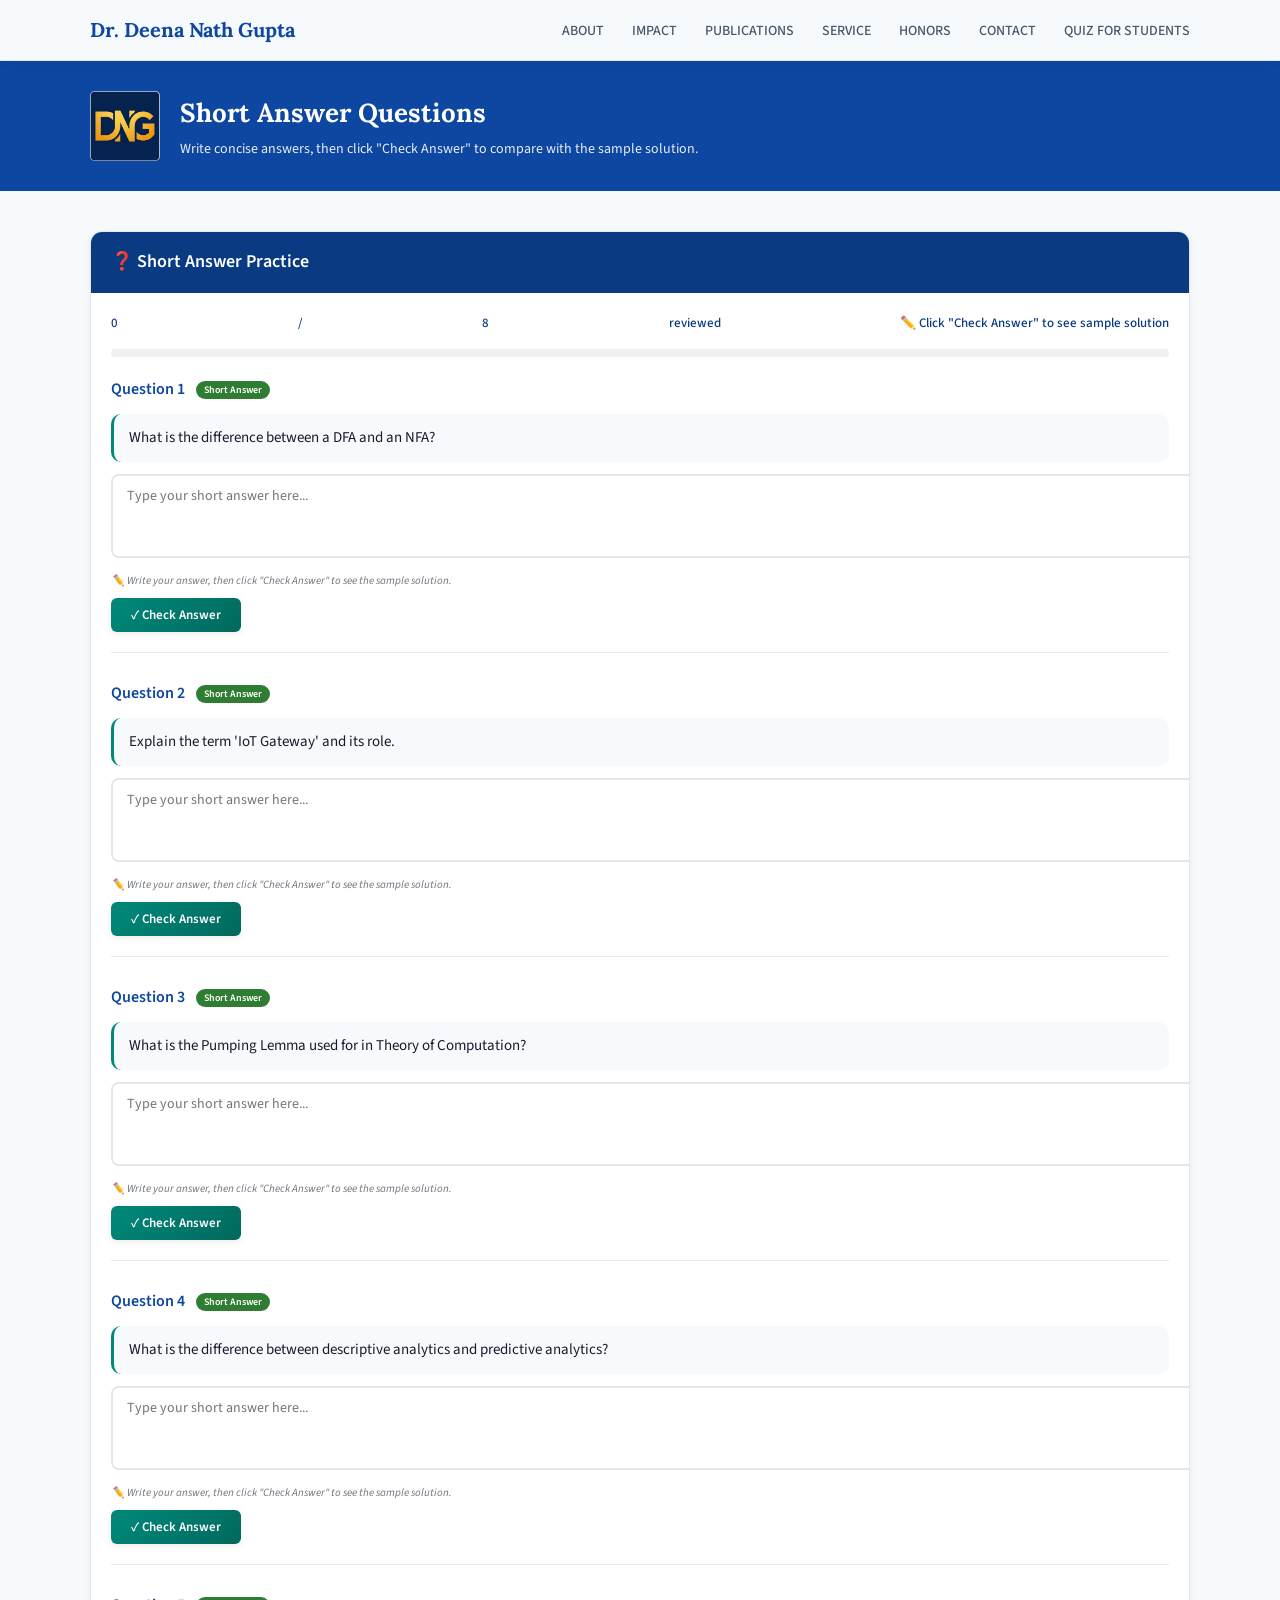
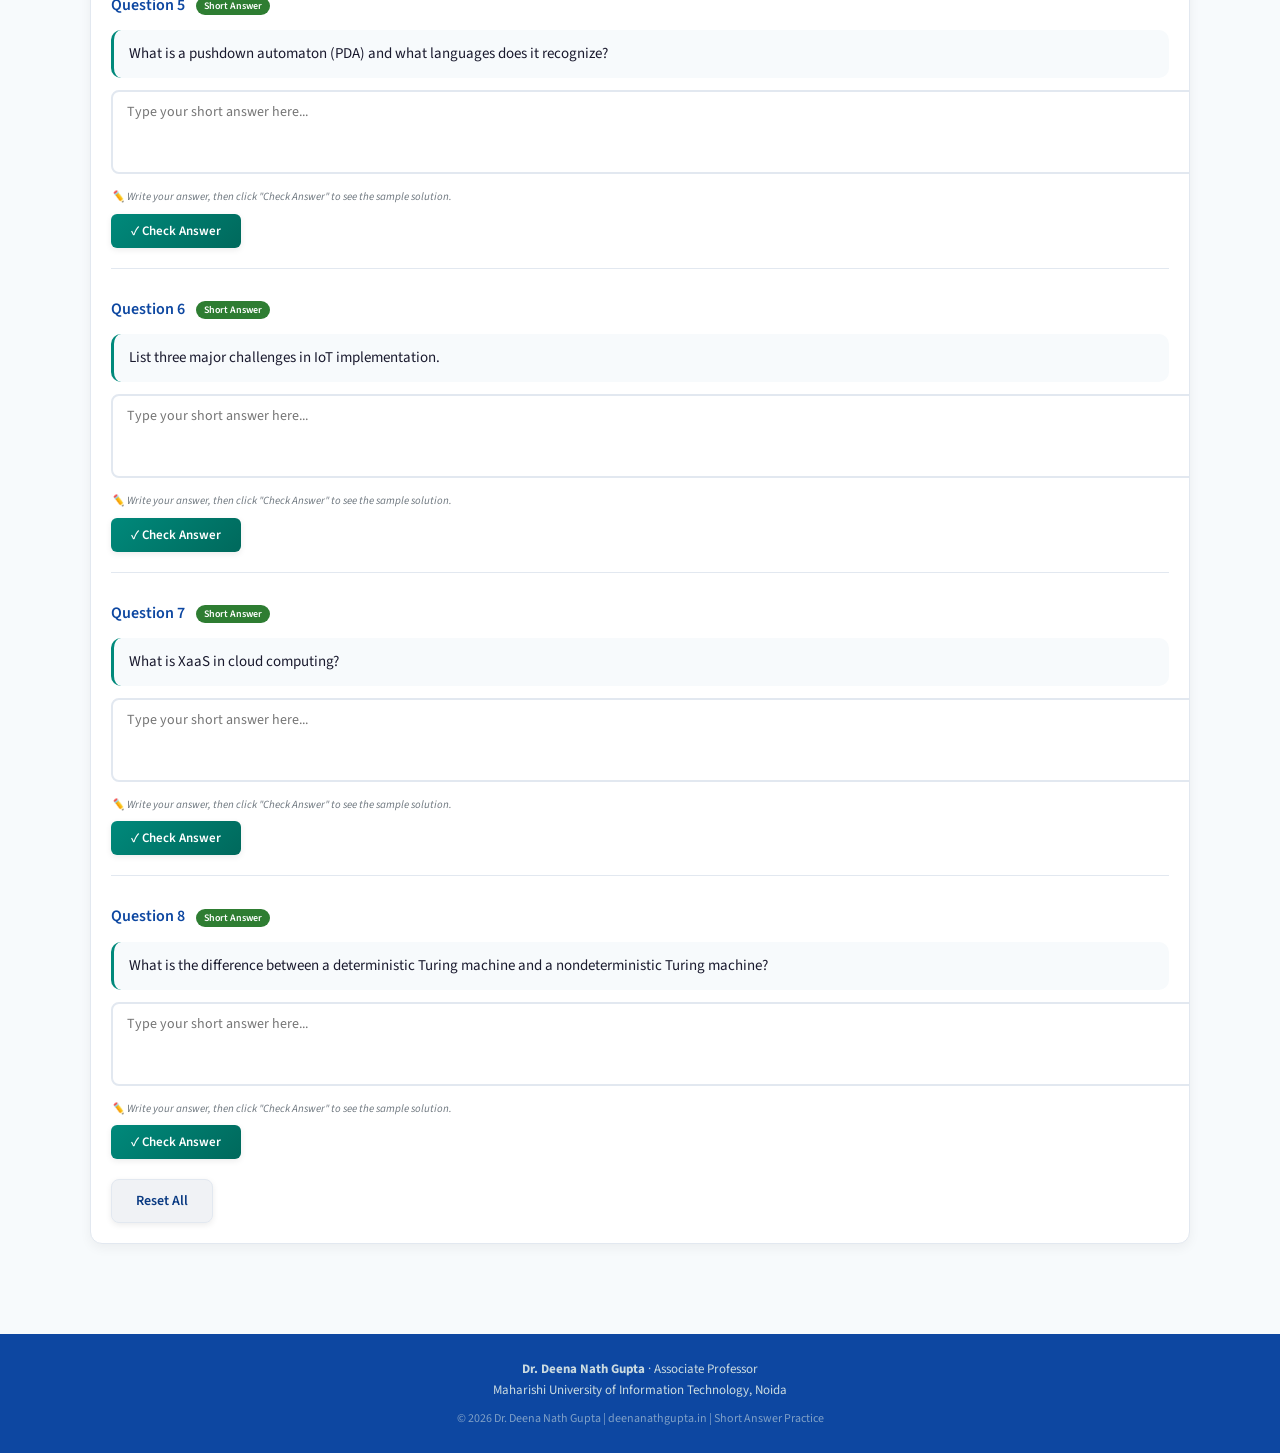
<file: saquiz.html>
<!DOCTYPE html>
<html lang="en">
<head>

<meta charset="UTF-8">
<!-- Google tag (gtag.js) -->
<script async src="https://www.googletagmanager.com/gtag/js?id=G-7DKLQ8GG6H"></script>
<script>
  window.dataLayer = window.dataLayer || [];
  function gtag(){dataLayer.push(arguments);}
  gtag('js', new Date());

  gtag('config', 'G-7DKLQ8GG6H');
</script>
<meta name="viewport" content="width=device-width, initial-scale=1.0">
<meta name="description" content="Short Answer Questions practice for Theory of Computation and IoT. Test your knowledge with written answers and compare with sample solutions.">
<meta name="keywords" content="short answer questions, theory of computation short questions, iot short questions, computer science practice, dr deena nath gupta">
<meta name="author" content="Dr. Deena Nath Gupta">
<meta name="robots" content="index, follow, max-image-preview:large">
<meta name="theme-color" content="#0b2b3b">
<link rel="canonical" href="https://deenanathgupta.in/short-answers.html">
<link rel="icon" href="/favicon.ico" sizes="any">
<link rel="icon" type="image/png" sizes="32x32" href="/favicon-32x32.png">
<link rel="apple-touch-icon" href="/apple-touch-icon.png">
<link rel="manifest" href="/site.webmanifest">
<meta property="og:type" content="website">
<meta property="og:title" content="Short Answer Questions | Dr. Deena Nath Gupta">
<meta property="og:description" content="Practice short answer questions with sample solutions for exam preparation.">
<meta property="og:url" content="https://deenanathgupta.in/short-answers.html">
<meta name="twitter:card" content="summary_large_image">

<title>Short Answer Questions | Dr. Deena Nath Gupta - MUIT Noida</title>

<link href="https://fonts.googleapis.com/css2?family=Lora:wght@400;600;700&family=Source+Sans+3:wght@400;500;600&display=swap" rel="stylesheet">

<style>

:root{
--primary-dark:#0d47a1;
--primary-light:#1565c0;
--primary-mid:#0a3a82;
--primary-accent:#00897b;
--light-bg:#f7fafc;
--border-soft:#e2e8f0;
--navy:#0d47a1;
--ink:#1a1a2e;
--ink-muted:#4a5568;
--gold:#d4a852;
--success-green:#2e7d32;
--error-red:#dc3545;
--warning-orange:#f0ad4e;
}

*{
margin:0;
padding:0;
}

body{
font-family:'Source Sans 3',sans-serif;
background:var(--light-bg);
color:var(--ink);
font-size:15.5px;
line-height:1.6;
}

.wrap{
max-width:1100px;
margin:auto;
padding:0 20px;
}

/* NAVBAR */
.nav{
background:rgba(247,250,252,0.96);
padding:14px 0;
position:sticky;
top:0;
z-index:100;
box-shadow:0 2px 10px rgba(0,0,0,0.08);
border-bottom:1px solid var(--border-soft);
backdrop-filter:blur(14px);
}

.nav-inner{
display:flex;
justify-content:space-between;
align-items:center;
max-width:1100px;
margin:auto;
padding:0 20px;
flex-wrap:wrap;
gap:12px;
}

.nav-brand{
color:var(--navy);
font-family:'Lora',serif;
font-size:20px;
font-weight:700;
text-decoration:none;
transition:opacity 0.2s;
}

.nav-brand:hover{
opacity:0.8;
}

.nav-links{
display:flex;
gap:28px;
list-style:none;
flex-wrap:wrap;
}

.nav-links a{
color:var(--ink-muted);
text-decoration:none;
font-weight:500;
font-size:14px;
transition:color 0.2s, border-bottom 0.2s;
border-bottom:2px solid transparent;
padding-bottom:2px;
}

.nav-links a:hover{
color:var(--navy);
border-bottom-color:var(--gold);
text-decoration:none;
}

/* HERO */
.hero{
background:var(--primary-dark);
color:white;
padding:30px 0;
}

.hero-grid{
display:flex;
align-items:center;
gap:20px;
flex-wrap:wrap;
}

.hero-monogram{
width:70px;
height:70px;
border-radius:16px;
background:var(--primary-accent);
display:flex;
align-items:center;
justify-content:center;
font-size:28px;
font-family:'Lora',serif;
font-weight:700;
}

.hero-monogram img{
width:100%;
height:100%;
object-fit:cover;
border-radius:5px;
display:block;
}

.hero-name{
font-family:'Lora',serif;
font-size:26px;
font-weight:700;
margin-bottom:5px;
}

.hero-role{
opacity:.9;
font-size:14px;
}

/* QUIZ CARD */
.section{
padding:40px 0;
}

.quiz-card{
background:white;
border-radius:12px;
border:1px solid var(--border-soft);
overflow:hidden;
box-shadow:0 4px 12px rgba(0,0,0,0.05);
}

.quiz-header{
background:var(--primary-mid);
color:white;
padding:16px 20px;
font-weight:600;
font-size:18px;
}

.quiz-body{
padding:20px;
}

.question{
margin-bottom:28px;
padding-bottom:20px;
border-bottom:1px solid var(--border-soft);
}

.question:last-child{
border-bottom:none;
margin-bottom:0;
padding-bottom:0;
}

.question h3{
font-size:16px;
margin-bottom:12px;
font-weight:600;
color:var(--primary-dark);
}

.question-text{
background:#f7fafc;
padding:12px 15px;
border-radius:10px;
margin-bottom:12px;
font-size:15px;
border-left:3px solid var(--primary-accent);
}

.short-answer-input{
width:100%;
padding:10px 14px;
font-size:14px;
font-family:'Source Sans 3',monospace;
border:2px solid var(--border-soft);
border-radius:8px;
transition:all 0.2s;
background:white;
resize:vertical;
}

.short-answer-input:focus{
outline:none;
border-color:var(--primary-accent);
box-shadow:0 0 0 3px rgba(31,79,110,0.1);
}

.short-answer-input.disabled-input{
background:#f0f2f5;
color:#6c757d;
cursor:not-allowed;
border-color:#dee2e6;
}

/* FEEDBACK STYLES */
.feedback{
margin-top:12px;
padding:8px 12px;
border-radius:8px;
font-size:13px;
font-weight:500;
display:none;
}

.feedback.correct{
background:#dff9e6;
color:var(--success-green);
border-left:4px solid var(--success-green);
display:block;
}

.feedback.show-feedback{
display:block;
}

.sample-answer{
margin-top:12px;
padding:12px 16px;
background:#eef2fa;
border-radius:8px;
font-size:13px;
border-left:3px solid var(--primary-accent);
display:none;
}

.sample-answer.show-sample{
display:block;
}

.sample-answer strong{
color:var(--primary-dark);
}

/* BUTTONS */
.button-group{
display:flex;
gap:12px;
margin-top:20px;
flex-wrap:wrap;
}

button{
background:white;
border:1px solid var(--border-soft);
padding:11px 24px;
font-weight:600;
border-radius:8px;
cursor:pointer;
color:var(--primary-mid);
font-family:inherit;
font-size:14px;
transition:all 0.25s ease;
box-shadow:0 2px 6px rgba(0,0,0,0.08);
position:relative;
overflow:hidden;
}

button::before{
content:'';
position:absolute;
top:0;
left:-100%;
width:100%;
height:100%;
background:rgba(255,255,255,0.15);
transition:left 0.3s ease;
}

button:hover::before{
left:100%;
}

button:hover{
background:#eef4fa;
transform:translateY(-1px);
box-shadow:0 4px 12px rgba(13,71,161,0.15);
}

.reset-btn{
background:#f0f2f5;
border:1px solid var(--border-soft);
}

.check-single-btn{
background:linear-gradient(135deg, var(--primary-accent) 0%, #00695c 100%);
color:white;
border:none;
padding:8px 20px;
border-radius:6px;
cursor:pointer;
font-size:13px;
font-weight:600;
transition:all 0.2s ease;
}

.check-single-btn:hover{
background:linear-gradient(135deg, #00695c 0%, #004d40 100%);
transform:translateY(-1px);
}

/* PROGRESS BAR */
.progress-bar{
background:#eef0f2;
border-radius:10px;
height:8px;
margin-bottom:20px;
overflow:hidden;
}

.progress-fill{
background:var(--primary-accent);
width:0%;
height:100%;
transition:width 0.3s ease;
}

.progress-stats{
display:flex;
justify-content:space-between;
margin-bottom:15px;
font-size:13px;
color:var(--primary-mid);
font-weight:500;
flex-wrap:wrap;
gap:8px;
}

.badge-saq{
background:var(--success-green);
color:white;
font-size:10px;
padding:2px 8px;
border-radius:20px;
margin-left:8px;
vertical-align:middle;
}

/* FOOTER */
.footer{
background:var(--primary-dark);
color:#cbdbe0;
text-align:center;
padding:25px 0;
margin-top:50px;
font-size:13px;
}

.footer a{
color:#cbdbe0;
text-decoration:none;
}

.footer a:hover{
color:white;
text-decoration:underline;
}

@media(max-width:700px){
.nav-links{
gap:14px;
}
.hero-grid{
flex-direction:column;
align-items:flex-start;
}
.button-group{
flex-direction:column;
}
.question-text{
font-size:14px;
}
}

.note-text{
font-size:11px;
color:#6c757d;
margin-top:6px;
font-style:italic;
}
</style>

<link rel="stylesheet" href="nav-mobile.css?v=20260416">
</head>

<body>

<!-- NAVBAR -->
<nav class="nav">
<div class="nav-inner">
<a href="https://deenanathgupta.in" class="nav-brand" target="_blank" rel="noopener noreferrer">
Dr. Deena Nath Gupta
</a>
<ul class="nav-links">
      <li><a href="index.html#about">ABOUT</a></li>
      <li><a href="index.html#impact">IMPACT</a></li>
      <li><a href="index.html#publications">PUBLICATIONS</a></li>
      <li><a href="index.html#service">SERVICE</a></li>
      <li><a href="index.html#honors">HONORS</a></li>
      <li><a href="index.html#contact">CONTACT</a></li>
      <li><a href="quizzes.html">QUIZ FOR STUDENTS</a></li>
</ul>
<button class="nav-hamburger" id="navHamburger" aria-label="Open navigation menu" aria-expanded="false" aria-controls="navSidebar">
  <span></span><span></span><span></span>
</button>
</div>
</nav>

<div class="nav-sidebar" id="navSidebar" role="dialog" aria-modal="true" aria-label="Navigation" aria-hidden="true">
  <div class="nav-sidebar-header">
    <span class="nav-sidebar-title">Navigation</span>
    <button class="nav-sidebar-close" id="navSidebarClose" aria-label="Close navigation menu">&#10005;</button>
  </div>
  <nav>
    <ul>
      <li><a href="index.html#about">ABOUT</a></li>
      <li><a href="index.html#impact">IMPACT</a></li>
      <li><a href="index.html#publications">PUBLICATIONS</a></li>
      <li><a href="index.html#service">SERVICE</a></li>
      <li><a href="index.html#honors">HONORS</a></li>
      <li><a href="index.html#contact">CONTACT</a></li>
      <li><a href="quizzes.html">QUIZ FOR STUDENTS</a></li>
    </ul>
  </nav>
</div>
<div class="nav-overlay" id="navOverlay" aria-hidden="true"></div>

<header class="hero">
<div class="wrap">
<div class="hero-grid">
<div class="hero-monogram"><img src="./android-chrome-512x512.png" alt="Dr. Deena Nath Gupta"></div>
<div>
<div class="hero-name">Short Answer Questions</div>
<div class="hero-role">Write your answers, then click "Check Answer" to compare with sample solutions. Perfect for exam preparation.</div>
</div>
</div>
</div>
</header>

<!-- SHORT ANSWER QUESTIONS SECTION -->
<section class="section">
<div class="wrap">

<div class="quiz-card">
<div class="quiz-header">📖 Short Answer Practice</div>
<div class="quiz-body">
<div class="progress-stats">
<span id="answeredCount">0</span> / <span id="totalQuestions">0</span> reviewed
<span id="lockedIndicator">✏️ Click "Check Answer" to see sample solution</span>
</div>
<div class="progress-bar">
<div class="progress-fill" id="progressFill"></div>
</div>
<div id="questionsContainer"></div>
<div class="button-group">
<button type="button" id="resetAllBtn" class="reset-btn">Reset All</button>
</div>
</div>
</div>
</div>
</section>

<!-- FOOTER -->
<footer class="footer">
<div class="wrap">
<div>
<strong>Dr. Deena Nath Gupta</strong> · Associate Professor
</div>
<div>
Maharishi University of Information Technology, Noida
</div>
<div style="margin-top:8px;font-size:12px;opacity:.6;">
© 2026 Dr. Deena Nath Gupta | <a href="https://deenanathgupta.in" target="_blank" rel="noopener noreferrer">deenanathgupta.in</a> | Short Answer Practice
</div>
</div>
</footer>

<script src="https://code.jquery.com/jquery-3.6.0.min.js"></script>
<script>
/* ------------------------------
   SHORT ANSWER QUESTIONS SYSTEM
   Write answers and click "Check Answer" to see sample solution
   --------------------------- */

$(document).ready(function() {
    // Short Answer Questions Data
    const demoQuestionsData = [
        {
            question: "What is the difference between a DFA and an NFA?",
            sampleAnswer: "DFA (Deterministic Finite Automaton) has exactly one transition per input symbol from each state, while NFA (Nondeterministic Finite Automaton) can have zero, one, or multiple transitions. Every NFA can be converted to an equivalent DFA."
        },
        {
            question: "Explain the term 'IoT Gateway' and its role.",
            sampleAnswer: "An IoT Gateway acts as a bridge between IoT devices and the cloud. It performs protocol translation, data aggregation, filtering, and security functions. It connects devices using different communication protocols (like Zigbee, BLE) to the internet."
        },
        {
            question: "What is the Pumping Lemma used for in Theory of Computation?",
            sampleAnswer: "The Pumping Lemma is used to prove that a language is NOT regular. It states that for any regular language, there exists a pumping length such that any string longer than that can be divided into parts that can be 'pumped' (repeated) while staying in the language. If a language violates this, it is non-regular."
        },
        {
            question: "What is the difference between descriptive analytics and predictive analytics?",
            sampleAnswer: "Descriptive analytics answers 'What happened?' by summarizing historical data using dashboards and reports. Predictive analytics answers 'What will happen?' by using statistical models and machine learning to forecast future outcomes based on historical patterns."
        },
        {
            question: "What is a pushdown automaton (PDA) and what languages does it recognize?",
            sampleAnswer: "A pushdown automaton (PDA) is a finite automaton with an additional stack memory. It recognizes context-free languages (CFLs), which are more powerful than regular languages. PDAs can handle nested structures like parentheses matching."
        },
        {
            question: "List three major challenges in IoT implementation.",
            sampleAnswer: "1) Security and privacy concerns due to many connected devices. 2) Interoperability between different protocols and vendors. 3) Power management for battery-operated sensors and edge devices. Additional challenges include scalability and data management."
        },
        {
            question: "What is XaaS in cloud computing?",
            sampleAnswer: "XaaS stands for 'Anything as a Service'. It represents the delivery of various IT resources and services over the internet on a pay-as-you-go basis. It converts capital expenditure (CapEx) to operational expenditure (OpEx). Examples include SaaS, PaaS, IaaS."
        },
        {
            question: "What is the difference between a deterministic Turing machine and a nondeterministic Turing machine?",
            sampleAnswer: "A deterministic Turing machine has exactly one possible transition from each configuration, while a nondeterministic Turing machine can have multiple possible transitions. However, they have equivalent computational power - any language recognized by an NTM can be recognized by a DTM, though possibly with exponential time overhead."
        }
    ];

    function getShortAnswerJsonUrl() {
        const baseUrl = 'https://raw.githubusercontent.com/uc-dgt/ProfileDrDNG/refs/heads/main';
        const params = new URLSearchParams(window.location.search);
        const quizPath = (params.get('q') || 'toc/toc_sa_quiz_final').trim();
        return `${baseUrl}/quiz/${quizPath}.json`;
    }

    function loadShortAnswerQuiz() {
        $.getJSON(getShortAnswerJsonUrl(), function(data) {
            if (data && Array.isArray(data.questions) && data.questions.length > 0) {
                initializeShortAnswerQuiz(data.questions, data);
                return;
            }

            initializeShortAnswerQuiz(demoQuestionsData, null);
        }).fail(function() {
            initializeShortAnswerQuiz(demoQuestionsData, null);
        });
    }

    function initializeShortAnswerQuiz(questionsData, jsonData) {
        questionsData = Array.isArray(questionsData) && questionsData.length > 0 ? questionsData : demoQuestionsData;

        let totalQuestions = questionsData.length;
    let userAnswers = new Array(totalQuestions).fill("");
    let questionChecked = new Array(totalQuestions).fill(false);
    
    const questionsContainer = document.getElementById('questionsContainer');
    const resetAllBtn = document.getElementById('resetAllBtn');
    const answeredCountSpan = document.getElementById('answeredCount');
    const progressFill = document.getElementById('progressFill');
    const totalQuestionsSpan = document.getElementById('totalQuestions');

    let isLongAnswer = questionsData.length && questionsData[0].marks;
    let pageTitle = 'Short Answer Questions';
    let quizHeaderText = '❓ Short Answer Practice';
    let roleText = 'Write concise answers, then click "Check Answer" to compare with the sample solution.';
    let metaDescription = 'Short Answer Questions practice. Write concise answers and compare with sample solutions.';
    
    if (isLongAnswer) {
        pageTitle = 'Long Answer Questions';
        quizHeaderText = '📖 Long Answer Practice';
        roleText = 'Write detailed responses, then click "Check Answer" to compare with the sample solution.';
        metaDescription = 'Long Answer Questions practice. Write detailed answers and compare with sample solutions.';
    }
    
    // Use JSON metadata if available
    if (jsonData && jsonData.title) {
        pageTitle = jsonData.title;
    }
    if (jsonData && jsonData.heading) {
        quizHeaderText = jsonData.heading;
    }
    if (jsonData && jsonData.description) {
        metaDescription = jsonData.description;
    }
    
    document.querySelector('.hero-role').innerHTML = roleText;
    document.title = pageTitle + ' | Dr. Deena Nath Gupta - MUIT Noida';
    document.querySelector('meta[name="description"]').setAttribute('content', metaDescription);
    const heading = document.querySelector('.hero-name');
    if (heading) {
        heading.textContent = pageTitle;
    }
    const quizHeader = document.querySelector('.quiz-header');
    if (quizHeader) {
        quizHeader.textContent = quizHeaderText;
    }
    
    totalQuestionsSpan.textContent = totalQuestions;
    
    function escapeHtml(str) {
        if (!str) return '';
        return str.replace(/[&<>]/g, function(m) {
            if (m === '&') return '&amp;';
            if (m === '<') return '&lt;';
            if (m === '>') return '&gt;';
            return m;
        }).replace(/\n/g, '<br>');
    }
    
    function updateProgress() {
        const reviewed = questionChecked.filter(checked => checked === true).length;
        answeredCountSpan.textContent = reviewed;
        const percent = (reviewed / totalQuestions) * 100;
        progressFill.style.width = percent + '%';
    }
    
    // Function to check a single question and show sample answer
    window.checkSingleQuestion = function(idx) {
        if (questionChecked[idx]) return;
        
        const answerText = userAnswers[idx];
        if (!answerText || answerText.trim() === '') {
            alert('Please write your answer before checking.');
            return;
        }
        
        // Mark as checked
        questionChecked[idx] = true;
        
        // Disable textarea
        const textarea = document.getElementById(`answer_${idx}`);
        if (textarea) {
            textarea.disabled = true;
            textarea.classList.add('disabled-input');
        }
        
        // Hide check button
        const checkBtn = document.getElementById(`checkBtn_${idx}`);
        if (checkBtn) {
            checkBtn.style.display = 'none';
        }
        
        // Show sample answer
        const sampleDiv = document.getElementById(`sample_${idx}`);
        if (sampleDiv) {
            sampleDiv.innerHTML = `<strong>📖 Sample Answer:</strong><br>${escapeHtml(questionsData[idx].sampleAnswer)}`;
            sampleDiv.classList.add('show-sample');
        }
        
        // Show feedback
        const feedbackDiv = document.getElementById(`feedback_${idx}`);
        if (feedbackDiv) {
            feedbackDiv.innerHTML = '✅ Answer recorded. Compare your answer with the sample above to assess your understanding.';
            feedbackDiv.className = 'feedback correct';
            feedbackDiv.style.display = 'block';
        }
        
        updateProgress();
    };
    
    // Function to reset a single question
    function resetSingleQuestion(idx) {
        questionChecked[idx] = false;
        userAnswers[idx] = "";
        
        // Re-enable textarea
        const textarea = document.getElementById(`answer_${idx}`);
        if (textarea) {
            textarea.disabled = false;
            textarea.classList.remove('disabled-input');
            textarea.value = "";
        }
        
        // Show check button again
        const checkBtn = document.getElementById(`checkBtn_${idx}`);
        if (checkBtn) {
            checkBtn.style.display = 'inline-block';
        }
        
        // Hide sample answer
        const sampleDiv = document.getElementById(`sample_${idx}`);
        if (sampleDiv) {
            sampleDiv.classList.remove('show-sample');
            sampleDiv.innerHTML = '';
        }
        
        // Hide feedback
        const feedbackDiv = document.getElementById(`feedback_${idx}`);
        if (feedbackDiv) {
            feedbackDiv.style.display = 'none';
            feedbackDiv.innerHTML = '';
        }
    }
    
    function renderQuestions() {
        let html = '';
        const answerType = isLongAnswer ? 'Long Answer' : 'Short Answer';
        for (let i = 0; i < totalQuestions; i++) {
            const q = questionsData[i];
            const userVal = userAnswers[i];
            const isChecked = questionChecked[i];
            const inputDisabled = isChecked ? 'disabled' : '';
            const inputClass = isChecked ? 'short-answer-input disabled-input' : 'short-answer-input';
            const checkBtnDisplay = isChecked ? 'none' : 'inline-block';
            const sampleContent = isChecked ? `<strong>📖 Sample Answer:</strong><br>${escapeHtml(q.sampleAnswer)}` : '';
            const sampleClass = isChecked ? 'sample-answer show-sample' : 'sample-answer';
            const feedbackDisplay = isChecked ? 'block' : 'none';
            const feedbackText = isChecked ? '✅ Answer recorded. Compare your answer with the sample above to assess your understanding.' : '';
            
            html += `
                <div class="question" data-qidx="${i}">
                    <h3>Question ${i+1} <span class="badge-saq">${answerType}</span></h3>
                    <div class="question-text">${escapeHtml(q.question)}</div>
                    <textarea id="answer_${i}" class="${inputClass}" rows="3" placeholder="Type your short answer here..." ${inputDisabled}>${escapeHtml(userVal)}</textarea>
                    <div class="note-text">✏️ Write your answer, then click "Check Answer" to see the sample solution.</div>
                    <button id="checkBtn_${i}" class="check-single-btn" style="margin-top:8px;display:${checkBtnDisplay};" onclick="checkSingleQuestion(${i})">✓ Check Answer</button>
                    <div id="sample_${i}" class="${sampleClass}">${sampleContent}</div>
                    <div id="feedback_${i}" class="feedback" style="display:${feedbackDisplay};">${feedbackText}</div>
                </div>
            `;
        }
        
        questionsContainer.innerHTML = html;
        
        // Add input event listeners
        for (let i = 0; i < totalQuestions; i++) {
            const textarea = document.getElementById(`answer_${i}`);
            if (textarea && !questionChecked[i]) {
                textarea.addEventListener('input', function(e) {
                    if (!questionChecked[i]) {
                        userAnswers[i] = e.target.value;
                    }
                });
            }
        }
        
        updateProgress();
    }
    
    function resetAll() {
        if (confirm('Reset all your answers? This will clear all written answers and checked status.')) {
            for (let i = 0; i < totalQuestions; i++) {
                resetSingleQuestion(i);
            }
            userAnswers = new Array(totalQuestions).fill("");
            questionChecked = new Array(totalQuestions).fill(false);
            updateProgress();
        }
    }
    
    // Event listeners
    resetAllBtn.addEventListener('click', resetAll);
    
    // Initial render
    renderQuestions();
    }

    loadShortAnswerQuiz();
});

</script>
<script src="nav-mobile.js?v=20260416"></script>

</body>
</html>
</file>
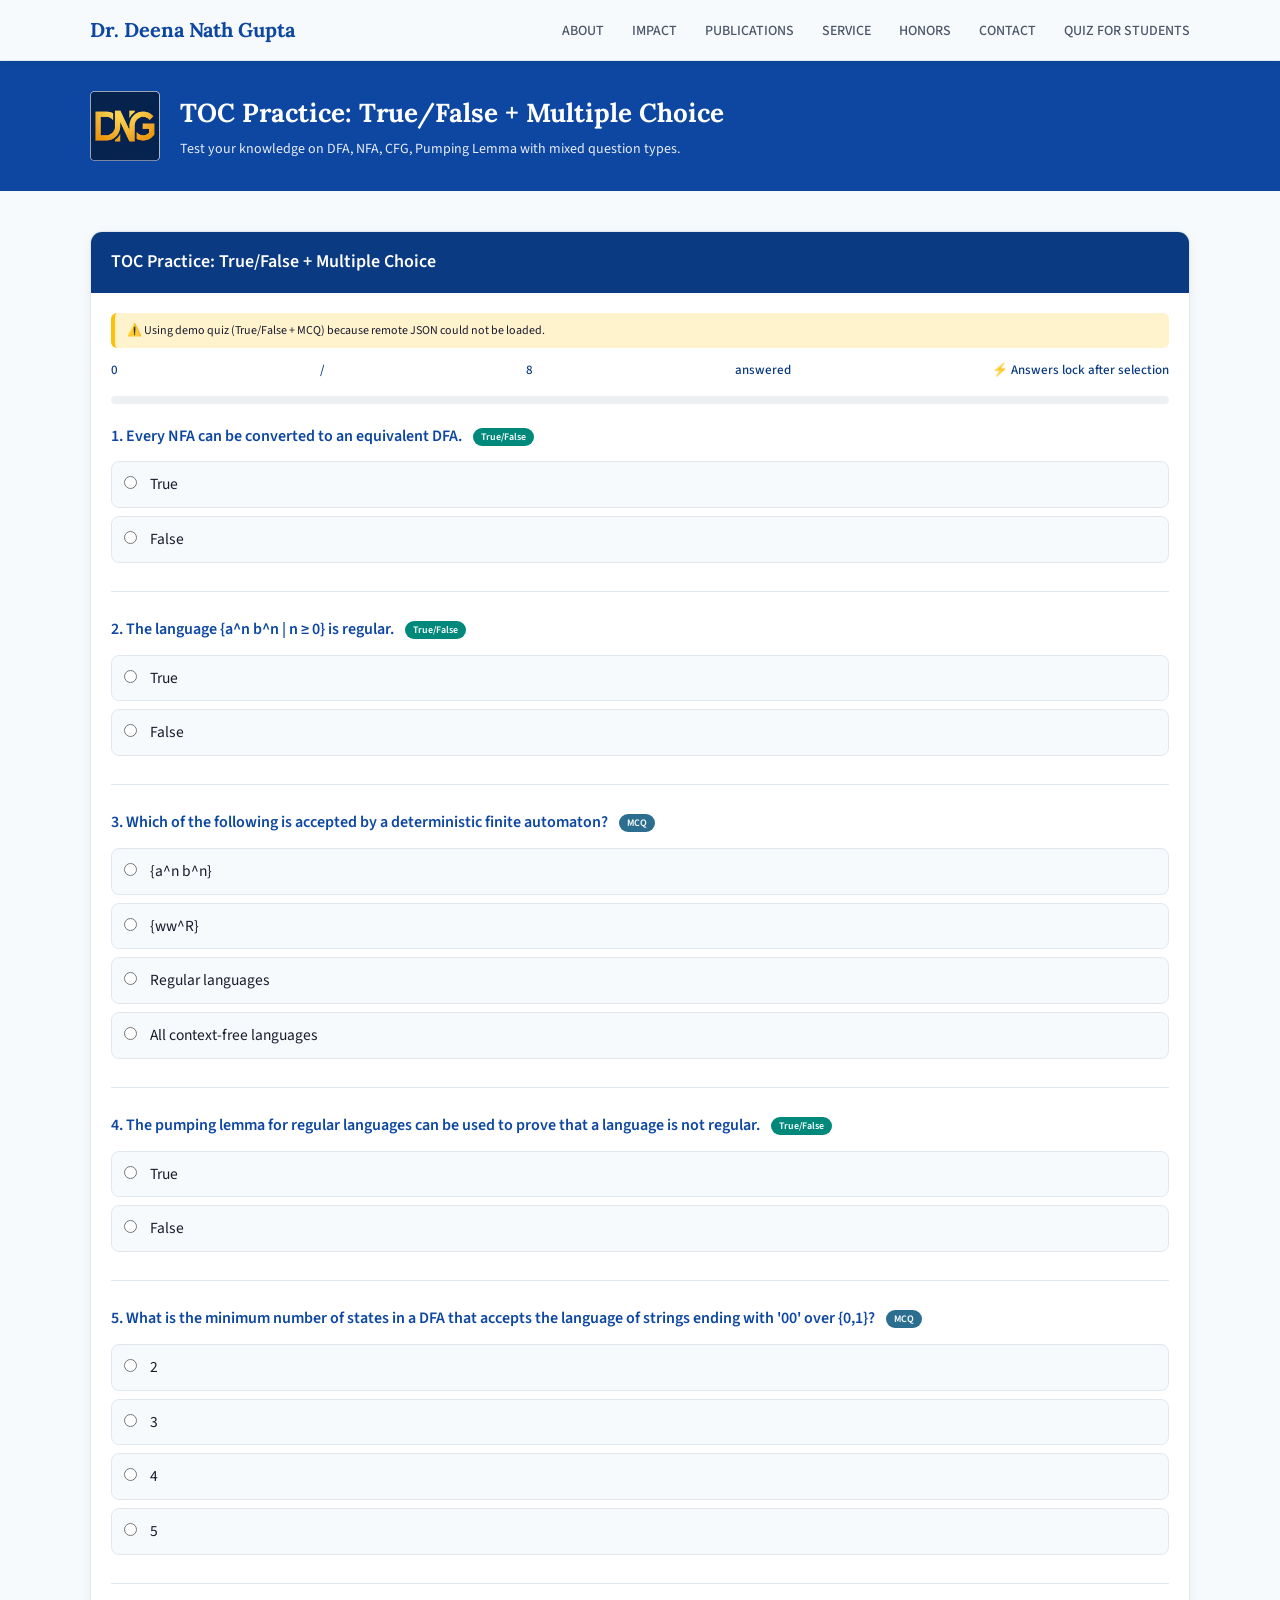
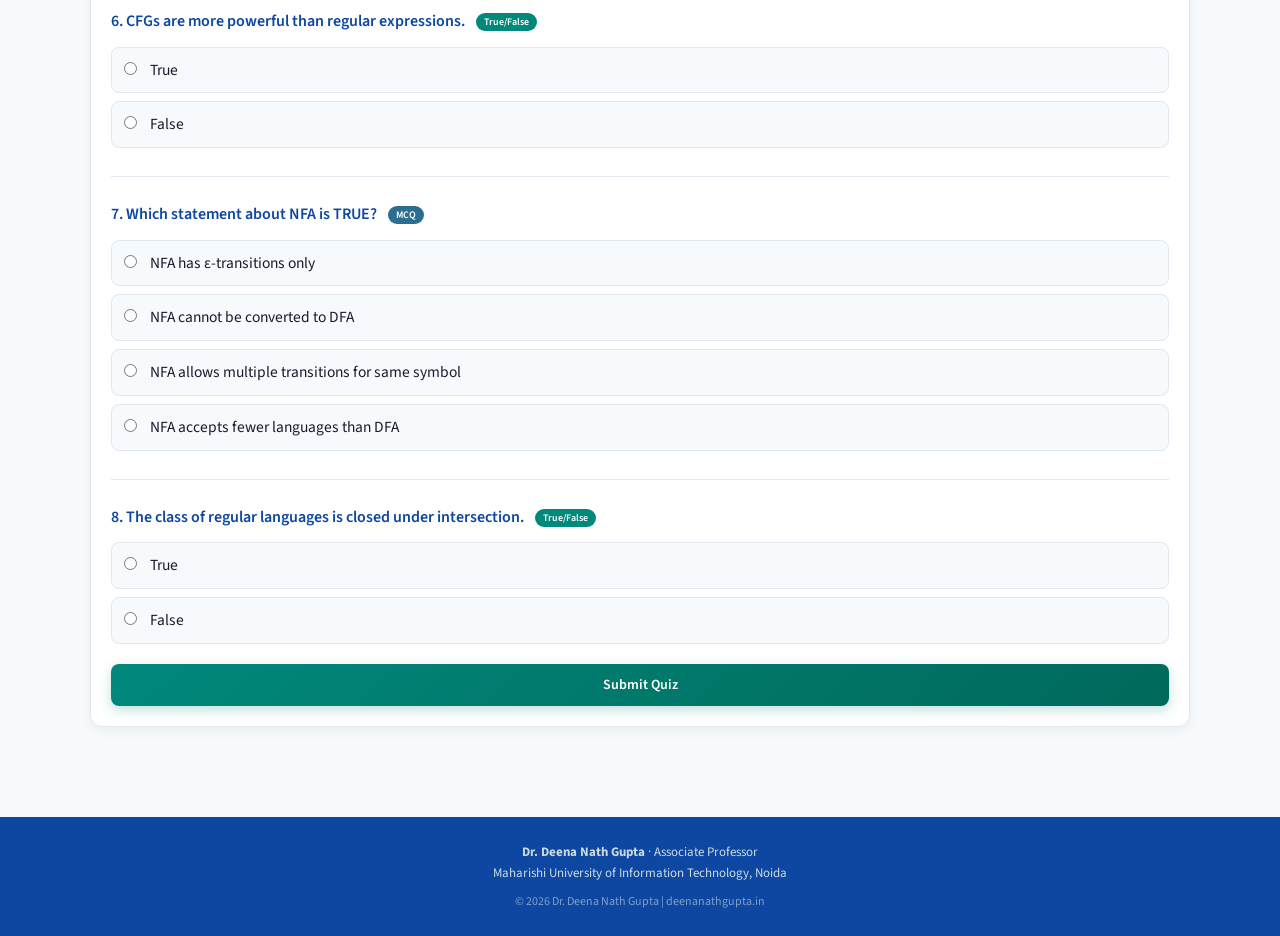
<file: tfquiz.html>
<!DOCTYPE html>
<html lang="en">
<head>

<meta charset="UTF-8">
<!-- Google tag (gtag.js) -->
<script async src="https://www.googletagmanager.com/gtag/js?id=G-7DKLQ8GG6H"></script>
<script>
  window.dataLayer = window.dataLayer || [];
  function gtag(){dataLayer.push(arguments);}
  gtag('js', new Date());

  gtag('config', 'G-7DKLQ8GG6H');
</script>
<meta name="viewport" content="width=device-width, initial-scale=1.0">
<meta name="description" content="Interactive True-False and MCQ quiz practice by Dr. Deena Nath Gupta, Associate Professor at MUIT Noida and PhD from Jamia Millia Islamia.">
<meta name="keywords" content="true false quiz, true or false test, theory of computation true false, iot true false quiz, computer science practice quiz">
<meta name="author" content="Dr. Deena Nath Gupta">
<meta name="robots" content="index, follow, max-image-preview:large">
<meta name="theme-color" content="#0b2b3b">
<link rel="canonical" href="https://deenanathgupta.in/tfquiz.html">
<link rel="alternate" hreflang="en" href="https://deenanathgupta.in/tfquiz.html">
<link rel="alternate" hreflang="x-default" href="https://deenanathgupta.in/tfquiz.html">
<link rel="icon" href="/favicon.ico" sizes="any">
<link rel="icon" type="image/png" sizes="32x32" href="/favicon-32x32.png">
<link rel="icon" type="image/png" sizes="16x16" href="/favicon-16x16.png">
<link rel="apple-touch-icon" href="/apple-touch-icon.png" sizes="180x180">
<link rel="icon" type="image/png" sizes="192x192" href="/android-chrome-192x192.png">
<link rel="icon" type="image/png" sizes="512x512" href="/android-chrome-512x512.png">
<link rel="manifest" href="/site.webmanifest">
<meta property="og:type" content="website">
<meta property="og:title" content="True-False Quiz | Dr. Deena Nath Gupta | MUIT Noida">
<meta property="og:description" content="Interactive true-false and MCQ quizzes for Theory of Computation and IoT.">
<meta property="og:url" content="https://deenanathgupta.in/tfquiz.html">
<meta property="og:image" content="https://deenanathgupta.in/og-image.jpg">
<meta name="twitter:card" content="summary_large_image">
<meta name="twitter:title" content="True-False Quiz | Dr. Deena Nath Gupta | MUIT Noida">
<meta name="twitter:description" content="Interactive true-false and MCQ quizzes for Theory of Computation and IoT.">
<meta name="twitter:image" content="https://deenanathgupta.in/og-image.jpg">

<title>Interactive Quiz | True/False & MCQ | Dr. Deena Nath Gupta - MUIT Noida</title>

<link href="https://fonts.googleapis.com/css2?family=Lora:wght@400;600;700&family=Source+Sans+3:wght@400;500;600&display=swap" rel="stylesheet">

<style>

:root{
--primary-dark:#0d47a1;
--primary-light:#1565c0;
--primary-mid:#0a3a82;
--primary-accent:#00897b;
--light-bg:#f7fafc;
--border-soft:#e2e8f0;
--navy:#0d47a1;
--ink:#1a1a2e;
--ink-muted:#4a5568;
--gold:#d4a852;
--tf-true:#2e7d32;
--tf-false:#dc3545;
--success-green:#2e7d32;
--error-red:#dc3545;
}

*{
margin:0;
padding:0;
}

body{
font-family:'Source Sans 3',sans-serif;
background:var(--light-bg);
color:var(--ink);
font-size:15.5px;
line-height:1.6;
}

.wrap{
max-width:1100px;
margin:auto;
padding:0 20px;
}

/* NAVBAR */
.nav{
background:rgba(247,250,252,0.96);
padding:14px 0;
position:sticky;
top:0;
z-index:100;
box-shadow:0 2px 10px rgba(0,0,0,0.08);
border-bottom:1px solid var(--border-soft);
backdrop-filter:blur(14px);
}

.nav-inner{
display:flex;
justify-content:space-between;
align-items:center;
max-width:1100px;
margin:auto;
padding:0 20px;
flex-wrap:wrap;
gap:12px;
}

.nav-brand{
color:var(--navy);
font-family:'Lora',serif;
font-size:20px;
font-weight:700;
text-decoration:none;
transition:opacity 0.2s;
}

.nav-brand:hover{
opacity:0.8;
}

.nav-links{
display:flex;
gap:28px;
list-style:none;
flex-wrap:wrap;
}

.nav-links a{
color:var(--ink-muted);
text-decoration:none;
font-weight:500;
font-size:14px;
transition:color 0.2s, border-bottom 0.2s;
border-bottom:2px solid transparent;
padding-bottom:2px;
}

.nav-links a:hover{
color:var(--navy);
border-bottom-color:var(--gold);
text-decoration:none;
}

/* HERO */
.hero{
background:var(--primary-dark);
color:white;
padding:30px 0;
}

.hero-grid{
display:flex;
align-items:center;
gap:20px;
flex-wrap:wrap;
}

.hero-monogram{
width:70px;
height:70px;
border-radius:16px;
background:var(--primary-accent);
display:flex;
align-items:center;
justify-content:center;
font-size:28px;
font-family:'Lora',serif;
font-weight:700;
}

.hero-monogram img{
width:100%;
height:100%;
object-fit:cover;
border-radius:5px;
display:block;
}

.hero-name{
font-family:'Lora',serif;
font-size:26px;
font-weight:700;
margin-bottom:5px;
}

.hero-role{
opacity:.9;
font-size:14px;
}

/* QUIZ CARD */
.section{
padding:40px 0;
}

.quiz-card{
background:white;
border-radius:12px;
border:1px solid var(--border-soft);
overflow:hidden;
box-shadow:0 4px 12px rgba(0,0,0,0.05);
}

.quiz-header{
background:var(--primary-mid);
color:white;
padding:16px 20px;
font-weight:600;
font-size:18px;
}

.quiz-body{
padding:20px;
}

.question{
margin-bottom:25px;
padding-bottom:20px;
border-bottom:1px solid var(--border-soft);
}

.question:last-child{
border-bottom:none;
margin-bottom:0;
padding-bottom:0;
}

.question h3{
font-size:16px;
margin-bottom:12px;
font-weight:600;
color:var(--primary-dark);
}

.option{
display:block;
background:#f7fafc;
border:1px solid var(--border-soft);
border-radius:8px;
padding:10px 12px;
margin-bottom:8px;
cursor:pointer;
transition:all 0.2s;
}

.option:hover{
background:#eef4fa;
border-color:var(--primary-accent);
}

.option.disabled-option{
cursor:default;
opacity:0.7;
background:#f0f2f5;
}

.option.disabled-option:hover{
background:#f0f2f5;
border-color:var(--border-soft);
}

/* True/False special styling */
.tf-option {
    font-weight: 500;
}
.tf-true-option input:checked + label {
    color: var(--tf-true);
}
.tf-false-option input:checked + label {
    color: var(--tf-false);
}

input[type=radio]{
margin-right:10px;
cursor:pointer;
accent-color:var(--primary-accent);
}

input[type=radio]:disabled{
cursor:not-allowed;
}

/* FEEDBACK STYLES */
.feedback{
margin-top:10px;
padding:8px 12px;
border-radius:8px;
font-size:13px;
font-weight:500;
display:none;
}

.feedback.correct{
background:#dff9e6;
color:var(--success-green);
border-left:4px solid var(--success-green);
display:block;
}

.feedback.incorrect{
background:#ffe6e5;
color:var(--error-red);
border-left:4px solid var(--error-red);
display:block;
}

/* BUTTONS */
.button-group{
display:flex;
gap:12px;
margin-top:20px;
flex-wrap:wrap;
}

button{
background:white;
border:1px solid var(--border-soft);
padding:11px 24px;
font-weight:600;
border-radius:8px;
cursor:pointer;
color:var(--primary-mid);
font-family:inherit;
font-size:14px;
transition:all 0.25s ease;
box-shadow:0 2px 6px rgba(0,0,0,0.08);
position:relative;
overflow:hidden;
}

button::before{
content:'';
position:absolute;
top:0;
left:-100%;
width:100%;
height:100%;
background:rgba(255,255,255,0.15);
transition:left 0.3s ease;
}

button:hover::before{
left:100%;
}

button:hover{
background:#eef4fa;
transform:translateY(-1px);
box-shadow:0 4px 12px rgba(13,71,161,0.15);
}

.submit-btn{
background:linear-gradient(135deg, var(--primary-accent) 0%, #00695c 100%);
color:white;
border:none;
flex:1;
box-shadow:0 4px 12px rgba(0,137,123,0.25);
}

.submit-btn:hover{
background:linear-gradient(135deg, #00695c 0%, #004d40 100%);
transform:translateY(-1px);
box-shadow:0 6px 16px rgba(0,137,123,0.35);
}

.reset-btn{
background:#f0f2f5;
border:1px solid var(--border-soft);
}

/* RESULT */
.result{
margin-top:20px;
padding:15px;
border-radius:10px;
background:#eef4fa;
display:none;
font-weight:600;
text-align:center;
}

/* MODAL */
.modal-overlay{
position:fixed;
top:0;
left:0;
width:100%;
height:100%;
background:rgba(0,0,0,0.7);
backdrop-filter:blur(4px);
z-index:1000;
display:flex;
align-items:center;
justify-content:center;
visibility:hidden;
opacity:0;
transition:all 0.3s ease;
}

.modal-overlay.active{
visibility:visible;
opacity:1;
}

.modal-container{
background:white;
max-width:500px;
width:90%;
border-radius:16px;
overflow:hidden;
transform:scale(0.9);
transition:transform 0.2s ease;
}

.modal-overlay.active .modal-container{
transform:scale(1);
}

.modal-header{
background:var(--primary-dark);
color:white;
padding:18px 20px;
font-size:18px;
font-weight:700;
font-family:'Lora',serif;
}

.modal-body{
padding:25px;
text-align:center;
}

.modal-score{
font-size:48px;
font-weight:800;
color:var(--primary-accent);
margin:10px 0;
}

.modal-message{
margin:15px 0;
line-height:1.5;
}

.modal-footer{
padding:15px 20px 20px;
display:flex;
justify-content:center;
gap:12px;
}

.modal-btn{
background:var(--primary-accent);
color:white;
border:none;
padding:8px 24px;
}

.modal-btn:hover{
background:var(--primary-mid);
}

/* PROGRESS BAR */
.progress-bar{
background:#eef0f2;
border-radius:10px;
height:8px;
margin-bottom:20px;
overflow:hidden;
}

.progress-fill{
background:var(--primary-accent);
width:0%;
height:100%;
transition:width 0.3s ease;
}

.progress-stats{
display:flex;
justify-content:space-between;
margin-bottom:15px;
font-size:13px;
color:var(--primary-mid);
font-weight:500;
flex-wrap:wrap;
gap:8px;
}

.badge-tf{
background:var(--primary-accent);
color:white;
font-size:10px;
padding:2px 8px;
border-radius:20px;
margin-left:8px;
vertical-align:middle;
}

/* FOOTER */
.footer{
background:var(--primary-dark);
color:#cbdbe0;
text-align:center;
padding:25px 0;
margin-top:50px;
font-size:13px;
}

.footer a{
color:#cbdbe0;
text-decoration:none;
}

.footer a:hover{
color:white;
text-decoration:underline;
}

.share-wrap{
margin:0 0 24px;
padding:18px;
border:1px solid #d8e6f2;
border-radius:14px;
background:linear-gradient(135deg, #f8fbff 0%, #eef7ff 100%);
box-shadow:0 8px 20px rgba(9, 43, 79, 0.08);
}

.share-wrap h2{
font-size:18px;
color:var(--primary-dark);
margin-bottom:12px;
}

.share-buttons{
display:flex;
flex-wrap:wrap;
gap:12px;
}

.share-btn{
text-decoration:none;
display:inline-flex;
align-items:center;
gap:8px;
padding:10px 16px;
border-radius:999px;
color:#fff;
font-size:13.5px;
font-weight:600;
border:1px solid rgba(255, 255, 255, 0.22);
box-shadow:0 8px 18px rgba(8, 25, 50, 0.24);
transition:transform 0.22s ease, box-shadow 0.22s ease, filter 0.22s ease;
}

.share-icon{
width:14px;
height:14px;
flex-shrink:0;
stroke:currentColor;
stroke-width:1.9;
stroke-linecap:round;
stroke-linejoin:round;
fill:none;
opacity:0.96;
}

.share-btn:hover{
transform:translateY(-2px);
box-shadow:0 12px 24px rgba(8, 25, 50, 0.28);
filter:saturate(1.06);
}

.share-btn:focus-visible{
outline:2px solid rgba(13, 71, 161, 0.35);
outline-offset:2px;
}

.share-btn.share-x{background:linear-gradient(135deg, #0f1118 0%, #1d2632 100%);}
.share-btn.share-linkedin{background:linear-gradient(135deg, #0a66c2 0%, #227fda 100%);}
.share-btn.share-email{background:linear-gradient(135deg, #25693a 0%, #3b8752 100%);}

@media(max-width:700px){
.nav-links{
gap:14px;
font-size:13px;
}
.hero-grid{
flex-direction:column;
align-items:flex-start;
}
.button-group{
flex-direction:column;
}
.share-btn{
flex:1 1 100%;
text-align:center;
}
}
</style>
<link rel="stylesheet" href="nav-mobile.css?v=20260416">
</head>

<body>

<!-- MODAL -->
<div id="resultModal" class="modal-overlay">
<div class="modal-container">
<div class="modal-header">📊 Quiz Result</div>
<div class="modal-body">
<div>Your Score</div>
<div class="modal-score" id="modalScore">0 / 0</div>
<div class="modal-message" id="modalMessage"></div>
</div>
<div class="modal-footer">
<button class="modal-btn" id="closeModalBtn">Close</button>
</div>
</div>
</div>

<!-- NAVBAR -->
<nav class="nav">
<div class="nav-inner">
<a href="https://deenanathgupta.in" class="nav-brand" target="_blank" rel="noopener noreferrer">
Dr. Deena Nath Gupta
</a>
<ul class="nav-links">
      <li><a href="index.html#about">ABOUT</a></li>
      <li><a href="index.html#impact">IMPACT</a></li>
      <li><a href="index.html#publications">PUBLICATIONS</a></li>
      <li><a href="index.html#service">SERVICE</a></li>
      <li><a href="index.html#honors">HONORS</a></li>
      <li><a href="index.html#contact">CONTACT</a></li>
      <li><a href="quizzes.html">QUIZ FOR STUDENTS</a></li>
</ul>
<button class="nav-hamburger" id="navHamburger" aria-label="Open navigation menu" aria-expanded="false" aria-controls="navSidebar">
  <span></span><span></span><span></span>
</button>
</div>
</nav>

<!-- Off-canvas sidebar -->
<div class="nav-sidebar" id="navSidebar" role="dialog" aria-modal="true" aria-label="Navigation" aria-hidden="true">
  <div class="nav-sidebar-header">
    <span class="nav-sidebar-title">Navigation</span>
    <button class="nav-sidebar-close" id="navSidebarClose" aria-label="Close navigation menu">&#10005;</button>
  </div>
  <nav>
    <ul>
      <li><a href="index.html#about">ABOUT</a></li>
      <li><a href="index.html#impact">IMPACT</a></li>
      <li><a href="index.html#publications">PUBLICATIONS</a></li>
      <li><a href="index.html#service">SERVICE</a></li>
      <li><a href="index.html#honors">HONORS</a></li>
      <li><a href="index.html#contact">CONTACT</a></li>
      <li><a href="quizzes.html">QUIZ FOR STUDENTS</a></li>
    </ul>
  </nav>
</div>
<div class="nav-overlay" id="navOverlay" aria-hidden="true"></div>
<!-- HERO -->
<header class="hero">
<div class="wrap">
<div class="hero-grid">
<div class="hero-monogram"><img src="./android-chrome-512x512.png" alt="Dr. Deena Nath Gupta"></div>
<div>
<div class="hero-name">Interactive Quiz</div>
<div class="hero-role">Multiple Choice & True/False Questions – DFA, NFA, Regular Languages, CFG, Pumping Lemma</div>
</div>
</div>
</div>
</header>

<!-- QUIZ -->
<section class="section">
<div class="wrap">

<div class="quiz-card">
<div class="quiz-header" id="quizHeading">Interactive Quiz (MCQ + True/False)</div>
<div class="quiz-body">
<div class="progress-stats">
<span id="answeredCount">0</span> / <span id="totalQuestions">0</span> answered
<span id="lockedIndicator">⚡ Answers lock after selection</span>
</div>
<div class="progress-bar">
<div class="progress-fill" id="progressFill"></div>
</div>
<form id="quizForm"></form>
<div class="button-group">
<button type="button" id="submitQuiz" class="submit-btn">Submit Quiz</button>
</div>
</div>
</div>
</div>
</section>

<!-- FOOTER -->
<footer class="footer">
<div class="wrap">
<div>
<strong>Dr. Deena Nath Gupta</strong> · Associate Professor
</div>
<div>
Maharishi University of Information Technology, Noida
</div>
<div style="margin-top:8px;font-size:12px;opacity:.6;">
© 2026 Dr. Deena Nath Gupta | <a href="https://deenanathgupta.in" target="_blank" rel="noopener noreferrer">deenanathgupta.in</a>
</div>
</div>
</footer>
<script src="https://code.jquery.com/jquery-3.6.0.min.js"></script>
<script>
/* ------------------------------
   ENHANCED QUIZ: TRUE/FALSE + MULTIPLE CHOICE
   Supports both question types via JSON "type" field: "mcq" or "truefalse"
   --------------------------- */
let quizHeadingName = "";

(function() {
    var pageUrl = encodeURIComponent(window.location.href);
    var pageTitle = encodeURIComponent(document.title);
    var shareX = document.getElementById("shareX");
    var shareLinkedIn = document.getElementById("shareLinkedIn");
    var shareEmail = document.getElementById("shareEmail");

    if (shareX) {
        shareX.href = "https://twitter.com/intent/tweet?url=" + pageUrl + "&text=" + pageTitle;
    }
    if (shareLinkedIn) {
        shareLinkedIn.href = "https://www.linkedin.com/sharing/share-offsite/?url=" + pageUrl;
    }
    if (shareEmail) {
        shareEmail.href = "mailto:?subject=" + pageTitle + "&body=" + pageUrl;
    }
})();

$(document).ready(function() {
    function normalizeQuizPath(quizPath) {
        return quizPath
            .trim()
            .replace(/\\/g, '/')
            .replace(/^\/+/, '')
            .split('/')
            .map(part => part.replace(/-/g, '_'))
            .join('/');
    }

    // Get the 'q' parameter from URL
    function getQuizPathFromUrl() {
        const urlParams = new URLSearchParams(window.location.search);
        let quizPath = urlParams.get('q');
        
        if (!quizPath || quizPath.trim() === '') {
            quizPath = 'toc/toc_tf_quiz_1';
        }

        return normalizeQuizPath(quizPath);
    }
    
    function getQuizJsonUrl() {
        const baseUrl = 'https://raw.githubusercontent.com/uc-dgt/ProfileDrDNG/refs/heads/main/quiz';
        const quizPath = getQuizPathFromUrl();
        return `${baseUrl}/${quizPath}.json`;
    }
    
    // Fallback metadata
    function updateFallbackMetadata() {
        let fallbackTitle = 'Practice Quiz (MCQ + True/False)';
        let fallbackHeading = 'Quiz Practice';
        let fallbackDescription = 'Interactive quiz with multiple choice and true/false questions';
        
        document.title = fallbackTitle + ' | Dr. Deena Nath Gupta - MUIT Noida';
        const quizHeadingElement = document.getElementById('quizHeading');
        if (quizHeadingElement) {
            quizHeadingElement.textContent = fallbackHeading;
        }
        
        const heroRoleDiv = document.querySelector('.hero-role');
        if (heroRoleDiv) {
            heroRoleDiv.innerHTML = fallbackDescription;
        }
    }
    
    function updateMetadataFromJson(data) {
        if (data.title) {
            document.title = data.title + ' | Dr. Deena Nath Gupta';
        }
        if (data.heading) {
            const quizHeadingElement = document.getElementById('quizHeading');
            if (quizHeadingElement) {
                quizHeadingElement.textContent = data.heading;
            }
            quizHeadingName = data.heading || "Quiz Practice";
            $(".hero-name").text(quizHeadingName);
        }
        if (data.description) {
            const metaDescription = document.querySelector('meta[name="description"]');
            if (metaDescription) {
                metaDescription.setAttribute('content', data.description);
            }
            const heroRoleDiv = document.querySelector('.hero-role');
            if (heroRoleDiv) {
                heroRoleDiv.innerHTML = data.description;
            }
        }
    }
    
    const jsonUrl = getQuizJsonUrl();
    
    updateFallbackMetadata();
    
    const quizForm = document.getElementById('quizForm');
    if (quizForm) {
        quizForm.innerHTML = '<div style="text-align:center;padding:40px;">Loading quiz data (MCQ + True/False)...</div>';
    }
    
    $.getJSON(jsonUrl, function(data) {
        window.quizData = data;
        updateMetadataFromJson(data);
        initializeQuiz();
    }).fail(function(jqxhr, textStatus, error) {
        console.error('Error loading quiz:', error);
        // DEMO FALLBACK: Provide a sample quiz with TRUE/FALSE + MCQ if local JSON cannot be loaded
        window.quizData = getDemoQuizData();
        updateMetadataFromJson(window.quizData);
        initializeQuiz();
        if (quizForm) {
            // Show a small note that demo data is used
            const note = document.createElement('div');
            note.style.cssText = 'background:#fff3cd;border-left:4px solid #ffc107;padding:8px 12px;margin-bottom:12px;border-radius:6px;font-size:12px;';
            note.innerHTML = '⚠️ Using demo quiz (True/False + MCQ) because remote JSON could not be loaded.';
            const quizCardBody = document.querySelector('.quiz-body');
            if (quizCardBody && !quizCardBody.querySelector('.demo-note')) {
                note.classList.add('demo-note');
                quizCardBody.insertBefore(note, quizCardBody.firstChild);
            }
        }
    });
});

// Demo quiz that includes TRUE/FALSE and MCQ questions to showcase full functionality
function getDemoQuizData() {
    return {
        title: "Theory of Computation Demo | True/False & MCQ",
        heading: "TOC Practice: True/False + Multiple Choice",
        description: "Test your knowledge on DFA, NFA, CFG, Pumping Lemma with mixed question types.",
        questions: [
            { type: "truefalse", question: "Every NFA can be converted to an equivalent DFA.", options: ["True", "False"], answer: 0, explanation: "True: Subset construction shows equivalence." },
            { type: "truefalse", question: "The language {a^n b^n | n ≥ 0} is regular.", options: ["True", "False"], answer: 1, explanation: "False: It requires a PDA, not a DFA (pumping lemma)." },
            { type: "mcq", question: "Which of the following is accepted by a deterministic finite automaton?", options: ["{a^n b^n}", "{ww^R}", "Regular languages", "All context-free languages"], answer: 2, explanation: "DFAs accept exactly regular languages." },
            { type: "truefalse", question: "The pumping lemma for regular languages can be used to prove that a language is not regular.", options: ["True", "False"], answer: 0, explanation: "True: It's a common proof technique." },
            { type: "mcq", question: "What is the minimum number of states in a DFA that accepts the language of strings ending with '00' over {0,1}?", options: ["2", "3", "4", "5"], answer: 1, explanation: "3 states: dead, 0, and 00." },
            { type: "truefalse", question: "CFGs are more powerful than regular expressions.", options: ["True", "False"], answer: 0, explanation: "True: CFGs generate context-free languages." },
            { type: "mcq", question: "Which statement about NFA is TRUE?", options: ["NFA has ε-transitions only", "NFA cannot be converted to DFA", "NFA allows multiple transitions for same symbol", "NFA accepts fewer languages than DFA"], answer: 2, explanation: "NFA permits nondeterministic choices." },
            { type: "truefalse", question: "The class of regular languages is closed under intersection.", options: ["True", "False"], answer: 0, explanation: "True: Regular languages closed under intersection." }
        ]
    };
}

function initializeQuiz() {
    if (!window.quizData || !window.quizData.questions) {
        console.error('Quiz data not available');
        return;
    }
    
    let userSelections = new Array(window.quizData.questions.length).fill(-1);
    let questionLocked = new Array(window.quizData.questions.length).fill(false);
    let questionStatus = new Array(window.quizData.questions.length).fill(null);
    
    const quizForm = document.getElementById('quizForm');
    const submitBtn = document.getElementById('submitQuiz');
    const modalOverlay = document.getElementById('resultModal');
    const modalScoreSpan = document.getElementById('modalScore');
    const modalMessageDiv = document.getElementById('modalMessage');
    const closeModalBtn = document.getElementById('closeModalBtn');
    const answeredCountSpan = document.getElementById('answeredCount');
    const progressFill = document.getElementById('progressFill');
    const totalQuestionsSpan = document.getElementById('totalQuestions');
    
    totalQuestionsSpan.textContent = window.quizData.questions.length;
    
    function escapeHtml(str) {
        if (!str) return '';
        return str.replace(/[&<>]/g, function(m) {
            if (m === '&') return '&amp;';
            if (m === '<') return '&lt;';
            if (m === '>') return '&gt;';
            return m;
        });
    }
    
    function updateProgress() {
        const answered = userSelections.filter(s => s !== -1).length;
        answeredCountSpan.textContent = answered;
        const percent = (answered / window.quizData.questions.length) * 100;
        progressFill.style.width = percent + '%';
    }
    
    // Helper to get correct answer text
    function getCorrectAnswerText(q, idx) {
        if (q.options && q.options[q.answer]) return q.options[q.answer];
        if (q.type === "truefalse") return q.answer === 0 ? "True" : "False";
        return "Correct option";
    }
    
    function renderQuiz() {
        let html = '';
        for (let i = 0; i < window.quizData.questions.length; i++) {
            const q = window.quizData.questions[i];
            const type = q.type || "mcq"; // default mcq
            const selected = userSelections[i];
            const locked = questionLocked[i];
            const status = questionStatus[i];
            
            // Display question type badge
            let typeBadge = '';
            if (type === 'truefalse') {
                typeBadge = '<span class="badge-tf">True/False</span>';
            } else {
                typeBadge = '<span class="badge-tf" style="background:#2c6e8f;">MCQ</span>';
            }
            
            // Feedback area
            let feedbackHtml = '';
            if (locked && status !== null) {
                const correctAnsText = getCorrectAnswerText(q, i);
                if (status === true) {
                    feedbackHtml = `<div class="feedback correct">✅ Correct! ${correctAnsText ? `"${escapeHtml(correctAnsText)}" is right.` : 'Great job!'} ${q.explanation ? `<br><small>📘 ${escapeHtml(q.explanation)}</small>` : ''}</div>`;
                } else {
                    const userChoice = selected !== -1 && q.options[selected] ? q.options[selected] : (selected === 0 ? "True" : (selected === 1 ? "False" : "No answer"));
                    feedbackHtml = `<div class="feedback incorrect">❌ Incorrect. You chose: "${escapeHtml(userChoice)}". Correct: "${escapeHtml(correctAnsText)}". ${q.explanation ? `<br><small>📘 ${escapeHtml(q.explanation)}</small>` : ''}</div>`;
                }
            }
            
            // Build options
            let optionsHtml = '';
            const optionLabels = q.options;
            if (!optionLabels) continue;
            
            for (let optIdx = 0; optIdx < optionLabels.length; optIdx++) {
                const isChecked = (selected === optIdx);
                const isDisabled = locked;
                const optionClass = locked ? 'option disabled-option' : 'option';
                let additionalClass = '';
                if (type === 'truefalse') {
                    additionalClass = (optIdx === 0) ? ' tf-true-option' : ' tf-false-option';
                }
                optionsHtml += `
                    <div class="${optionClass}${additionalClass}" data-qidx="${i}" data-optidx="${optIdx}">
                        <input type="radio" name="q${i}" id="q${i}_opt${optIdx}" value="${optIdx}" ${isChecked ? 'checked' : ''} ${isDisabled ? 'disabled' : ''}>
                        <label for="q${i}_opt${optIdx}">${escapeHtml(optionLabels[optIdx])}</label>
                    </div>
                `;
            }
            
            html += `
                <div class="question">
                    <h3>${i+1}. ${escapeHtml(q.question)} ${typeBadge}</h3>
                    ${optionsHtml}
                    ${feedbackHtml}
                </div>
            `;
        }
        
        quizForm.innerHTML = html;
        updateProgress();
        
        // Attach change events
        for (let i = 0; i < window.quizData.questions.length; i++) {
            if (questionLocked[i]) continue;
            
            const radios = document.querySelectorAll(`input[name="q${i}"]`);
            radios.forEach(radio => {
                radio.addEventListener('change', (e) => {
                    if (questionLocked[i]) return;
                    const val = parseInt(e.target.value);
                    if (!isNaN(val)) {
                        userSelections[i] = val;
                        const isCorrect = (val === window.quizData.questions[i].answer);
                        questionStatus[i] = isCorrect;
                        questionLocked[i] = true;
                        renderQuiz();  // re-render with feedback & lock
                    }
                });
            });
        }
        
        // Click handler for option divs (non-locked)
        document.querySelectorAll('.option:not(.disabled-option)').forEach(div => {
            div.addEventListener('click', (e) => {
                const radio = div.querySelector('input[type="radio"]');
                if (radio && !radio.checked && !radio.disabled) {
                    radio.checked = true;
                    const changeEvent = new Event('change', { bubbles: true });
                    radio.dispatchEvent(changeEvent);
                }
            });
        });
    }
    
    function showModal(score, total, message) {
        modalScoreSpan.textContent = `${score} / ${total}`;
        modalMessageDiv.innerHTML = message;
        modalOverlay.classList.add('active');
    }
    
    function closeModal() {
        modalOverlay.classList.remove('active');
    }
    
    function submitQuiz() {
        let correctCount = 0;
        let answeredCount = 0;
        
        for (let i = 0; i < window.quizData.questions.length; i++) {
            if (questionLocked[i]) {
                answeredCount++;
                if (questionStatus[i] === true) {
                    correctCount++;
                }
            }
        }
        
        const total = window.quizData.questions.length;
        const percent = Math.round((correctCount / total) * 100);
        
        let message = '';
        if (correctCount === total) {
            message = '🏆 Perfect! Master of ' + (quizHeadingName || 'the subject') + '! 🏆<br>You got all answers correct!';
        } else if (correctCount >= Math.round(total * 0.8)) {
            message = `🎉 Excellent! ${correctCount}/${total} (${percent}%)<br>Strong grasp of the concepts!`;
        } else if (correctCount >= Math.round(total * 0.6)) {
            message = `📘 Good effort! ${correctCount}/${total} (${percent}%)<br>Keep practicing to improve further.`;
        } else if (correctCount >= Math.round(total * 0.4)) {
            message = `📚 Score: ${correctCount}/${total} (${percent}%)<br>Review the fundamentals and try again.`;
        } else {
            message = `📖 Score: ${correctCount}/${total} (${percent}%)<br>Consider revisiting the study materials.`;
        }
        
        const unanswered = total - answeredCount;
        if (unanswered > 0) {
            message += `<br><br>⚠️ ${unanswered} question(s) still unanswered (not locked). Please answer all questions for full score.`;
        } else {
            message += `<br><br>✅ All questions answered! Great job!`;
        }
        
        showModal(correctCount, total, message);
    }
    
    submitBtn.addEventListener('click', submitQuiz);
    closeModalBtn.addEventListener('click', closeModal);
    modalOverlay.addEventListener('click', (e) => {
        if (e.target === modalOverlay) closeModal();
    });
    
    renderQuiz();
    
    if (window.quizData.heading) {
        const quizHeadingElement = document.getElementById('quizHeading');
        if (quizHeadingElement) quizHeadingElement.textContent = window.quizData.heading;
    }
    
    document.getElementById('totalQuestions').textContent = window.quizData.questions.length;
}
</script>
<script src="nav-mobile.js?v=20260416"></script>

</body>
</html>
</file>
<file: styles.css>
/* =====================================================
   Dr. Deena Nath Gupta — Academic Portfolio
   Minimalist Clean-Tech Aesthetic
   ===================================================== */
/* ─── Design System ─────────────────────────────────── */
    :root {
      --color-primary: #0d47a1;
      --color-primary-dark: #0a3a82;
      --color-primary-light: #1565c0;
      --color-accent: #00897b;
      --color-accent-light: #26a69a;
      --color-text-primary: #1a1a2e;
      --color-text-secondary: #4a5568;
      --color-text-muted: #718096;
      --color-bg: #f7fafc;
      --color-surface: #ffffff;
      --color-border: #e2e8f0;
      --color-success: #2e7d32;
      --color-success-bg: #e8f5e9;
      --color-warning: #e65100;
      --color-warning-bg: #fff3e0;
      --shadow-sm: 0 1px 3px rgba(0,0,0,0.08);
      --shadow-md: 0 4px 12px rgba(0,0,0,0.08);
      --shadow-lg: 0 8px 24px rgba(0,0,0,0.1);
      --radius-sm: 6px;
      --radius-md: 10px;
      --radius-lg: 16px;
      --font-sans: 'Source Sans 3', -apple-system, BlinkMacSystemFont, 'Segoe UI', sans-serif;
      --font-size-xs: 0.72rem;
      --font-size-sm: 0.86rem;
      --font-size-base: 1rem;
      --font-size-lg: 1.08rem;
      --font-size-xl: 1.3rem;
      --font-size-2xl: 1.6rem;
      --font-size-3xl: 2rem;
      --font-size-4xl: 2.6rem;
      --line-height-tight: 1.3;
      --line-height-normal: 1.7;
      --line-height-relaxed: 1.8;
      --ease-standard: cubic-bezier(0.22, 1, 0.36, 1);
      --ease-soft: cubic-bezier(0.25, 0.46, 0.45, 0.94);
      --dur-fast: 220ms;
      --dur-base: 420ms;
      --dur-slow: 700ms;

      /* Backward-compatible aliases used by existing stylesheet */
      --ink:        var(--color-text-primary);
      --ink-muted:  var(--color-text-secondary);
      --ink-faint:  var(--color-text-muted);
      --canvas:     var(--color-bg);
      --surface:    var(--color-surface);
      --navy:       var(--color-primary);
      --navy-light: var(--color-primary-light);
      --gold:       #0f6882;
      --gold-light: #2d8aa8;
      --rule:       var(--color-border);
      --rule-dark:  #c4d0dc;
      --radius:     var(--radius-sm);
      --shadow:     var(--shadow-md);
      --font-serif: 'Lora', Georgia, serif;
      --max-w:      1100px;
    }

    /* ─── Reset ─────────────────────────────────────────── */
    *, *::before, *::after { box-sizing: border-box; margin: 0; padding: 0; }
    html { font-size: 16px; scroll-behavior: smooth; }
    body {
      font-family: var(--font-sans);
      background: var(--canvas);
      color: var(--ink);
      font-size: var(--font-size-base);
      line-height: var(--line-height-normal);
      -webkit-font-smoothing: antialiased;
      text-rendering: optimizeLegibility;
    }
    a { color: var(--navy); text-decoration: none; transition: color 0.2s; }
    a:hover { color: var(--gold); }
    img { display: block; max-width: 100%; }

    /* ─── Layout Helpers ─────────────────────────────────── */
    .wrap { max-width: var(--max-w); margin: 0 auto; padding: 0 2rem; }
    .section {
      padding: 5rem 0;
      background: var(--color-surface);
      position: relative;
      isolation: isolate;
    }
    .section + .section {
      border-top: 1px solid #d7e1ec;
      box-shadow: inset 0 1px 0 rgba(255, 255, 255, 0.7);
    }
    .section--alt {
      background: #eef3f9;
    }

    /* Two-tone professional theme (on/off alternation) */
    #about,
    #publications,
    #honors {
      background: #dcdcdc47;
    }
    #impact,
    #service,
    #contact {
      background: #aac8e863;
    }

    /* ─── Section Label & Title ──────────────────────────── */
    .eyebrow {
      font-family: var(--font-sans);
      font-size: 0.72rem;
      font-weight: 700;
      letter-spacing: 0.18em;
      text-transform: uppercase;
      color: var(--gold);
      margin-bottom: 0.6rem;
    }
    .section-title {
      font-family: var(--font-serif);
      font-size: 2rem;
      font-weight: 600;
      color: var(--ink);
      letter-spacing: -0.02em;
      margin-bottom: 2.5rem;
      line-height: 1.2;
    }
    .section-title span { color: var(--navy); }

    .section-subtitle {
      font-family: var(--font-serif);
      font-size: 1.3rem;
      font-weight: 600;
      color: var(--ink);
      margin: 3rem 0 1.5rem;
      line-height: 1.25;
    }

    .summary-text {
      font-size: 0.98rem;
      color: var(--ink-muted);
      line-height: var(--line-height-relaxed);
      text-align: justify;
      text-justify: inter-word;
    }
    .summary-text + .summary-text { margin-top: 1.2rem; }
    .summary-strong { color: var(--ink); }

    .sub-section {
      margin-top: 3rem;
      padding-top: 2.1rem;
      border-top: 1px solid var(--rule);
    }

    /* ─── Nav ────────────────────────────────────────────── */
    .nav {
      position: sticky; top: 0; z-index: 200;
      background: rgba(247,250,252,0.96);
      backdrop-filter: blur(14px);
      border-bottom: 1px solid var(--rule);
      transition: box-shadow 0.25s;
    }
    .nav.shadow { box-shadow: 0 2px 20px rgba(0,0,0,0.08); }
    .nav-inner {
      max-width: var(--max-w); margin: 0 auto; padding: 0 2rem;
      height: 60px; display: flex; align-items: center; justify-content: space-between;
    }
    .nav-brand {
      font-family: var(--font-serif);
      font-size: 1rem;
      font-weight: 600;
      color: var(--navy);
      letter-spacing: -0.01em;
    }
    .nav-links { display: flex; gap: 2rem; list-style: none; }
    .nav-links a {
      font-size: 0.84rem;
      font-weight: 600;
      letter-spacing: 0.04em;
      text-transform: uppercase;
      color: var(--ink-muted);
      border-bottom: 2px solid transparent;
      padding-bottom: 2px;
      transition: color 0.2s, border-color 0.2s;
    }
    .nav-links a:hover, .nav-links a.active {
      color: var(--navy);
      border-color: var(--gold);
    }

    /* ─── Hero ───────────────────────────────────────────── */
    .hero {
      background: linear-gradient(135deg, var(--color-primary) 0%, var(--color-primary-light) 50%, var(--color-accent) 100%);
      color: white;
      padding: 5rem 0 4rem;
      position: relative;
      overflow: hidden;
    }
    .hero::before {
      content: '';
      position: absolute;
      inset: 0;
      background: radial-gradient(ellipse at 70% 50%, rgba(12,82,168,0.22) 0%, transparent 65%),
                  radial-gradient(ellipse at 10% 80%, rgba(8,45,102,0.42) 0%, transparent 55%);
      pointer-events: none;
    }
    .hero-grid {
      display: grid;
      grid-template-columns: auto 1fr;
      gap: 3rem;
      align-items: center;
      position: relative;
      z-index: 1;
    }
    .hero-monogram {
      width: 120px; height: 120px;
      background: linear-gradient(135deg, #ffffff 0%, #dfeeff 100%);
      border-radius: 50%;
      display: flex; align-items: center; justify-content: center;
      font-family: var(--font-serif);
      font-size: 2.5rem;
      font-weight: 700;
      color: var(--color-primary-dark);
      flex-shrink: 0;
      letter-spacing: -0.02em;
    }
    .hero-monogram img {
      width: 100%;
      height: 100%;
      object-fit: cover;
      border-radius: inherit;
      display: block;
    }
    .hero-sup {
      font-size: 0.72rem;
      font-weight: 700;
      letter-spacing: 0.18em;
      text-transform: uppercase;
      color: rgba(226,244,255,0.92);
      margin-bottom: 0.5rem;
    }
    .hero-name {
      font-family: var(--font-serif);
      font-size: 2.6rem;
      font-weight: 700;
      color: white;
      letter-spacing: -0.03em;
      line-height: 1.1;
      margin-bottom: 0.5rem;
    }
    .hero-role {
      font-size: 1.04rem;
      font-weight: 400;
      color: rgba(255,255,255,0.8);
      margin-bottom: 0.25rem;
    }
    .hero-inst {
      font-size: 0.92rem;
      color: rgba(255,255,255,0.55);
      margin-bottom: 1.5rem;
    }
    .chip-row { display: flex; flex-wrap: wrap; gap: 0.5rem; }
    .chip {
      padding: 0.3rem 0.85rem;
      border: 1px solid rgba(255,255,255,0.32);
      background: rgba(10,45,102,0.26);
      border-radius: 999px;
      font-size: 0.78rem;
      font-weight: 600;
      letter-spacing: 0.04em;
      color: rgba(255,255,255,0.85);
    }
    .hero-links { display: flex; gap: 1rem; flex-wrap: wrap; margin-top: 1.5rem; }
    .hero-link {
      display: flex; align-items: center; gap: 0.5rem;
      font-size: 0.84rem;
      font-weight: 600;
      color: rgba(255,255,255,0.7);
      transition: color 0.2s;
    }
    .hero-link:hover { color: #d7f0ff; }
    .hero-link svg { flex-shrink: 0; }

    /* ─── Metrics ────────────────────────────────────────── */
    .metrics-row {
      display: grid;
      grid-template-columns: repeat(3, 1fr);
      gap: 1.5rem;
    }
    .metric-card {
      background: var(--surface);
      border: 1px solid var(--rule);
      border-radius: var(--radius-lg);
      padding: 1.75rem;
      box-shadow: var(--shadow-sm);
      text-align: center;
      transition: transform var(--dur-base) var(--ease-standard), box-shadow var(--dur-base) var(--ease-soft), border-color var(--dur-base) var(--ease-soft);
    }
    .metric-card:hover {
      transform: translateY(-2px);
      box-shadow: var(--shadow-md);
      border-color: #ccd9e7;
    }
    .metric-platform {
      font-size: 0.78rem;
      font-weight: 700;
      letter-spacing: 0.1em;
      text-transform: uppercase;
      color: var(--ink-faint);
      margin-bottom: 1.25rem;
    }
    .metric-inner { display: flex; justify-content: center; gap: 2rem; flex-wrap: wrap; row-gap: 1rem; }
    .metric-val {
      font-family: var(--font-serif);
      font-size: 2.2rem;
      font-weight: 700;
      color: var(--navy);
      line-height: 1;
      display: block;
    }
    .metric-lbl {
      font-size: 0.74rem;
      letter-spacing: 0.06em;
      text-transform: uppercase;
      color: var(--ink-faint);
      margin-top: 0.3rem;
    }

    /* ─── Timeline ───────────────────────────────────────── */
    .timeline { display: flex; flex-direction: column; gap: 0; }
    .tl-item {
      display: grid;
      grid-template-columns: clamp(72px, 10vw, 96px) minmax(0, 1fr);
      gap: 1.5rem;
      padding: 1.25rem 0;
      border-bottom: 1px solid var(--rule);
      position: relative;
    }
    .tl-item:last-child { border-bottom: none; }
    .tl-year {
      font-size: 0.78rem;
      font-weight: 700;
      letter-spacing: 0.06em;
      text-transform: uppercase;
      color: var(--gold);
      padding-top: 0.1rem;
      text-align: right;
    }
    .tl-body {}
    .tl-title {
      font-size: 1rem;
      font-weight: 700;
      color: var(--ink);
      margin-bottom: 0.2rem;
    }
    .tl-sub {
      font-size: 0.9rem;
      color: var(--ink-muted);
    }
    .tl-period {
      font-size: 0.8rem;
      color: var(--ink-faint);
      margin-top: 0.15rem;
    }

    /* ─── Two Col Grid ───────────────────────────────────── */
    .col-2 { display: grid; grid-template-columns: minmax(0, 1fr) minmax(0, 1fr); gap: 2rem; align-items: start; }
    .col-3 { display: grid; grid-template-columns: repeat(3,minmax(0,1fr)); gap: 1.5rem; }

    /* ─── Card ───────────────────────────────────────────── */
    .card {
      background: var(--surface);
      border: 1px solid var(--rule);
      border-radius: var(--radius-lg);
      padding: 1.75rem;
      box-shadow: var(--shadow-sm);
      height: auto;
      transition: transform var(--dur-base) var(--ease-standard), box-shadow var(--dur-base) var(--ease-soft), border-color var(--dur-base) var(--ease-soft);
    }
    .card:hover {
      transform: translateY(-2px);
      box-shadow: var(--shadow-md);
      border-color: #ccd9e7;
    }
    .card-head {
      font-size: 0.72rem;
      font-weight: 700;
      letter-spacing: 0.14em;
      text-transform: uppercase;
      color: var(--gold);
      margin-bottom: 1.25rem;
      padding-bottom: 0.75rem;
      border-bottom: 1px solid var(--rule);
    }
    .stack-gap { margin-bottom: 1.5rem; }

    /* ─── Dot List ───────────────────────────────────────── */
    .dot-list { list-style: none; display: flex; flex-direction: column; gap: 0.75rem; }
    .dot-list li {
      font-size: 0.92rem;
      color: var(--ink-muted);
      padding-left: 1rem;
      position: relative;
      line-height: 1.55;
    }
    .dot-list li::before {
      content: '';
      position: absolute; left: 0; top: 0.58em;
      width: 5px; height: 5px;
      border-radius: 50%;
      background: var(--gold);
      flex-shrink: 0;
    }
    .dot-list li strong { color: var(--ink); font-weight: 600; }

    /* ─── Publications List ──────────────────────────────── */
    .pub-list { display: flex; flex-direction: column; gap: 0.7rem; }
    .pub-item {
      padding: 0.9rem 1rem;
      background: var(--surface);
      border: 1px solid var(--rule);
      border-left: 3px solid var(--navy);
      border-radius: 0 var(--radius) var(--radius) 0;
      display: grid;
      grid-template-columns: 36px 1fr;
      gap: 1rem;
      align-items: start;
      transition: transform var(--dur-base) var(--ease-standard), box-shadow var(--dur-base) var(--ease-soft);
    }
    .pub-item:hover {
      transform: translateY(-1px);
      box-shadow: var(--shadow-sm);
    }
    .pub-num {
      font-family: var(--font-serif);
      font-size: 1.1rem;
      color: var(--navy);
      font-weight: 600;
      padding-top: 2px;
      text-align: right;
    }
    .pub-title {
      font-size: 0.95rem;
      font-weight: 600;
      color: var(--ink);
      line-height: 1.45;
      margin-bottom: 0.35rem;
    }
    .pub-meta {
      font-size: 0.82rem;
      color: var(--ink-faint);
      display: flex;
      flex-wrap: wrap;
      gap: 0.5rem;
      align-items: center;
    }

    /* Keep long academic labels/IDs from overflowing cards */
    .tl-body,
    .dot-list li,
    .pub-title,
    .pub-meta,
    .review-title,
    .review-meta,
    .contact-val {
      overflow-wrap: anywhere;
      word-break: normal;
    }
    .pub-badge {
      background: #edf3fb;
      color: var(--navy-light);
      padding: 0.15rem 0.55rem;
      border-radius: 4px;
      font-weight: 700;
      font-size: 0.74rem;
      letter-spacing: 0.04em;
    }

    /* ─── Honors Grid ────────────────────────────────────── */
    .honor-grid { display: grid; grid-template-columns: repeat(auto-fill, minmax(300px,1fr)); gap: 1rem; }
    .honor-card {
      background: var(--surface);
      border: 1px solid var(--rule);
      border-radius: var(--radius-lg);
      padding: 1.25rem;
      display: flex; gap: 1rem; align-items: flex-start;
      transition: box-shadow 0.2s;
    }
    .honor-card:hover { box-shadow: var(--shadow); }
    .honor-ico {
      flex-shrink: 0;
      width: 38px; height: 38px;
      background: var(--navy);
      border-radius: var(--radius);
      display: flex; align-items: center; justify-content: center;
    }
    .honor-ico svg { color: white; }
    .honor-title { font-size: 0.88rem; font-weight: 700; color: var(--ink); margin-bottom: 0.2rem; }
    .honor-desc { font-size: 0.86rem; color: var(--ink-muted); line-height: 1.55; }
    .honor-date { font-size: 0.76rem; color: var(--gold); font-weight: 600; margin-top: 0.35rem; }

    /* ─── Reviews ────────────────────────────────────────── */
    .review-list { display: flex; flex-direction: column; gap: 0.6rem; }
    .review-item {
      background: var(--canvas);
      border: 1px solid var(--rule);
      border-left: 3px solid var(--navy);
      border-radius: 0 var(--radius) var(--radius) 0;
      padding: 0.75rem 1rem;
      transition: transform var(--dur-base) var(--ease-standard), box-shadow var(--dur-base) var(--ease-soft);
    }
    .review-item:hover {
      transform: translateY(-1px);
      box-shadow: var(--shadow-sm);
    }
    .review-title { font-size: 0.9rem; font-weight: 600; color: var(--ink); margin-bottom: 0.25rem; }
    .review-meta { font-size: 0.8rem; color: var(--ink-faint); display: flex; flex-wrap: wrap; gap: 0.5rem; }
    .r-badge {
      background: var(--navy);
      color: white;
      padding: 0.1rem 0.45rem;
      border-radius: 4px;
      font-size: 0.72rem;
      font-weight: 700;
    }
    .section-block-gap { margin-bottom: 2.5rem; }
    .service-highlight {
      margin-top: 1rem;
      padding: 0.75rem 1rem;
      background: var(--navy);
      border-radius: var(--radius);
      color: white;
      font-size: 0.8rem;
      font-weight: 600;
      text-align: center;
    }

    /* ─── Contact ────────────────────────────────────────── */
    .contact-grid { display: grid; grid-template-columns: repeat(auto-fill, minmax(260px,1fr)); gap: 1rem; }
    .contact-card {
      background: var(--surface);
      border: 1px solid var(--rule);
      border-radius: var(--radius-lg);
      padding: 1.25rem;
      display: flex; align-items: flex-start; gap: 1rem;
      transition: transform var(--dur-base) var(--ease-standard), box-shadow var(--dur-base) var(--ease-soft), border-color var(--dur-base) var(--ease-soft);
    }
    .contact-card:hover {
      transform: translateY(-2px);
      box-shadow: var(--shadow-sm);
      border-color: #ccd9e7;
    }
    .contact-ico {
      flex-shrink: 0;
      width: 38px; height: 38px;
      background: #edf3fb;
      border-radius: var(--radius);
      display: flex; align-items: center; justify-content: center;
    }
    .contact-ico svg { color: var(--navy); }
    .contact-lbl { font-size: 0.72rem; font-weight: 700; letter-spacing: 0.08em; text-transform: uppercase; color: var(--ink-faint); margin-bottom: 0.2rem; }
    .contact-val { font-size: 0.92rem; font-weight: 500; color: var(--ink); word-break: break-word; }

    /* ─── Stats Bar ──────────────────────────────────────── */
    .stats-bar {
      background: linear-gradient(90deg, var(--color-primary-dark) 0%, var(--color-primary) 65%, var(--color-accent) 100%);
      padding: 2rem 0;
    }
    .stats-inner {
      display: flex;
      justify-content: space-around;
      flex-wrap: wrap;
      gap: 1.5rem;
    }
    .stat-item { text-align: center; }
    .stat-val {
      font-family: var(--font-serif);
      font-size: 2.4rem;
      font-weight: 700;
      color: var(--gold-light);
      line-height: 1;
    }
    .stat-lbl {
      font-size: 0.78rem;
      font-weight: 600;
      letter-spacing: 0.08em;
      text-transform: uppercase;
      color: rgba(255,255,255,0.72);
      margin-top: 0.35rem;
    }

    /* ─── Accordion / Scrollable ─────────────────────────── */
    .scroll-box {
      max-height: 480px;
      overflow-y: auto;
      padding-right: 0.25rem;
    }
    .scroll-box::-webkit-scrollbar { width: 5px; }
    .scroll-box::-webkit-scrollbar-track { background: var(--rule); border-radius: 3px; }
    .scroll-box::-webkit-scrollbar-thumb { background: var(--navy-light); border-radius: 3px; }

    /* ─── Footer ─────────────────────────────────────────── */
    .footer {
      background: var(--ink);
      color: rgba(255,255,255,0.45);
      text-align: center;
      padding: 2.5rem 1.5rem;
      font-size: 0.85rem;
    }
    .footer strong { color: rgba(255,255,255,0.7); }
    .footer-note {
      margin-top: 0.4rem;
      display: block;
      font-size: 0.7rem;
    }

    /* ─── Share Section ─────────────────────────────────── */
    .share-section {
      padding-top: 3.5rem;
      padding-bottom: 3.5rem;
    }
    .share-buttons {
      display: flex;
      flex-wrap: wrap;
      align-items: center;
      gap: 0.65rem;
    }
    .share-label {
      font-size: 14px;
      font-weight: 500;
      color: var(--text-secondary, #555);
      white-space: nowrap;
    }
    .share-btn {
      display: inline-flex;
      align-items: center;
      justify-content: center;
      gap: 7px;
      padding: 8px 20px;
      border-radius: 30px;
      font-size: 14px;
      font-weight: 500;
      color: #ffffff;
      border: 1px solid rgba(255, 255, 255, 0.22);
      box-shadow: 0 4px 12px rgba(8, 25, 50, 0.18);
      transition: transform 0.22s ease, box-shadow 0.22s ease, filter 0.22s ease;
    }
    .share-icon {
      width: 14px;
      height: 14px;
      flex-shrink: 0;
      stroke: currentColor;
      stroke-width: 1.9;
      stroke-linecap: round;
      stroke-linejoin: round;
      fill: none;
      opacity: 0.96;
    }
    .share-btn:hover {
      transform: translateY(-2px);
      box-shadow: 0 12px 24px rgba(8, 25, 50, 0.28);
      filter: saturate(1.05);
      color: #ffffff;
    }
    .share-btn:focus-visible {
      outline: 2px solid rgba(13, 71, 161, 0.35);
      outline-offset: 2px;
    }
    .share-x { background: linear-gradient(135deg, #000000 0%, #1c1c1c 100%); }
    .share-linkedin { background: linear-gradient(135deg, #004182 0%, #0a66c2 100%); }
    .share-email { background: linear-gradient(135deg, #c5221f 0%, #ea4335 100%); }
    .share-whatsapp { background: linear-gradient(135deg, #128c7e 0%, #25d366 100%); }
    .share-telegram { background: linear-gradient(135deg, #0088cc 0%, #229ed9 100%); }

    /* ─── Animations ─────────────────────────────────────── */
    @keyframes fadeUp {
      from { opacity: 0; transform: translateY(14px); }
      to   { opacity: 1; transform: translateY(0); }
    }
    @keyframes heroFloat {
      0%, 100% { transform: translateY(0); }
      50% { transform: translateY(-2px); }
    }
    .animate { animation: fadeUp var(--dur-slow) var(--ease-standard) forwards; }
    .delay-1 { animation-delay: 0.1s; opacity: 0; }
    .delay-2 { animation-delay: 0.2s; opacity: 0; }
    .delay-3 { animation-delay: 0.3s; opacity: 0; }
    .delay-4 { animation-delay: 0.4s; opacity: 0; }
    .hero-monogram {
      animation: heroFloat 8s var(--ease-soft) infinite;
    }

    .reveal-init {
      opacity: 0;
      transform: translateY(12px);
      transition: opacity var(--dur-slow) var(--ease-standard), transform var(--dur-slow) var(--ease-standard);
      will-change: opacity, transform;
    }
    .reveal-init.visible {
      opacity: 1;
      transform: translateY(0);
    }

    @media (prefers-reduced-motion: reduce) {
      *, *::before, *::after {
        animation: none !important;
        transition: none !important;
        scroll-behavior: auto !important;
      }
      .reveal-init {
        opacity: 1;
        transform: none;
      }
    }

    /* ─── Responsive ─────────────────────────────────────── */
    @media (max-width: 1080px) {
      .col-2 { grid-template-columns: 1fr; }
      .metrics-row { grid-template-columns: repeat(2, minmax(0, 1fr)); }
      .metrics-row .metric-card:last-child { grid-column: 1 / -1; }
      .nav-links { gap: 1.25rem; }
    }

    @media (max-width: 900px) {
      .nav-links { display: none; }
      .col-3 { grid-template-columns: 1fr; }
    }

    @media (max-width: 800px) {
      .hero-grid { grid-template-columns: 1fr; text-align: center; }
      .hero-monogram { margin: 0 auto; }
      .chip-row, .hero-links { justify-content: center; }
      .metrics-row { grid-template-columns: 1fr; }
      .metrics-row .metric-card:last-child { grid-column: auto; }
      .section { padding: 3rem 0; }
      .hero { padding: 3rem 0; }
      .hero-name { font-size: 2rem; }
      .section-title { font-size: 1.6rem; }
    }

    @media (max-width: 620px) {
      .wrap { padding: 0 1rem; }
      .timeline .tl-item { grid-template-columns: 1fr; gap: 0.35rem; }
      .tl-year { text-align: left; padding-top: 0; }
      .scroll-box { max-height: none; overflow: visible; padding-right: 0; }
      .share-btn { flex: 1 1 100%; }
    }
</file>
<file: nav-mobile.css>
/* ── Shared Mobile Nav: Hamburger + Off-Canvas Side Drawer ── */

/* Force nav-links visible above 768px (overrides any page-level hide at 900px) */
@media (min-width: 769px) {
  .nav-links { display: flex !important; }
}

/* ─── Hamburger Button ───────────────────────────────────── */
.nav-hamburger {
  display: none;
  flex-direction: column;
  justify-content: space-between;
  width: 30px;
  height: 21px;
  background: none;
  border: none;
  cursor: pointer;
  padding: 0;
  flex-shrink: 0;
  color: inherit;
  margin-left: auto;
}
.nav-hamburger:focus-visible {
  outline: 2px solid currentColor;
  outline-offset: 4px;
  border-radius: 3px;
}
.nav-hamburger span {
  display: block;
  height: 3px;
  border-radius: 2px;
  background: currentColor;
  transition: transform 0.25s ease, opacity 0.2s ease;
  transform-origin: center;
}
.nav-hamburger[aria-expanded="true"] span:nth-child(1) {
  transform: translateY(9px) rotate(45deg);
}
.nav-hamburger[aria-expanded="true"] span:nth-child(2) {
  opacity: 0;
}
.nav-hamburger[aria-expanded="true"] span:nth-child(3) {
  transform: translateY(-9px) rotate(-45deg);
}

/* ─── Backdrop Overlay ───────────────────────────────────── */
.nav-overlay {
  display: none;
  position: fixed;
  inset: 0;
  background: rgba(0, 0, 0, 0.48);
  z-index: 299;
  cursor: pointer;
}
.nav-overlay.open {
  display: block;
}

/* ─── Side Drawer ────────────────────────────────────────── */
.nav-sidebar {
  position: fixed;
  top: 0;
  right: 0;
  width: 280px;
  max-width: 85vw;
  height: 100%;
  height: 100dvh;
  background: #0d47a1;
  z-index: 300;
  transform: translateX(100%);
  transition: transform 0.3s cubic-bezier(0.4, 0, 0.2, 1);
  display: flex;
  flex-direction: column;
  overflow-y: auto;
  -webkit-overflow-scrolling: touch;
}
.nav-sidebar.open {
  transform: translateX(0);
}

.nav-sidebar-header {
  display: flex;
  align-items: center;
  justify-content: space-between;
  padding: 1rem 1.25rem;
  border-bottom: 1px solid rgba(255, 255, 255, 0.12);
  flex-shrink: 0;
}
.nav-sidebar-title {
  color: rgba(255, 255, 255, 0.6);
  font-weight: 700;
  font-size: 0.75rem;
  letter-spacing: 0.12em;
  text-transform: uppercase;
}
.nav-sidebar-close {
  background: none;
  border: none;
  cursor: pointer;
  color: rgba(255, 255, 255, 0.75);
  width: 32px;
  height: 32px;
  display: flex;
  align-items: center;
  justify-content: center;
  border-radius: 6px;
  font-size: 1.4rem;
  line-height: 1;
  padding: 0;
  transition: color 0.2s, background 0.2s;
}
.nav-sidebar-close:hover,
.nav-sidebar-close:focus-visible {
  color: white;
  background: rgba(255, 255, 255, 0.12);
  outline: none;
}

.nav-sidebar nav ul {
  list-style: none;
  padding: 0.75rem 0;
  margin: 0;
}
.nav-sidebar nav ul li a {
  display: block;
  padding: 0.9rem 1.5rem;
  color: rgba(255, 255, 255, 0.78);
  text-decoration: none;
  font-size: 0.88rem;
  font-weight: 600;
  letter-spacing: 0.06em;
  text-transform: uppercase;
  border-left: 3px solid transparent;
  transition: color 0.2s, border-color 0.2s, background 0.2s, padding-left 0.2s;
}
.nav-sidebar nav ul li a:hover,
.nav-sidebar nav ul li a:focus-visible {
  color: white;
  border-left-color: #d4a852;
  background: rgba(255, 255, 255, 0.08);
  padding-left: 1.8rem;
  outline: none;
}

/* ─── Breakpoints ────────────────────────────────────────── */
@media (max-width: 768px) {
  .nav-hamburger { display: flex; }
  .nav-links { display: none !important; }
}

@media (max-width: 576px) {
  .nav-sidebar { width: 100%; max-width: 100vw; }
  .nav-sidebar nav ul li a { font-size: 0.92rem; padding: 0.95rem 1.25rem; }
}
</file>
